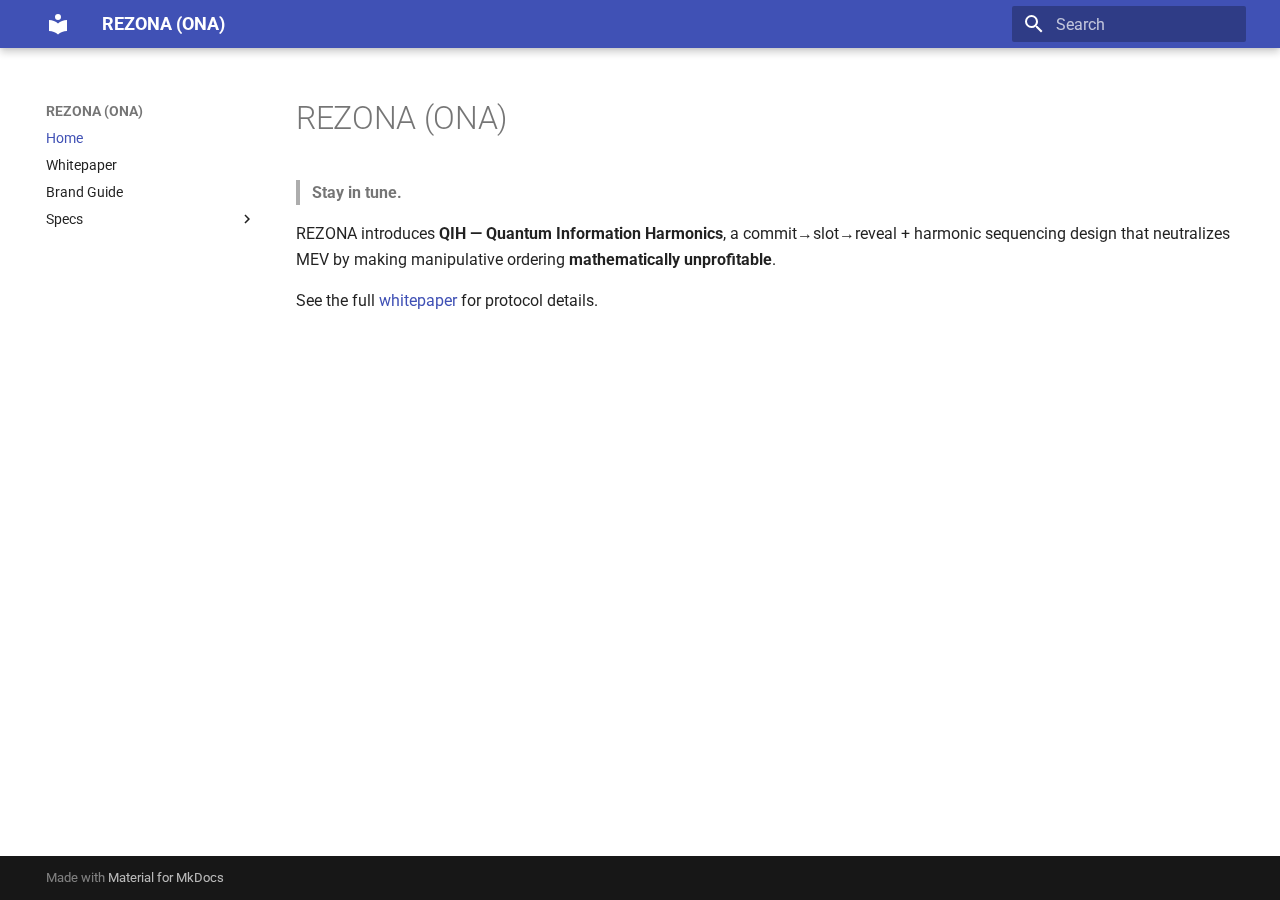
<file: index.html>
<!doctype html>
<html lang="en" class="no-js">
  <head>
    
      <meta charset="utf-8">
      <meta name="viewport" content="width=device-width,initial-scale=1">
      
        <meta name="description" content="REZONA — a quantum-inspired, MEV-resistant blockchain.">
      
      
      
      
      
        <link rel="next" href="whitepaper/">
      
      
      <link rel="icon" href="assets/images/favicon.png">
      <meta name="generator" content="mkdocs-1.6.1, mkdocs-material-9.6.18">
    
    
      
        <title>REZONA (ONA)</title>
      
    
    
      <link rel="stylesheet" href="assets/stylesheets/main.7e37652d.min.css">
      
      


    
    
      
    
    
      
        
        
        <link rel="preconnect" href="https://fonts.gstatic.com" crossorigin>
        <link rel="stylesheet" href="https://fonts.googleapis.com/css?family=Roboto:300,300i,400,400i,700,700i%7CRoboto+Mono:400,400i,700,700i&display=fallback">
        <style>:root{--md-text-font:"Roboto";--md-code-font:"Roboto Mono"}</style>
      
    
    
    <script>__md_scope=new URL(".",location),__md_hash=e=>[...e].reduce(((e,_)=>(e<<5)-e+_.charCodeAt(0)),0),__md_get=(e,_=localStorage,t=__md_scope)=>JSON.parse(_.getItem(t.pathname+"."+e)),__md_set=(e,_,t=localStorage,a=__md_scope)=>{try{t.setItem(a.pathname+"."+e,JSON.stringify(_))}catch(e){}}</script>
    
      

    
    
    
  </head>
  
  
    <body dir="ltr">
  
    
    <input class="md-toggle" data-md-toggle="drawer" type="checkbox" id="__drawer" autocomplete="off">
    <input class="md-toggle" data-md-toggle="search" type="checkbox" id="__search" autocomplete="off">
    <label class="md-overlay" for="__drawer"></label>
    <div data-md-component="skip">
      
        
        <a href="#rezona-ona" class="md-skip">
          Skip to content
        </a>
      
    </div>
    <div data-md-component="announce">
      
    </div>
    
    
      

  

<header class="md-header md-header--shadow" data-md-component="header">
  <nav class="md-header__inner md-grid" aria-label="Header">
    <a href="." title="REZONA (ONA)" class="md-header__button md-logo" aria-label="REZONA (ONA)" data-md-component="logo">
      
  
  <svg xmlns="http://www.w3.org/2000/svg" viewBox="0 0 24 24"><path d="M12 8a3 3 0 0 0 3-3 3 3 0 0 0-3-3 3 3 0 0 0-3 3 3 3 0 0 0 3 3m0 3.54C9.64 9.35 6.5 8 3 8v11c3.5 0 6.64 1.35 9 3.54 2.36-2.19 5.5-3.54 9-3.54V8c-3.5 0-6.64 1.35-9 3.54"/></svg>

    </a>
    <label class="md-header__button md-icon" for="__drawer">
      
      <svg xmlns="http://www.w3.org/2000/svg" viewBox="0 0 24 24"><path d="M3 6h18v2H3zm0 5h18v2H3zm0 5h18v2H3z"/></svg>
    </label>
    <div class="md-header__title" data-md-component="header-title">
      <div class="md-header__ellipsis">
        <div class="md-header__topic">
          <span class="md-ellipsis">
            REZONA (ONA)
          </span>
        </div>
        <div class="md-header__topic" data-md-component="header-topic">
          <span class="md-ellipsis">
            
              Home
            
          </span>
        </div>
      </div>
    </div>
    
    
      <script>var palette=__md_get("__palette");if(palette&&palette.color){if("(prefers-color-scheme)"===palette.color.media){var media=matchMedia("(prefers-color-scheme: light)"),input=document.querySelector(media.matches?"[data-md-color-media='(prefers-color-scheme: light)']":"[data-md-color-media='(prefers-color-scheme: dark)']");palette.color.media=input.getAttribute("data-md-color-media"),palette.color.scheme=input.getAttribute("data-md-color-scheme"),palette.color.primary=input.getAttribute("data-md-color-primary"),palette.color.accent=input.getAttribute("data-md-color-accent")}for(var[key,value]of Object.entries(palette.color))document.body.setAttribute("data-md-color-"+key,value)}</script>
    
    
    
      
      
        <label class="md-header__button md-icon" for="__search">
          
          <svg xmlns="http://www.w3.org/2000/svg" viewBox="0 0 24 24"><path d="M9.5 3A6.5 6.5 0 0 1 16 9.5c0 1.61-.59 3.09-1.56 4.23l.27.27h.79l5 5-1.5 1.5-5-5v-.79l-.27-.27A6.52 6.52 0 0 1 9.5 16 6.5 6.5 0 0 1 3 9.5 6.5 6.5 0 0 1 9.5 3m0 2C7 5 5 7 5 9.5S7 14 9.5 14 14 12 14 9.5 12 5 9.5 5"/></svg>
        </label>
        <div class="md-search" data-md-component="search" role="dialog">
  <label class="md-search__overlay" for="__search"></label>
  <div class="md-search__inner" role="search">
    <form class="md-search__form" name="search">
      <input type="text" class="md-search__input" name="query" aria-label="Search" placeholder="Search" autocapitalize="off" autocorrect="off" autocomplete="off" spellcheck="false" data-md-component="search-query" required>
      <label class="md-search__icon md-icon" for="__search">
        
        <svg xmlns="http://www.w3.org/2000/svg" viewBox="0 0 24 24"><path d="M9.5 3A6.5 6.5 0 0 1 16 9.5c0 1.61-.59 3.09-1.56 4.23l.27.27h.79l5 5-1.5 1.5-5-5v-.79l-.27-.27A6.52 6.52 0 0 1 9.5 16 6.5 6.5 0 0 1 3 9.5 6.5 6.5 0 0 1 9.5 3m0 2C7 5 5 7 5 9.5S7 14 9.5 14 14 12 14 9.5 12 5 9.5 5"/></svg>
        
        <svg xmlns="http://www.w3.org/2000/svg" viewBox="0 0 24 24"><path d="M20 11v2H8l5.5 5.5-1.42 1.42L4.16 12l7.92-7.92L13.5 5.5 8 11z"/></svg>
      </label>
      <nav class="md-search__options" aria-label="Search">
        
        <button type="reset" class="md-search__icon md-icon" title="Clear" aria-label="Clear" tabindex="-1">
          
          <svg xmlns="http://www.w3.org/2000/svg" viewBox="0 0 24 24"><path d="M19 6.41 17.59 5 12 10.59 6.41 5 5 6.41 10.59 12 5 17.59 6.41 19 12 13.41 17.59 19 19 17.59 13.41 12z"/></svg>
        </button>
      </nav>
      
    </form>
    <div class="md-search__output">
      <div class="md-search__scrollwrap" tabindex="0" data-md-scrollfix>
        <div class="md-search-result" data-md-component="search-result">
          <div class="md-search-result__meta">
            Initializing search
          </div>
          <ol class="md-search-result__list" role="presentation"></ol>
        </div>
      </div>
    </div>
  </div>
</div>
      
    
    
  </nav>
  
</header>
    
    <div class="md-container" data-md-component="container">
      
      
        
          
        
      
      <main class="md-main" data-md-component="main">
        <div class="md-main__inner md-grid">
          
            
              
              <div class="md-sidebar md-sidebar--primary" data-md-component="sidebar" data-md-type="navigation" >
                <div class="md-sidebar__scrollwrap">
                  <div class="md-sidebar__inner">
                    



  

<nav class="md-nav md-nav--primary md-nav--integrated" aria-label="Navigation" data-md-level="0">
  <label class="md-nav__title" for="__drawer">
    <a href="." title="REZONA (ONA)" class="md-nav__button md-logo" aria-label="REZONA (ONA)" data-md-component="logo">
      
  
  <svg xmlns="http://www.w3.org/2000/svg" viewBox="0 0 24 24"><path d="M12 8a3 3 0 0 0 3-3 3 3 0 0 0-3-3 3 3 0 0 0-3 3 3 3 0 0 0 3 3m0 3.54C9.64 9.35 6.5 8 3 8v11c3.5 0 6.64 1.35 9 3.54 2.36-2.19 5.5-3.54 9-3.54V8c-3.5 0-6.64 1.35-9 3.54"/></svg>

    </a>
    REZONA (ONA)
  </label>
  
  <ul class="md-nav__list" data-md-scrollfix>
    
      
      
  
  
    
  
  
  
    <li class="md-nav__item md-nav__item--active">
      
      <input class="md-nav__toggle md-toggle" type="checkbox" id="__toc">
      
      
        
      
      
      <a href="." class="md-nav__link md-nav__link--active">
        
  
  
  <span class="md-ellipsis">
    Home
    
  </span>
  

      </a>
      
    </li>
  

    
      
      
  
  
  
  
    <li class="md-nav__item">
      <a href="whitepaper/" class="md-nav__link">
        
  
  
  <span class="md-ellipsis">
    Whitepaper
    
  </span>
  

      </a>
    </li>
  

    
      
      
  
  
  
  
    <li class="md-nav__item">
      <a href="brand-guide/" class="md-nav__link">
        
  
  
  <span class="md-ellipsis">
    Brand Guide
    
  </span>
  

      </a>
    </li>
  

    
      
      
  
  
  
  
    
    
    
    
    
    <li class="md-nav__item md-nav__item--nested">
      
        
        
        <input class="md-nav__toggle md-toggle " type="checkbox" id="__nav_4" >
        
          
          <label class="md-nav__link" for="__nav_4" id="__nav_4_label" tabindex="0">
            
  
  
  <span class="md-ellipsis">
    Specs
    
  </span>
  

            <span class="md-nav__icon md-icon"></span>
          </label>
        
        <nav class="md-nav" data-md-level="1" aria-labelledby="__nav_4_label" aria-expanded="false">
          <label class="md-nav__title" for="__nav_4">
            <span class="md-nav__icon md-icon"></span>
            Specs
          </label>
          <ul class="md-nav__list" data-md-scrollfix>
            
              
                
  
  
  
  
    <li class="md-nav__item">
      <a href="specs/exchange-fairness-addon/" class="md-nav__link">
        
  
  
  <span class="md-ellipsis">
    Exchange Fairness Add-On
    
  </span>
  

      </a>
    </li>
  

              
            
          </ul>
        </nav>
      
    </li>
  

    
  </ul>
</nav>
                  </div>
                </div>
              </div>
            
            
          
          
            <div class="md-content" data-md-component="content">
              <article class="md-content__inner md-typeset">
                
                  



<h1 id="rezona-ona">REZONA (ONA)</h1>
<blockquote>
<p><strong>Stay in tune.</strong></p>
</blockquote>
<p>REZONA introduces <strong>QIH — Quantum Information Harmonics</strong>, a commit→slot→reveal + harmonic sequencing
design that neutralizes MEV by making manipulative ordering <strong>mathematically unprofitable</strong>.</p>
<p>See the full <a href="whitepaper/">whitepaper</a> for protocol details.</p>












                
              </article>
            </div>
          
          
<script>var target=document.getElementById(location.hash.slice(1));target&&target.name&&(target.checked=target.name.startsWith("__tabbed_"))</script>
        </div>
        
      </main>
      
        <footer class="md-footer">
  
  <div class="md-footer-meta md-typeset">
    <div class="md-footer-meta__inner md-grid">
      <div class="md-copyright">
  
  
    Made with
    <a href="https://squidfunk.github.io/mkdocs-material/" target="_blank" rel="noopener">
      Material for MkDocs
    </a>
  
</div>
      
    </div>
  </div>
</footer>
      
    </div>
    <div class="md-dialog" data-md-component="dialog">
      <div class="md-dialog__inner md-typeset"></div>
    </div>
    
    
    
      
      <script id="__config" type="application/json">{"base": ".", "features": ["navigation.instant", "toc.integrate"], "search": "assets/javascripts/workers/search.973d3a69.min.js", "tags": null, "translations": {"clipboard.copied": "Copied to clipboard", "clipboard.copy": "Copy to clipboard", "search.result.more.one": "1 more on this page", "search.result.more.other": "# more on this page", "search.result.none": "No matching documents", "search.result.one": "1 matching document", "search.result.other": "# matching documents", "search.result.placeholder": "Type to start searching", "search.result.term.missing": "Missing", "select.version": "Select version"}, "version": null}</script>
    
    
      <script src="assets/javascripts/bundle.92b07e13.min.js"></script>
      
    
  </body>
</html>
</file>
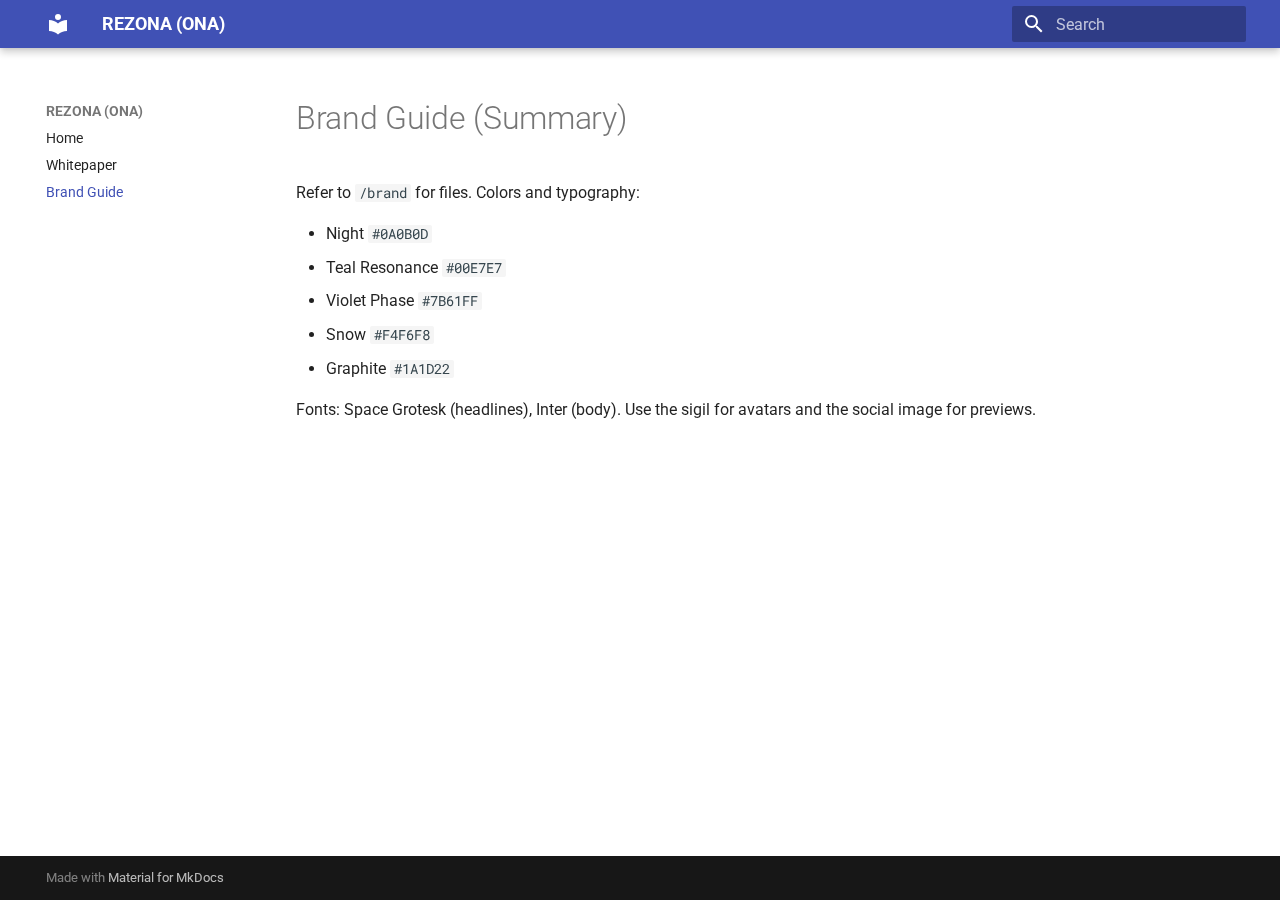
<file: brand-guide/index.html>
<!doctype html>
<html lang="en" class="no-js">
  <head>
    
      <meta charset="utf-8">
      <meta name="viewport" content="width=device-width,initial-scale=1">
      
        <meta name="description" content="REZONA — a quantum-inspired, MEV-resistant blockchain.">
      
      
      
      
        <link rel="prev" href="../whitepaper/">
      
      
      
      <link rel="icon" href="../assets/images/favicon.png">
      <meta name="generator" content="mkdocs-1.6.1, mkdocs-material-9.6.18">
    
    
      
        <title>Brand Guide - REZONA (ONA)</title>
      
    
    
      <link rel="stylesheet" href="../assets/stylesheets/main.7e37652d.min.css">
      
      


    
    
      
    
    
      
        
        
        <link rel="preconnect" href="https://fonts.gstatic.com" crossorigin>
        <link rel="stylesheet" href="https://fonts.googleapis.com/css?family=Roboto:300,300i,400,400i,700,700i%7CRoboto+Mono:400,400i,700,700i&display=fallback">
        <style>:root{--md-text-font:"Roboto";--md-code-font:"Roboto Mono"}</style>
      
    
    
    <script>__md_scope=new URL("..",location),__md_hash=e=>[...e].reduce(((e,_)=>(e<<5)-e+_.charCodeAt(0)),0),__md_get=(e,_=localStorage,t=__md_scope)=>JSON.parse(_.getItem(t.pathname+"."+e)),__md_set=(e,_,t=localStorage,a=__md_scope)=>{try{t.setItem(a.pathname+"."+e,JSON.stringify(_))}catch(e){}}</script>
    
      

    
    
    
  </head>
  
  
    <body dir="ltr">
  
    
    <input class="md-toggle" data-md-toggle="drawer" type="checkbox" id="__drawer" autocomplete="off">
    <input class="md-toggle" data-md-toggle="search" type="checkbox" id="__search" autocomplete="off">
    <label class="md-overlay" for="__drawer"></label>
    <div data-md-component="skip">
      
        
        <a href="#brand-guide-summary" class="md-skip">
          Skip to content
        </a>
      
    </div>
    <div data-md-component="announce">
      
    </div>
    
    
      

  

<header class="md-header md-header--shadow" data-md-component="header">
  <nav class="md-header__inner md-grid" aria-label="Header">
    <a href=".." title="REZONA (ONA)" class="md-header__button md-logo" aria-label="REZONA (ONA)" data-md-component="logo">
      
  
  <svg xmlns="http://www.w3.org/2000/svg" viewBox="0 0 24 24"><path d="M12 8a3 3 0 0 0 3-3 3 3 0 0 0-3-3 3 3 0 0 0-3 3 3 3 0 0 0 3 3m0 3.54C9.64 9.35 6.5 8 3 8v11c3.5 0 6.64 1.35 9 3.54 2.36-2.19 5.5-3.54 9-3.54V8c-3.5 0-6.64 1.35-9 3.54"/></svg>

    </a>
    <label class="md-header__button md-icon" for="__drawer">
      
      <svg xmlns="http://www.w3.org/2000/svg" viewBox="0 0 24 24"><path d="M3 6h18v2H3zm0 5h18v2H3zm0 5h18v2H3z"/></svg>
    </label>
    <div class="md-header__title" data-md-component="header-title">
      <div class="md-header__ellipsis">
        <div class="md-header__topic">
          <span class="md-ellipsis">
            REZONA (ONA)
          </span>
        </div>
        <div class="md-header__topic" data-md-component="header-topic">
          <span class="md-ellipsis">
            
              Brand Guide
            
          </span>
        </div>
      </div>
    </div>
    
    
      <script>var palette=__md_get("__palette");if(palette&&palette.color){if("(prefers-color-scheme)"===palette.color.media){var media=matchMedia("(prefers-color-scheme: light)"),input=document.querySelector(media.matches?"[data-md-color-media='(prefers-color-scheme: light)']":"[data-md-color-media='(prefers-color-scheme: dark)']");palette.color.media=input.getAttribute("data-md-color-media"),palette.color.scheme=input.getAttribute("data-md-color-scheme"),palette.color.primary=input.getAttribute("data-md-color-primary"),palette.color.accent=input.getAttribute("data-md-color-accent")}for(var[key,value]of Object.entries(palette.color))document.body.setAttribute("data-md-color-"+key,value)}</script>
    
    
    
      
      
        <label class="md-header__button md-icon" for="__search">
          
          <svg xmlns="http://www.w3.org/2000/svg" viewBox="0 0 24 24"><path d="M9.5 3A6.5 6.5 0 0 1 16 9.5c0 1.61-.59 3.09-1.56 4.23l.27.27h.79l5 5-1.5 1.5-5-5v-.79l-.27-.27A6.52 6.52 0 0 1 9.5 16 6.5 6.5 0 0 1 3 9.5 6.5 6.5 0 0 1 9.5 3m0 2C7 5 5 7 5 9.5S7 14 9.5 14 14 12 14 9.5 12 5 9.5 5"/></svg>
        </label>
        <div class="md-search" data-md-component="search" role="dialog">
  <label class="md-search__overlay" for="__search"></label>
  <div class="md-search__inner" role="search">
    <form class="md-search__form" name="search">
      <input type="text" class="md-search__input" name="query" aria-label="Search" placeholder="Search" autocapitalize="off" autocorrect="off" autocomplete="off" spellcheck="false" data-md-component="search-query" required>
      <label class="md-search__icon md-icon" for="__search">
        
        <svg xmlns="http://www.w3.org/2000/svg" viewBox="0 0 24 24"><path d="M9.5 3A6.5 6.5 0 0 1 16 9.5c0 1.61-.59 3.09-1.56 4.23l.27.27h.79l5 5-1.5 1.5-5-5v-.79l-.27-.27A6.52 6.52 0 0 1 9.5 16 6.5 6.5 0 0 1 3 9.5 6.5 6.5 0 0 1 9.5 3m0 2C7 5 5 7 5 9.5S7 14 9.5 14 14 12 14 9.5 12 5 9.5 5"/></svg>
        
        <svg xmlns="http://www.w3.org/2000/svg" viewBox="0 0 24 24"><path d="M20 11v2H8l5.5 5.5-1.42 1.42L4.16 12l7.92-7.92L13.5 5.5 8 11z"/></svg>
      </label>
      <nav class="md-search__options" aria-label="Search">
        
        <button type="reset" class="md-search__icon md-icon" title="Clear" aria-label="Clear" tabindex="-1">
          
          <svg xmlns="http://www.w3.org/2000/svg" viewBox="0 0 24 24"><path d="M19 6.41 17.59 5 12 10.59 6.41 5 5 6.41 10.59 12 5 17.59 6.41 19 12 13.41 17.59 19 19 17.59 13.41 12z"/></svg>
        </button>
      </nav>
      
    </form>
    <div class="md-search__output">
      <div class="md-search__scrollwrap" tabindex="0" data-md-scrollfix>
        <div class="md-search-result" data-md-component="search-result">
          <div class="md-search-result__meta">
            Initializing search
          </div>
          <ol class="md-search-result__list" role="presentation"></ol>
        </div>
      </div>
    </div>
  </div>
</div>
      
    
    
  </nav>
  
</header>
    
    <div class="md-container" data-md-component="container">
      
      
        
          
        
      
      <main class="md-main" data-md-component="main">
        <div class="md-main__inner md-grid">
          
            
              
              <div class="md-sidebar md-sidebar--primary" data-md-component="sidebar" data-md-type="navigation" >
                <div class="md-sidebar__scrollwrap">
                  <div class="md-sidebar__inner">
                    



  

<nav class="md-nav md-nav--primary md-nav--integrated" aria-label="Navigation" data-md-level="0">
  <label class="md-nav__title" for="__drawer">
    <a href=".." title="REZONA (ONA)" class="md-nav__button md-logo" aria-label="REZONA (ONA)" data-md-component="logo">
      
  
  <svg xmlns="http://www.w3.org/2000/svg" viewBox="0 0 24 24"><path d="M12 8a3 3 0 0 0 3-3 3 3 0 0 0-3-3 3 3 0 0 0-3 3 3 3 0 0 0 3 3m0 3.54C9.64 9.35 6.5 8 3 8v11c3.5 0 6.64 1.35 9 3.54 2.36-2.19 5.5-3.54 9-3.54V8c-3.5 0-6.64 1.35-9 3.54"/></svg>

    </a>
    REZONA (ONA)
  </label>
  
  <ul class="md-nav__list" data-md-scrollfix>
    
      
      
  
  
  
  
    <li class="md-nav__item">
      <a href=".." class="md-nav__link">
        
  
  
  <span class="md-ellipsis">
    Home
    
  </span>
  

      </a>
    </li>
  

    
      
      
  
  
  
  
    <li class="md-nav__item">
      <a href="../whitepaper/" class="md-nav__link">
        
  
  
  <span class="md-ellipsis">
    Whitepaper
    
  </span>
  

      </a>
    </li>
  

    
      
      
  
  
    
  
  
  
    <li class="md-nav__item md-nav__item--active">
      
      <input class="md-nav__toggle md-toggle" type="checkbox" id="__toc">
      
      
        
      
      
      <a href="./" class="md-nav__link md-nav__link--active">
        
  
  
  <span class="md-ellipsis">
    Brand Guide
    
  </span>
  

      </a>
      
    </li>
  

    
  </ul>
</nav>
                  </div>
                </div>
              </div>
            
            
          
          
            <div class="md-content" data-md-component="content">
              <article class="md-content__inner md-typeset">
                
                  



<h1 id="brand-guide-summary">Brand Guide (Summary)</h1>
<p>Refer to <code>/brand</code> for files. Colors and typography:</p>
<ul>
<li>Night <code>#0A0B0D</code></li>
<li>Teal Resonance <code>#00E7E7</code></li>
<li>Violet Phase <code>#7B61FF</code></li>
<li>Snow <code>#F4F6F8</code></li>
<li>Graphite <code>#1A1D22</code></li>
</ul>
<p>Fonts: Space Grotesk (headlines), Inter (body). Use the sigil for avatars and the social image for previews.</p>












                
              </article>
            </div>
          
          
<script>var target=document.getElementById(location.hash.slice(1));target&&target.name&&(target.checked=target.name.startsWith("__tabbed_"))</script>
        </div>
        
      </main>
      
        <footer class="md-footer">
  
  <div class="md-footer-meta md-typeset">
    <div class="md-footer-meta__inner md-grid">
      <div class="md-copyright">
  
  
    Made with
    <a href="https://squidfunk.github.io/mkdocs-material/" target="_blank" rel="noopener">
      Material for MkDocs
    </a>
  
</div>
      
    </div>
  </div>
</footer>
      
    </div>
    <div class="md-dialog" data-md-component="dialog">
      <div class="md-dialog__inner md-typeset"></div>
    </div>
    
    
    
      
      <script id="__config" type="application/json">{"base": "..", "features": ["navigation.instant", "toc.integrate"], "search": "../assets/javascripts/workers/search.973d3a69.min.js", "tags": null, "translations": {"clipboard.copied": "Copied to clipboard", "clipboard.copy": "Copy to clipboard", "search.result.more.one": "1 more on this page", "search.result.more.other": "# more on this page", "search.result.none": "No matching documents", "search.result.one": "1 matching document", "search.result.other": "# matching documents", "search.result.placeholder": "Type to start searching", "search.result.term.missing": "Missing", "select.version": "Select version"}, "version": null}</script>
    
    
      <script src="../assets/javascripts/bundle.92b07e13.min.js"></script>
      
    
  </body>
</html>
</file>
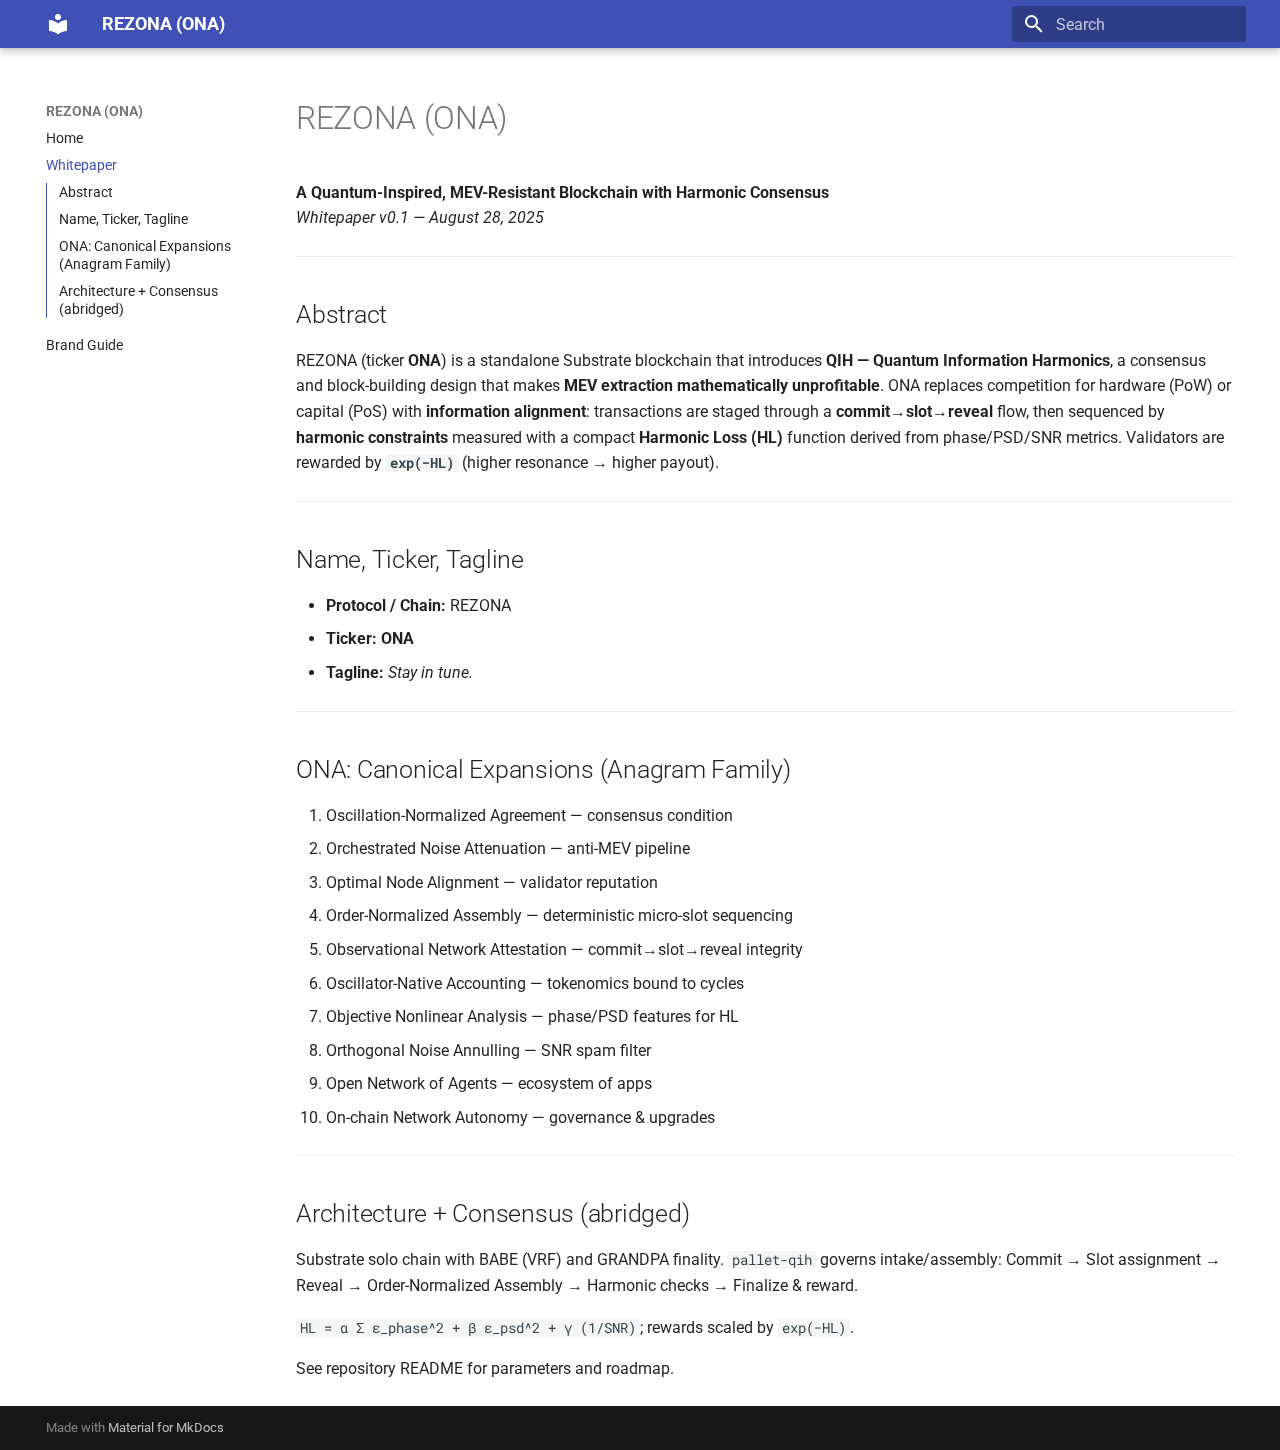
<file: whitepaper/index.html>
<!doctype html>
<html lang="en" class="no-js">
  <head>
    
      <meta charset="utf-8">
      <meta name="viewport" content="width=device-width,initial-scale=1">
      
        <meta name="description" content="REZONA — a quantum-inspired, MEV-resistant blockchain.">
      
      
      
      
        <link rel="prev" href="..">
      
      
        <link rel="next" href="../brand-guide/">
      
      
      <link rel="icon" href="../assets/images/favicon.png">
      <meta name="generator" content="mkdocs-1.6.1, mkdocs-material-9.6.18">
    
    
      
        <title>Whitepaper - REZONA (ONA)</title>
      
    
    
      <link rel="stylesheet" href="../assets/stylesheets/main.7e37652d.min.css">
      
      


    
    
      
    
    
      
        
        
        <link rel="preconnect" href="https://fonts.gstatic.com" crossorigin>
        <link rel="stylesheet" href="https://fonts.googleapis.com/css?family=Roboto:300,300i,400,400i,700,700i%7CRoboto+Mono:400,400i,700,700i&display=fallback">
        <style>:root{--md-text-font:"Roboto";--md-code-font:"Roboto Mono"}</style>
      
    
    
    <script>__md_scope=new URL("..",location),__md_hash=e=>[...e].reduce(((e,_)=>(e<<5)-e+_.charCodeAt(0)),0),__md_get=(e,_=localStorage,t=__md_scope)=>JSON.parse(_.getItem(t.pathname+"."+e)),__md_set=(e,_,t=localStorage,a=__md_scope)=>{try{t.setItem(a.pathname+"."+e,JSON.stringify(_))}catch(e){}}</script>
    
      

    
    
    
  </head>
  
  
    <body dir="ltr">
  
    
    <input class="md-toggle" data-md-toggle="drawer" type="checkbox" id="__drawer" autocomplete="off">
    <input class="md-toggle" data-md-toggle="search" type="checkbox" id="__search" autocomplete="off">
    <label class="md-overlay" for="__drawer"></label>
    <div data-md-component="skip">
      
        
        <a href="#rezona-ona" class="md-skip">
          Skip to content
        </a>
      
    </div>
    <div data-md-component="announce">
      
    </div>
    
    
      

  

<header class="md-header md-header--shadow" data-md-component="header">
  <nav class="md-header__inner md-grid" aria-label="Header">
    <a href=".." title="REZONA (ONA)" class="md-header__button md-logo" aria-label="REZONA (ONA)" data-md-component="logo">
      
  
  <svg xmlns="http://www.w3.org/2000/svg" viewBox="0 0 24 24"><path d="M12 8a3 3 0 0 0 3-3 3 3 0 0 0-3-3 3 3 0 0 0-3 3 3 3 0 0 0 3 3m0 3.54C9.64 9.35 6.5 8 3 8v11c3.5 0 6.64 1.35 9 3.54 2.36-2.19 5.5-3.54 9-3.54V8c-3.5 0-6.64 1.35-9 3.54"/></svg>

    </a>
    <label class="md-header__button md-icon" for="__drawer">
      
      <svg xmlns="http://www.w3.org/2000/svg" viewBox="0 0 24 24"><path d="M3 6h18v2H3zm0 5h18v2H3zm0 5h18v2H3z"/></svg>
    </label>
    <div class="md-header__title" data-md-component="header-title">
      <div class="md-header__ellipsis">
        <div class="md-header__topic">
          <span class="md-ellipsis">
            REZONA (ONA)
          </span>
        </div>
        <div class="md-header__topic" data-md-component="header-topic">
          <span class="md-ellipsis">
            
              Whitepaper
            
          </span>
        </div>
      </div>
    </div>
    
    
      <script>var palette=__md_get("__palette");if(palette&&palette.color){if("(prefers-color-scheme)"===palette.color.media){var media=matchMedia("(prefers-color-scheme: light)"),input=document.querySelector(media.matches?"[data-md-color-media='(prefers-color-scheme: light)']":"[data-md-color-media='(prefers-color-scheme: dark)']");palette.color.media=input.getAttribute("data-md-color-media"),palette.color.scheme=input.getAttribute("data-md-color-scheme"),palette.color.primary=input.getAttribute("data-md-color-primary"),palette.color.accent=input.getAttribute("data-md-color-accent")}for(var[key,value]of Object.entries(palette.color))document.body.setAttribute("data-md-color-"+key,value)}</script>
    
    
    
      
      
        <label class="md-header__button md-icon" for="__search">
          
          <svg xmlns="http://www.w3.org/2000/svg" viewBox="0 0 24 24"><path d="M9.5 3A6.5 6.5 0 0 1 16 9.5c0 1.61-.59 3.09-1.56 4.23l.27.27h.79l5 5-1.5 1.5-5-5v-.79l-.27-.27A6.52 6.52 0 0 1 9.5 16 6.5 6.5 0 0 1 3 9.5 6.5 6.5 0 0 1 9.5 3m0 2C7 5 5 7 5 9.5S7 14 9.5 14 14 12 14 9.5 12 5 9.5 5"/></svg>
        </label>
        <div class="md-search" data-md-component="search" role="dialog">
  <label class="md-search__overlay" for="__search"></label>
  <div class="md-search__inner" role="search">
    <form class="md-search__form" name="search">
      <input type="text" class="md-search__input" name="query" aria-label="Search" placeholder="Search" autocapitalize="off" autocorrect="off" autocomplete="off" spellcheck="false" data-md-component="search-query" required>
      <label class="md-search__icon md-icon" for="__search">
        
        <svg xmlns="http://www.w3.org/2000/svg" viewBox="0 0 24 24"><path d="M9.5 3A6.5 6.5 0 0 1 16 9.5c0 1.61-.59 3.09-1.56 4.23l.27.27h.79l5 5-1.5 1.5-5-5v-.79l-.27-.27A6.52 6.52 0 0 1 9.5 16 6.5 6.5 0 0 1 3 9.5 6.5 6.5 0 0 1 9.5 3m0 2C7 5 5 7 5 9.5S7 14 9.5 14 14 12 14 9.5 12 5 9.5 5"/></svg>
        
        <svg xmlns="http://www.w3.org/2000/svg" viewBox="0 0 24 24"><path d="M20 11v2H8l5.5 5.5-1.42 1.42L4.16 12l7.92-7.92L13.5 5.5 8 11z"/></svg>
      </label>
      <nav class="md-search__options" aria-label="Search">
        
        <button type="reset" class="md-search__icon md-icon" title="Clear" aria-label="Clear" tabindex="-1">
          
          <svg xmlns="http://www.w3.org/2000/svg" viewBox="0 0 24 24"><path d="M19 6.41 17.59 5 12 10.59 6.41 5 5 6.41 10.59 12 5 17.59 6.41 19 12 13.41 17.59 19 19 17.59 13.41 12z"/></svg>
        </button>
      </nav>
      
    </form>
    <div class="md-search__output">
      <div class="md-search__scrollwrap" tabindex="0" data-md-scrollfix>
        <div class="md-search-result" data-md-component="search-result">
          <div class="md-search-result__meta">
            Initializing search
          </div>
          <ol class="md-search-result__list" role="presentation"></ol>
        </div>
      </div>
    </div>
  </div>
</div>
      
    
    
  </nav>
  
</header>
    
    <div class="md-container" data-md-component="container">
      
      
        
          
        
      
      <main class="md-main" data-md-component="main">
        <div class="md-main__inner md-grid">
          
            
              
              <div class="md-sidebar md-sidebar--primary" data-md-component="sidebar" data-md-type="navigation" >
                <div class="md-sidebar__scrollwrap">
                  <div class="md-sidebar__inner">
                    



  

<nav class="md-nav md-nav--primary md-nav--integrated" aria-label="Navigation" data-md-level="0">
  <label class="md-nav__title" for="__drawer">
    <a href=".." title="REZONA (ONA)" class="md-nav__button md-logo" aria-label="REZONA (ONA)" data-md-component="logo">
      
  
  <svg xmlns="http://www.w3.org/2000/svg" viewBox="0 0 24 24"><path d="M12 8a3 3 0 0 0 3-3 3 3 0 0 0-3-3 3 3 0 0 0-3 3 3 3 0 0 0 3 3m0 3.54C9.64 9.35 6.5 8 3 8v11c3.5 0 6.64 1.35 9 3.54 2.36-2.19 5.5-3.54 9-3.54V8c-3.5 0-6.64 1.35-9 3.54"/></svg>

    </a>
    REZONA (ONA)
  </label>
  
  <ul class="md-nav__list" data-md-scrollfix>
    
      
      
  
  
  
  
    <li class="md-nav__item">
      <a href=".." class="md-nav__link">
        
  
  
  <span class="md-ellipsis">
    Home
    
  </span>
  

      </a>
    </li>
  

    
      
      
  
  
    
  
  
  
    <li class="md-nav__item md-nav__item--active">
      
      <input class="md-nav__toggle md-toggle" type="checkbox" id="__toc">
      
      
        
      
      
        <label class="md-nav__link md-nav__link--active" for="__toc">
          
  
  
  <span class="md-ellipsis">
    Whitepaper
    
  </span>
  

          <span class="md-nav__icon md-icon"></span>
        </label>
      
      <a href="./" class="md-nav__link md-nav__link--active">
        
  
  
  <span class="md-ellipsis">
    Whitepaper
    
  </span>
  

      </a>
      
        

<nav class="md-nav md-nav--secondary" aria-label="Table of contents">
  
  
  
    
  
  
    <label class="md-nav__title" for="__toc">
      <span class="md-nav__icon md-icon"></span>
      Table of contents
    </label>
    <ul class="md-nav__list" data-md-component="toc" data-md-scrollfix>
      
        <li class="md-nav__item">
  <a href="#abstract" class="md-nav__link">
    <span class="md-ellipsis">
      Abstract
    </span>
  </a>
  
</li>
      
        <li class="md-nav__item">
  <a href="#name-ticker-tagline" class="md-nav__link">
    <span class="md-ellipsis">
      Name, Ticker, Tagline
    </span>
  </a>
  
</li>
      
        <li class="md-nav__item">
  <a href="#ona-canonical-expansions-anagram-family" class="md-nav__link">
    <span class="md-ellipsis">
      ONA: Canonical Expansions (Anagram Family)
    </span>
  </a>
  
</li>
      
        <li class="md-nav__item">
  <a href="#architecture-consensus-abridged" class="md-nav__link">
    <span class="md-ellipsis">
      Architecture + Consensus (abridged)
    </span>
  </a>
  
</li>
      
    </ul>
  
</nav>
      
    </li>
  

    
      
      
  
  
  
  
    <li class="md-nav__item">
      <a href="../brand-guide/" class="md-nav__link">
        
  
  
  <span class="md-ellipsis">
    Brand Guide
    
  </span>
  

      </a>
    </li>
  

    
  </ul>
</nav>
                  </div>
                </div>
              </div>
            
            
          
          
            <div class="md-content" data-md-component="content">
              <article class="md-content__inner md-typeset">
                
                  



<h1 id="rezona-ona">REZONA (ONA)</h1>
<p><strong>A Quantum-Inspired, MEV-Resistant Blockchain with Harmonic Consensus</strong><br />
<em>Whitepaper v0.1 — August 28, 2025</em></p>
<hr />
<h2 id="abstract">Abstract</h2>
<p>REZONA (ticker <strong>ONA</strong>) is a standalone Substrate blockchain that introduces <strong>QIH — Quantum Information Harmonics</strong>,
a consensus and block-building design that makes <strong>MEV extraction mathematically unprofitable</strong>.
ONA replaces competition for hardware (PoW) or capital (PoS) with <strong>information alignment</strong>:
transactions are staged through a <strong>commit→slot→reveal</strong> flow, then sequenced by <strong>harmonic constraints</strong>
measured with a compact <strong>Harmonic Loss (HL)</strong> function derived from phase/PSD/SNR metrics.
Validators are rewarded by <strong><code>exp(−HL)</code></strong> (higher resonance → higher payout).</p>
<hr />
<h2 id="name-ticker-tagline">Name, Ticker, Tagline</h2>
<ul>
<li><strong>Protocol / Chain:</strong> REZONA  </li>
<li><strong>Ticker:</strong> <strong>ONA</strong>  </li>
<li><strong>Tagline:</strong> <em>Stay in tune.</em></li>
</ul>
<hr />
<h2 id="ona-canonical-expansions-anagram-family">ONA: Canonical Expansions (Anagram Family)</h2>
<ol>
<li>Oscillation-Normalized Agreement — consensus condition  </li>
<li>Orchestrated Noise Attenuation — anti-MEV pipeline  </li>
<li>Optimal Node Alignment — validator reputation  </li>
<li>Order-Normalized Assembly — deterministic micro-slot sequencing  </li>
<li>Observational Network Attestation — commit→slot→reveal integrity  </li>
<li>Oscillator-Native Accounting — tokenomics bound to cycles  </li>
<li>Objective Nonlinear Analysis — phase/PSD features for HL  </li>
<li>Orthogonal Noise Annulling — SNR spam filter  </li>
<li>Open Network of Agents — ecosystem of apps  </li>
<li>On-chain Network Autonomy — governance &amp; upgrades</li>
</ol>
<hr />
<h2 id="architecture-consensus-abridged">Architecture + Consensus (abridged)</h2>
<p>Substrate solo chain with BABE (VRF) and GRANDPA finality.
<code>pallet-qih</code> governs intake/assembly: Commit → Slot assignment → Reveal →
Order-Normalized Assembly → Harmonic checks → Finalize &amp; reward.</p>
<p><code>HL = α Σ ε_phase^2 + β ε_psd^2 + γ (1/SNR)</code>; rewards scaled by <code>exp(−HL)</code>.</p>
<p>See repository README for parameters and roadmap.</p>












                
              </article>
            </div>
          
          
<script>var target=document.getElementById(location.hash.slice(1));target&&target.name&&(target.checked=target.name.startsWith("__tabbed_"))</script>
        </div>
        
      </main>
      
        <footer class="md-footer">
  
  <div class="md-footer-meta md-typeset">
    <div class="md-footer-meta__inner md-grid">
      <div class="md-copyright">
  
  
    Made with
    <a href="https://squidfunk.github.io/mkdocs-material/" target="_blank" rel="noopener">
      Material for MkDocs
    </a>
  
</div>
      
    </div>
  </div>
</footer>
      
    </div>
    <div class="md-dialog" data-md-component="dialog">
      <div class="md-dialog__inner md-typeset"></div>
    </div>
    
    
    
      
      <script id="__config" type="application/json">{"base": "..", "features": ["navigation.instant", "toc.integrate"], "search": "../assets/javascripts/workers/search.973d3a69.min.js", "tags": null, "translations": {"clipboard.copied": "Copied to clipboard", "clipboard.copy": "Copy to clipboard", "search.result.more.one": "1 more on this page", "search.result.more.other": "# more on this page", "search.result.none": "No matching documents", "search.result.one": "1 matching document", "search.result.other": "# matching documents", "search.result.placeholder": "Type to start searching", "search.result.term.missing": "Missing", "select.version": "Select version"}, "version": null}</script>
    
    
      <script src="../assets/javascripts/bundle.92b07e13.min.js"></script>
      
    
  </body>
</html>
</file>
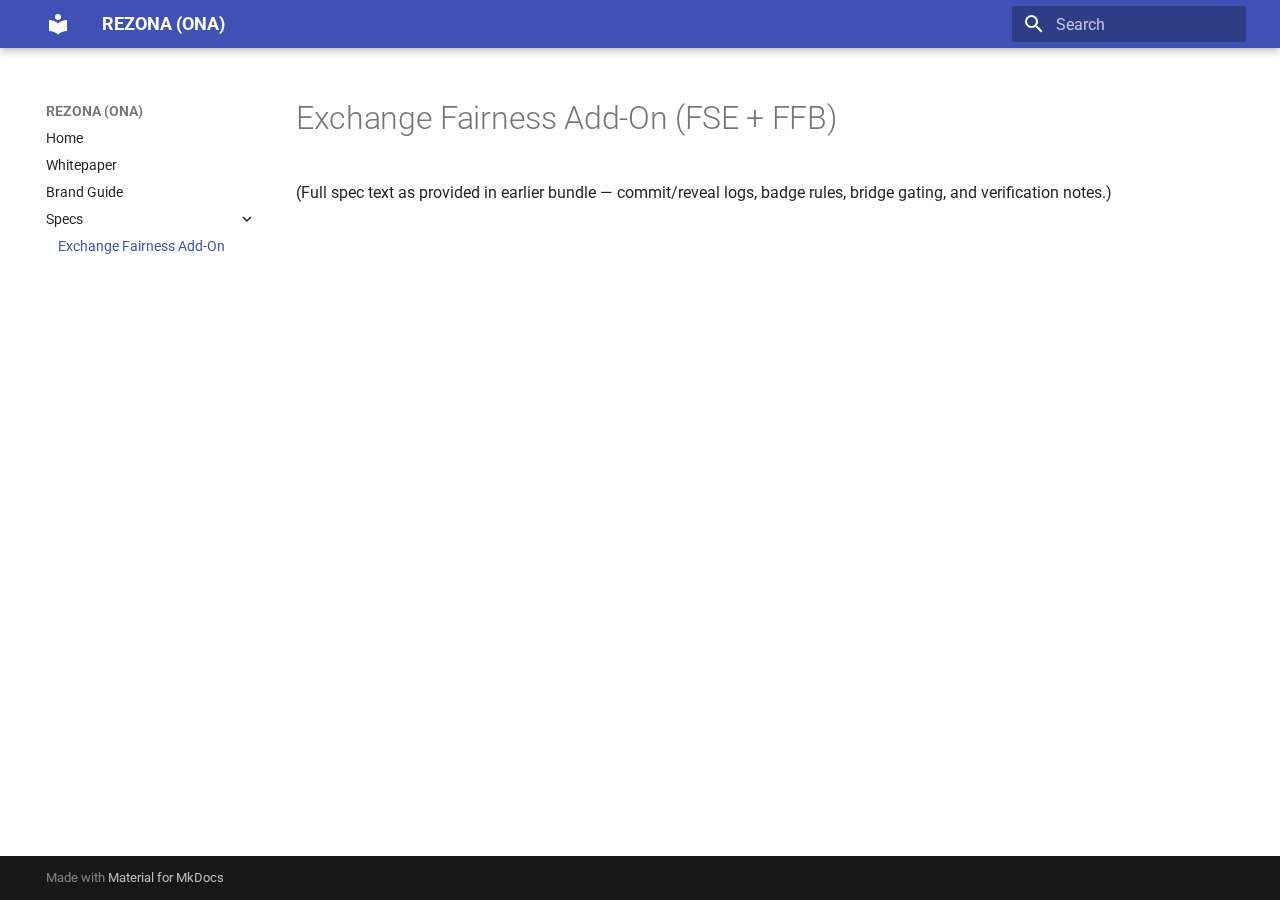
<file: specs/exchange-fairness-addon/index.html>
<!doctype html>
<html lang="en" class="no-js">
  <head>
    
      <meta charset="utf-8">
      <meta name="viewport" content="width=device-width,initial-scale=1">
      
        <meta name="description" content="REZONA — a quantum-inspired, MEV-resistant blockchain.">
      
      
      
      
        <link rel="prev" href="../../brand-guide/">
      
      
      
      <link rel="icon" href="../../assets/images/favicon.png">
      <meta name="generator" content="mkdocs-1.6.1, mkdocs-material-9.6.18">
    
    
      
        <title>Exchange Fairness Add-On - REZONA (ONA)</title>
      
    
    
      <link rel="stylesheet" href="../../assets/stylesheets/main.7e37652d.min.css">
      
      


    
    
      
    
    
      
        
        
        <link rel="preconnect" href="https://fonts.gstatic.com" crossorigin>
        <link rel="stylesheet" href="https://fonts.googleapis.com/css?family=Roboto:300,300i,400,400i,700,700i%7CRoboto+Mono:400,400i,700,700i&display=fallback">
        <style>:root{--md-text-font:"Roboto";--md-code-font:"Roboto Mono"}</style>
      
    
    
    <script>__md_scope=new URL("../..",location),__md_hash=e=>[...e].reduce(((e,_)=>(e<<5)-e+_.charCodeAt(0)),0),__md_get=(e,_=localStorage,t=__md_scope)=>JSON.parse(_.getItem(t.pathname+"."+e)),__md_set=(e,_,t=localStorage,a=__md_scope)=>{try{t.setItem(a.pathname+"."+e,JSON.stringify(_))}catch(e){}}</script>
    
      

    
    
    
  </head>
  
  
    <body dir="ltr">
  
    
    <input class="md-toggle" data-md-toggle="drawer" type="checkbox" id="__drawer" autocomplete="off">
    <input class="md-toggle" data-md-toggle="search" type="checkbox" id="__search" autocomplete="off">
    <label class="md-overlay" for="__drawer"></label>
    <div data-md-component="skip">
      
        
        <a href="#exchange-fairness-addon-fse-ffb" class="md-skip">
          Skip to content
        </a>
      
    </div>
    <div data-md-component="announce">
      
    </div>
    
    
      

  

<header class="md-header md-header--shadow" data-md-component="header">
  <nav class="md-header__inner md-grid" aria-label="Header">
    <a href="../.." title="REZONA (ONA)" class="md-header__button md-logo" aria-label="REZONA (ONA)" data-md-component="logo">
      
  
  <svg xmlns="http://www.w3.org/2000/svg" viewBox="0 0 24 24"><path d="M12 8a3 3 0 0 0 3-3 3 3 0 0 0-3-3 3 3 0 0 0-3 3 3 3 0 0 0 3 3m0 3.54C9.64 9.35 6.5 8 3 8v11c3.5 0 6.64 1.35 9 3.54 2.36-2.19 5.5-3.54 9-3.54V8c-3.5 0-6.64 1.35-9 3.54"/></svg>

    </a>
    <label class="md-header__button md-icon" for="__drawer">
      
      <svg xmlns="http://www.w3.org/2000/svg" viewBox="0 0 24 24"><path d="M3 6h18v2H3zm0 5h18v2H3zm0 5h18v2H3z"/></svg>
    </label>
    <div class="md-header__title" data-md-component="header-title">
      <div class="md-header__ellipsis">
        <div class="md-header__topic">
          <span class="md-ellipsis">
            REZONA (ONA)
          </span>
        </div>
        <div class="md-header__topic" data-md-component="header-topic">
          <span class="md-ellipsis">
            
              Exchange Fairness Add-On
            
          </span>
        </div>
      </div>
    </div>
    
    
      <script>var palette=__md_get("__palette");if(palette&&palette.color){if("(prefers-color-scheme)"===palette.color.media){var media=matchMedia("(prefers-color-scheme: light)"),input=document.querySelector(media.matches?"[data-md-color-media='(prefers-color-scheme: light)']":"[data-md-color-media='(prefers-color-scheme: dark)']");palette.color.media=input.getAttribute("data-md-color-media"),palette.color.scheme=input.getAttribute("data-md-color-scheme"),palette.color.primary=input.getAttribute("data-md-color-primary"),palette.color.accent=input.getAttribute("data-md-color-accent")}for(var[key,value]of Object.entries(palette.color))document.body.setAttribute("data-md-color-"+key,value)}</script>
    
    
    
      
      
        <label class="md-header__button md-icon" for="__search">
          
          <svg xmlns="http://www.w3.org/2000/svg" viewBox="0 0 24 24"><path d="M9.5 3A6.5 6.5 0 0 1 16 9.5c0 1.61-.59 3.09-1.56 4.23l.27.27h.79l5 5-1.5 1.5-5-5v-.79l-.27-.27A6.52 6.52 0 0 1 9.5 16 6.5 6.5 0 0 1 3 9.5 6.5 6.5 0 0 1 9.5 3m0 2C7 5 5 7 5 9.5S7 14 9.5 14 14 12 14 9.5 12 5 9.5 5"/></svg>
        </label>
        <div class="md-search" data-md-component="search" role="dialog">
  <label class="md-search__overlay" for="__search"></label>
  <div class="md-search__inner" role="search">
    <form class="md-search__form" name="search">
      <input type="text" class="md-search__input" name="query" aria-label="Search" placeholder="Search" autocapitalize="off" autocorrect="off" autocomplete="off" spellcheck="false" data-md-component="search-query" required>
      <label class="md-search__icon md-icon" for="__search">
        
        <svg xmlns="http://www.w3.org/2000/svg" viewBox="0 0 24 24"><path d="M9.5 3A6.5 6.5 0 0 1 16 9.5c0 1.61-.59 3.09-1.56 4.23l.27.27h.79l5 5-1.5 1.5-5-5v-.79l-.27-.27A6.52 6.52 0 0 1 9.5 16 6.5 6.5 0 0 1 3 9.5 6.5 6.5 0 0 1 9.5 3m0 2C7 5 5 7 5 9.5S7 14 9.5 14 14 12 14 9.5 12 5 9.5 5"/></svg>
        
        <svg xmlns="http://www.w3.org/2000/svg" viewBox="0 0 24 24"><path d="M20 11v2H8l5.5 5.5-1.42 1.42L4.16 12l7.92-7.92L13.5 5.5 8 11z"/></svg>
      </label>
      <nav class="md-search__options" aria-label="Search">
        
        <button type="reset" class="md-search__icon md-icon" title="Clear" aria-label="Clear" tabindex="-1">
          
          <svg xmlns="http://www.w3.org/2000/svg" viewBox="0 0 24 24"><path d="M19 6.41 17.59 5 12 10.59 6.41 5 5 6.41 10.59 12 5 17.59 6.41 19 12 13.41 17.59 19 19 17.59 13.41 12z"/></svg>
        </button>
      </nav>
      
    </form>
    <div class="md-search__output">
      <div class="md-search__scrollwrap" tabindex="0" data-md-scrollfix>
        <div class="md-search-result" data-md-component="search-result">
          <div class="md-search-result__meta">
            Initializing search
          </div>
          <ol class="md-search-result__list" role="presentation"></ol>
        </div>
      </div>
    </div>
  </div>
</div>
      
    
    
  </nav>
  
</header>
    
    <div class="md-container" data-md-component="container">
      
      
        
          
        
      
      <main class="md-main" data-md-component="main">
        <div class="md-main__inner md-grid">
          
            
              
              <div class="md-sidebar md-sidebar--primary" data-md-component="sidebar" data-md-type="navigation" >
                <div class="md-sidebar__scrollwrap">
                  <div class="md-sidebar__inner">
                    



  

<nav class="md-nav md-nav--primary md-nav--integrated" aria-label="Navigation" data-md-level="0">
  <label class="md-nav__title" for="__drawer">
    <a href="../.." title="REZONA (ONA)" class="md-nav__button md-logo" aria-label="REZONA (ONA)" data-md-component="logo">
      
  
  <svg xmlns="http://www.w3.org/2000/svg" viewBox="0 0 24 24"><path d="M12 8a3 3 0 0 0 3-3 3 3 0 0 0-3-3 3 3 0 0 0-3 3 3 3 0 0 0 3 3m0 3.54C9.64 9.35 6.5 8 3 8v11c3.5 0 6.64 1.35 9 3.54 2.36-2.19 5.5-3.54 9-3.54V8c-3.5 0-6.64 1.35-9 3.54"/></svg>

    </a>
    REZONA (ONA)
  </label>
  
  <ul class="md-nav__list" data-md-scrollfix>
    
      
      
  
  
  
  
    <li class="md-nav__item">
      <a href="../.." class="md-nav__link">
        
  
  
  <span class="md-ellipsis">
    Home
    
  </span>
  

      </a>
    </li>
  

    
      
      
  
  
  
  
    <li class="md-nav__item">
      <a href="../../whitepaper/" class="md-nav__link">
        
  
  
  <span class="md-ellipsis">
    Whitepaper
    
  </span>
  

      </a>
    </li>
  

    
      
      
  
  
  
  
    <li class="md-nav__item">
      <a href="../../brand-guide/" class="md-nav__link">
        
  
  
  <span class="md-ellipsis">
    Brand Guide
    
  </span>
  

      </a>
    </li>
  

    
      
      
  
  
    
  
  
  
    
    
    
    
    
    <li class="md-nav__item md-nav__item--active md-nav__item--nested">
      
        
        
        <input class="md-nav__toggle md-toggle " type="checkbox" id="__nav_4" checked>
        
          
          <label class="md-nav__link" for="__nav_4" id="__nav_4_label" tabindex="0">
            
  
  
  <span class="md-ellipsis">
    Specs
    
  </span>
  

            <span class="md-nav__icon md-icon"></span>
          </label>
        
        <nav class="md-nav" data-md-level="1" aria-labelledby="__nav_4_label" aria-expanded="true">
          <label class="md-nav__title" for="__nav_4">
            <span class="md-nav__icon md-icon"></span>
            Specs
          </label>
          <ul class="md-nav__list" data-md-scrollfix>
            
              
                
  
  
    
  
  
  
    <li class="md-nav__item md-nav__item--active">
      
      <input class="md-nav__toggle md-toggle" type="checkbox" id="__toc">
      
      
        
      
      
      <a href="./" class="md-nav__link md-nav__link--active">
        
  
  
  <span class="md-ellipsis">
    Exchange Fairness Add-On
    
  </span>
  

      </a>
      
    </li>
  

              
            
          </ul>
        </nav>
      
    </li>
  

    
  </ul>
</nav>
                  </div>
                </div>
              </div>
            
            
          
          
            <div class="md-content" data-md-component="content">
              <article class="md-content__inner md-typeset">
                
                  



<h1 id="exchange-fairness-addon-fse-ffb">Exchange Fairness Add‑On (FSE + FFB)</h1>
<p>(Full spec text as provided in earlier bundle — commit/reveal logs, badge rules, bridge gating, and verification notes.)</p>












                
              </article>
            </div>
          
          
<script>var target=document.getElementById(location.hash.slice(1));target&&target.name&&(target.checked=target.name.startsWith("__tabbed_"))</script>
        </div>
        
      </main>
      
        <footer class="md-footer">
  
  <div class="md-footer-meta md-typeset">
    <div class="md-footer-meta__inner md-grid">
      <div class="md-copyright">
  
  
    Made with
    <a href="https://squidfunk.github.io/mkdocs-material/" target="_blank" rel="noopener">
      Material for MkDocs
    </a>
  
</div>
      
    </div>
  </div>
</footer>
      
    </div>
    <div class="md-dialog" data-md-component="dialog">
      <div class="md-dialog__inner md-typeset"></div>
    </div>
    
    
    
      
      <script id="__config" type="application/json">{"base": "../..", "features": ["navigation.instant", "toc.integrate"], "search": "../../assets/javascripts/workers/search.973d3a69.min.js", "tags": null, "translations": {"clipboard.copied": "Copied to clipboard", "clipboard.copy": "Copy to clipboard", "search.result.more.one": "1 more on this page", "search.result.more.other": "# more on this page", "search.result.none": "No matching documents", "search.result.one": "1 matching document", "search.result.other": "# matching documents", "search.result.placeholder": "Type to start searching", "search.result.term.missing": "Missing", "select.version": "Select version"}, "version": null}</script>
    
    
      <script src="../../assets/javascripts/bundle.92b07e13.min.js"></script>
      
    
  </body>
</html>
</file>
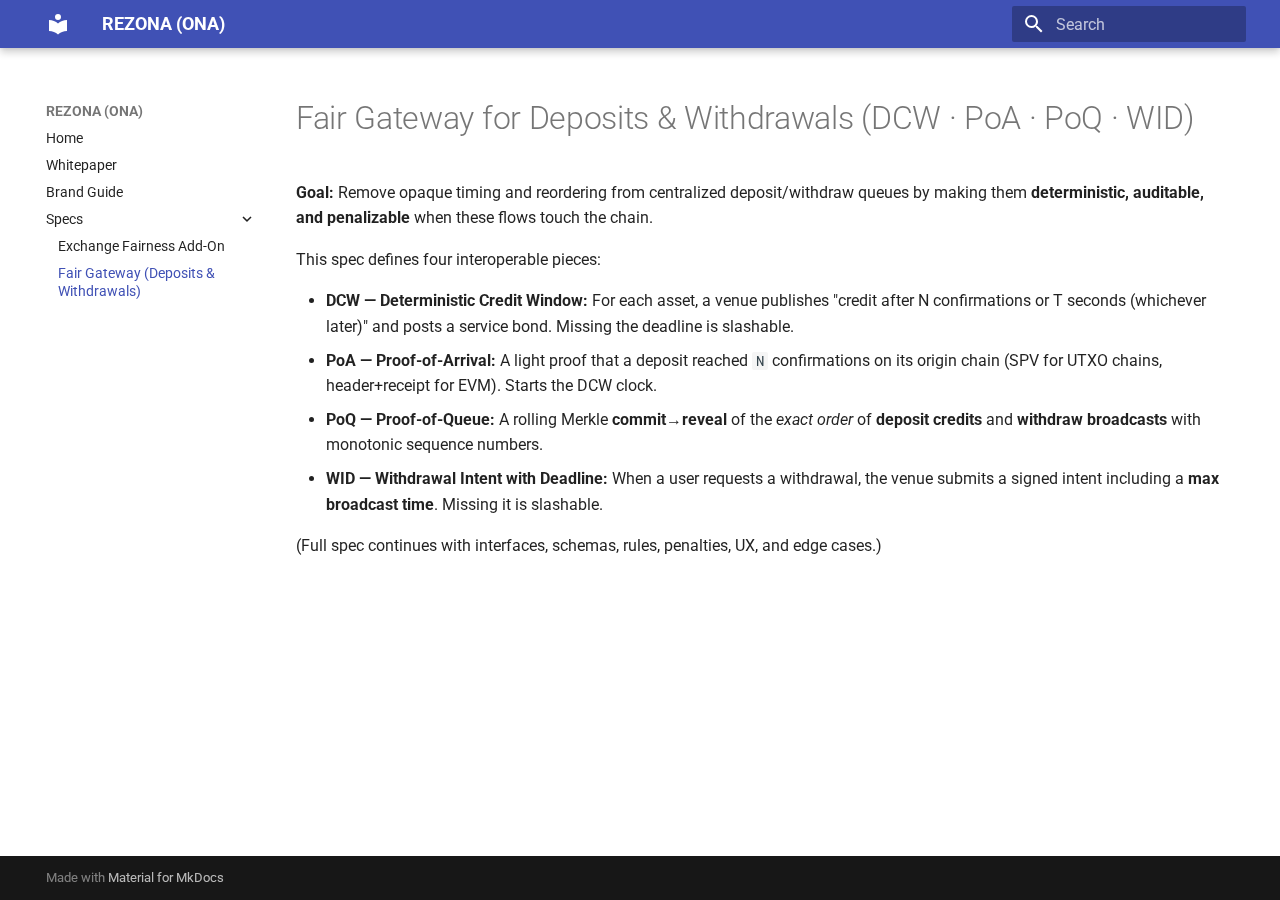
<file: specs/fair-gateway/index.html>
<!doctype html>
<html lang="en" class="no-js">
  <head>
    
      <meta charset="utf-8">
      <meta name="viewport" content="width=device-width,initial-scale=1">
      
        <meta name="description" content="REZONA — a quantum-inspired, MEV-resistant blockchain.">
      
      
      
      
        <link rel="prev" href="../exchange-fairness-addon/">
      
      
      
      <link rel="icon" href="../../assets/images/favicon.png">
      <meta name="generator" content="mkdocs-1.6.1, mkdocs-material-9.6.18">
    
    
      
        <title>Fair Gateway (Deposits & Withdrawals) - REZONA (ONA)</title>
      
    
    
      <link rel="stylesheet" href="../../assets/stylesheets/main.7e37652d.min.css">
      
      


    
    
      
    
    
      
        
        
        <link rel="preconnect" href="https://fonts.gstatic.com" crossorigin>
        <link rel="stylesheet" href="https://fonts.googleapis.com/css?family=Roboto:300,300i,400,400i,700,700i%7CRoboto+Mono:400,400i,700,700i&display=fallback">
        <style>:root{--md-text-font:"Roboto";--md-code-font:"Roboto Mono"}</style>
      
    
    
    <script>__md_scope=new URL("../..",location),__md_hash=e=>[...e].reduce(((e,_)=>(e<<5)-e+_.charCodeAt(0)),0),__md_get=(e,_=localStorage,t=__md_scope)=>JSON.parse(_.getItem(t.pathname+"."+e)),__md_set=(e,_,t=localStorage,a=__md_scope)=>{try{t.setItem(a.pathname+"."+e,JSON.stringify(_))}catch(e){}}</script>
    
      

    
    
    
  </head>
  
  
    <body dir="ltr">
  
    
    <input class="md-toggle" data-md-toggle="drawer" type="checkbox" id="__drawer" autocomplete="off">
    <input class="md-toggle" data-md-toggle="search" type="checkbox" id="__search" autocomplete="off">
    <label class="md-overlay" for="__drawer"></label>
    <div data-md-component="skip">
      
        
        <a href="#fair-gateway-for-deposits-withdrawals-dcw-poa-poq-wid" class="md-skip">
          Skip to content
        </a>
      
    </div>
    <div data-md-component="announce">
      
    </div>
    
    
      

  

<header class="md-header md-header--shadow" data-md-component="header">
  <nav class="md-header__inner md-grid" aria-label="Header">
    <a href="../.." title="REZONA (ONA)" class="md-header__button md-logo" aria-label="REZONA (ONA)" data-md-component="logo">
      
  
  <svg xmlns="http://www.w3.org/2000/svg" viewBox="0 0 24 24"><path d="M12 8a3 3 0 0 0 3-3 3 3 0 0 0-3-3 3 3 0 0 0-3 3 3 3 0 0 0 3 3m0 3.54C9.64 9.35 6.5 8 3 8v11c3.5 0 6.64 1.35 9 3.54 2.36-2.19 5.5-3.54 9-3.54V8c-3.5 0-6.64 1.35-9 3.54"/></svg>

    </a>
    <label class="md-header__button md-icon" for="__drawer">
      
      <svg xmlns="http://www.w3.org/2000/svg" viewBox="0 0 24 24"><path d="M3 6h18v2H3zm0 5h18v2H3zm0 5h18v2H3z"/></svg>
    </label>
    <div class="md-header__title" data-md-component="header-title">
      <div class="md-header__ellipsis">
        <div class="md-header__topic">
          <span class="md-ellipsis">
            REZONA (ONA)
          </span>
        </div>
        <div class="md-header__topic" data-md-component="header-topic">
          <span class="md-ellipsis">
            
              Fair Gateway (Deposits & Withdrawals)
            
          </span>
        </div>
      </div>
    </div>
    
    
      <script>var palette=__md_get("__palette");if(palette&&palette.color){if("(prefers-color-scheme)"===palette.color.media){var media=matchMedia("(prefers-color-scheme: light)"),input=document.querySelector(media.matches?"[data-md-color-media='(prefers-color-scheme: light)']":"[data-md-color-media='(prefers-color-scheme: dark)']");palette.color.media=input.getAttribute("data-md-color-media"),palette.color.scheme=input.getAttribute("data-md-color-scheme"),palette.color.primary=input.getAttribute("data-md-color-primary"),palette.color.accent=input.getAttribute("data-md-color-accent")}for(var[key,value]of Object.entries(palette.color))document.body.setAttribute("data-md-color-"+key,value)}</script>
    
    
    
      
      
        <label class="md-header__button md-icon" for="__search">
          
          <svg xmlns="http://www.w3.org/2000/svg" viewBox="0 0 24 24"><path d="M9.5 3A6.5 6.5 0 0 1 16 9.5c0 1.61-.59 3.09-1.56 4.23l.27.27h.79l5 5-1.5 1.5-5-5v-.79l-.27-.27A6.52 6.52 0 0 1 9.5 16 6.5 6.5 0 0 1 3 9.5 6.5 6.5 0 0 1 9.5 3m0 2C7 5 5 7 5 9.5S7 14 9.5 14 14 12 14 9.5 12 5 9.5 5"/></svg>
        </label>
        <div class="md-search" data-md-component="search" role="dialog">
  <label class="md-search__overlay" for="__search"></label>
  <div class="md-search__inner" role="search">
    <form class="md-search__form" name="search">
      <input type="text" class="md-search__input" name="query" aria-label="Search" placeholder="Search" autocapitalize="off" autocorrect="off" autocomplete="off" spellcheck="false" data-md-component="search-query" required>
      <label class="md-search__icon md-icon" for="__search">
        
        <svg xmlns="http://www.w3.org/2000/svg" viewBox="0 0 24 24"><path d="M9.5 3A6.5 6.5 0 0 1 16 9.5c0 1.61-.59 3.09-1.56 4.23l.27.27h.79l5 5-1.5 1.5-5-5v-.79l-.27-.27A6.52 6.52 0 0 1 9.5 16 6.5 6.5 0 0 1 3 9.5 6.5 6.5 0 0 1 9.5 3m0 2C7 5 5 7 5 9.5S7 14 9.5 14 14 12 14 9.5 12 5 9.5 5"/></svg>
        
        <svg xmlns="http://www.w3.org/2000/svg" viewBox="0 0 24 24"><path d="M20 11v2H8l5.5 5.5-1.42 1.42L4.16 12l7.92-7.92L13.5 5.5 8 11z"/></svg>
      </label>
      <nav class="md-search__options" aria-label="Search">
        
        <button type="reset" class="md-search__icon md-icon" title="Clear" aria-label="Clear" tabindex="-1">
          
          <svg xmlns="http://www.w3.org/2000/svg" viewBox="0 0 24 24"><path d="M19 6.41 17.59 5 12 10.59 6.41 5 5 6.41 10.59 12 5 17.59 6.41 19 12 13.41 17.59 19 19 17.59 13.41 12z"/></svg>
        </button>
      </nav>
      
    </form>
    <div class="md-search__output">
      <div class="md-search__scrollwrap" tabindex="0" data-md-scrollfix>
        <div class="md-search-result" data-md-component="search-result">
          <div class="md-search-result__meta">
            Initializing search
          </div>
          <ol class="md-search-result__list" role="presentation"></ol>
        </div>
      </div>
    </div>
  </div>
</div>
      
    
    
  </nav>
  
</header>
    
    <div class="md-container" data-md-component="container">
      
      
        
          
        
      
      <main class="md-main" data-md-component="main">
        <div class="md-main__inner md-grid">
          
            
              
              <div class="md-sidebar md-sidebar--primary" data-md-component="sidebar" data-md-type="navigation" >
                <div class="md-sidebar__scrollwrap">
                  <div class="md-sidebar__inner">
                    



  

<nav class="md-nav md-nav--primary md-nav--integrated" aria-label="Navigation" data-md-level="0">
  <label class="md-nav__title" for="__drawer">
    <a href="../.." title="REZONA (ONA)" class="md-nav__button md-logo" aria-label="REZONA (ONA)" data-md-component="logo">
      
  
  <svg xmlns="http://www.w3.org/2000/svg" viewBox="0 0 24 24"><path d="M12 8a3 3 0 0 0 3-3 3 3 0 0 0-3-3 3 3 0 0 0-3 3 3 3 0 0 0 3 3m0 3.54C9.64 9.35 6.5 8 3 8v11c3.5 0 6.64 1.35 9 3.54 2.36-2.19 5.5-3.54 9-3.54V8c-3.5 0-6.64 1.35-9 3.54"/></svg>

    </a>
    REZONA (ONA)
  </label>
  
  <ul class="md-nav__list" data-md-scrollfix>
    
      
      
  
  
  
  
    <li class="md-nav__item">
      <a href="../.." class="md-nav__link">
        
  
  
  <span class="md-ellipsis">
    Home
    
  </span>
  

      </a>
    </li>
  

    
      
      
  
  
  
  
    <li class="md-nav__item">
      <a href="../../whitepaper/" class="md-nav__link">
        
  
  
  <span class="md-ellipsis">
    Whitepaper
    
  </span>
  

      </a>
    </li>
  

    
      
      
  
  
  
  
    <li class="md-nav__item">
      <a href="../../brand-guide/" class="md-nav__link">
        
  
  
  <span class="md-ellipsis">
    Brand Guide
    
  </span>
  

      </a>
    </li>
  

    
      
      
  
  
    
  
  
  
    
    
    
    
    
    <li class="md-nav__item md-nav__item--active md-nav__item--nested">
      
        
        
        <input class="md-nav__toggle md-toggle " type="checkbox" id="__nav_4" checked>
        
          
          <label class="md-nav__link" for="__nav_4" id="__nav_4_label" tabindex="0">
            
  
  
  <span class="md-ellipsis">
    Specs
    
  </span>
  

            <span class="md-nav__icon md-icon"></span>
          </label>
        
        <nav class="md-nav" data-md-level="1" aria-labelledby="__nav_4_label" aria-expanded="true">
          <label class="md-nav__title" for="__nav_4">
            <span class="md-nav__icon md-icon"></span>
            Specs
          </label>
          <ul class="md-nav__list" data-md-scrollfix>
            
              
                
  
  
  
  
    <li class="md-nav__item">
      <a href="../exchange-fairness-addon/" class="md-nav__link">
        
  
  
  <span class="md-ellipsis">
    Exchange Fairness Add-On
    
  </span>
  

      </a>
    </li>
  

              
            
              
                
  
  
    
  
  
  
    <li class="md-nav__item md-nav__item--active">
      
      <input class="md-nav__toggle md-toggle" type="checkbox" id="__toc">
      
      
        
      
      
      <a href="./" class="md-nav__link md-nav__link--active">
        
  
  
  <span class="md-ellipsis">
    Fair Gateway (Deposits & Withdrawals)
    
  </span>
  

      </a>
      
    </li>
  

              
            
          </ul>
        </nav>
      
    </li>
  

    
  </ul>
</nav>
                  </div>
                </div>
              </div>
            
            
          
          
            <div class="md-content" data-md-component="content">
              <article class="md-content__inner md-typeset">
                
                  



<h1 id="fair-gateway-for-deposits-withdrawals-dcw-poa-poq-wid">Fair Gateway for Deposits &amp; Withdrawals (DCW · PoA · PoQ · WID)</h1>
<p><strong>Goal:</strong> Remove opaque timing and reordering from centralized deposit/withdraw queues by making them <strong>deterministic, auditable, and penalizable</strong> when these flows touch the chain.</p>
<p>This spec defines four interoperable pieces:</p>
<ul>
<li><strong>DCW — Deterministic Credit Window:</strong> For each asset, a venue publishes "credit after N confirmations or T seconds (whichever later)" and posts a service bond. Missing the deadline is slashable.</li>
<li><strong>PoA — Proof‑of‑Arrival:</strong> A light proof that a deposit reached <code>N</code> confirmations on its origin chain (SPV for UTXO chains, header+receipt for EVM). Starts the DCW clock.</li>
<li><strong>PoQ — Proof‑of‑Queue:</strong> A rolling Merkle <strong>commit→reveal</strong> of the <em>exact order</em> of <strong>deposit credits</strong> and <strong>withdraw broadcasts</strong> with monotonic sequence numbers.</li>
<li><strong>WID — Withdrawal Intent with Deadline:</strong> When a user requests a withdrawal, the venue submits a signed intent including a <strong>max broadcast time</strong>. Missing it is slashable.</li>
</ul>
<p>(Full spec continues with interfaces, schemas, rules, penalties, UX, and edge cases.)</p>












                
              </article>
            </div>
          
          
<script>var target=document.getElementById(location.hash.slice(1));target&&target.name&&(target.checked=target.name.startsWith("__tabbed_"))</script>
        </div>
        
      </main>
      
        <footer class="md-footer">
  
  <div class="md-footer-meta md-typeset">
    <div class="md-footer-meta__inner md-grid">
      <div class="md-copyright">
  
  
    Made with
    <a href="https://squidfunk.github.io/mkdocs-material/" target="_blank" rel="noopener">
      Material for MkDocs
    </a>
  
</div>
      
    </div>
  </div>
</footer>
      
    </div>
    <div class="md-dialog" data-md-component="dialog">
      <div class="md-dialog__inner md-typeset"></div>
    </div>
    
    
    
      
      <script id="__config" type="application/json">{"base": "../..", "features": ["navigation.instant", "toc.integrate"], "search": "../../assets/javascripts/workers/search.973d3a69.min.js", "tags": null, "translations": {"clipboard.copied": "Copied to clipboard", "clipboard.copy": "Copy to clipboard", "search.result.more.one": "1 more on this page", "search.result.more.other": "# more on this page", "search.result.none": "No matching documents", "search.result.one": "1 matching document", "search.result.other": "# matching documents", "search.result.placeholder": "Type to start searching", "search.result.term.missing": "Missing", "select.version": "Select version"}, "version": null}</script>
    
    
      <script src="../../assets/javascripts/bundle.92b07e13.min.js"></script>
      
    
  </body>
</html>
</file>
<file: assets/stylesheets/main.7e37652d.min.css>
@charset "UTF-8";html{-webkit-text-size-adjust:none;-moz-text-size-adjust:none;text-size-adjust:none;box-sizing:border-box}*,:after,:before{box-sizing:inherit}@media (prefers-reduced-motion){*,:after,:before{transition:none!important}}body{margin:0}a,button,input,label{-webkit-tap-highlight-color:transparent}a{color:inherit;text-decoration:none}hr{border:0;box-sizing:initial;display:block;height:.05rem;overflow:visible;padding:0}small{font-size:80%}sub,sup{line-height:1em}img{border-style:none}table{border-collapse:initial;border-spacing:0}td,th{font-weight:400;vertical-align:top}button{background:#0000;border:0;font-family:inherit;font-size:inherit;margin:0;padding:0}input{border:0;outline:none}:root{--md-primary-fg-color:#4051b5;--md-primary-fg-color--light:#5d6cc0;--md-primary-fg-color--dark:#303fa1;--md-primary-bg-color:#fff;--md-primary-bg-color--light:#ffffffb3;--md-accent-fg-color:#526cfe;--md-accent-fg-color--transparent:#526cfe1a;--md-accent-bg-color:#fff;--md-accent-bg-color--light:#ffffffb3}[data-md-color-scheme=default]{color-scheme:light}[data-md-color-scheme=default] img[src$="#gh-dark-mode-only"],[data-md-color-scheme=default] img[src$="#only-dark"]{display:none}:root,[data-md-color-scheme=default]{--md-hue:225deg;--md-default-fg-color:#000000de;--md-default-fg-color--light:#0000008a;--md-default-fg-color--lighter:#00000052;--md-default-fg-color--lightest:#00000012;--md-default-bg-color:#fff;--md-default-bg-color--light:#ffffffb3;--md-default-bg-color--lighter:#ffffff4d;--md-default-bg-color--lightest:#ffffff1f;--md-code-fg-color:#36464e;--md-code-bg-color:#f5f5f5;--md-code-hl-color:#4287ff;--md-code-hl-color--light:#4287ff1a;--md-code-hl-number-color:#d52a2a;--md-code-hl-special-color:#db1457;--md-code-hl-function-color:#a846b9;--md-code-hl-constant-color:#6e59d9;--md-code-hl-keyword-color:#3f6ec6;--md-code-hl-string-color:#1c7d4d;--md-code-hl-name-color:var(--md-code-fg-color);--md-code-hl-operator-color:var(--md-default-fg-color--light);--md-code-hl-punctuation-color:var(--md-default-fg-color--light);--md-code-hl-comment-color:var(--md-default-fg-color--light);--md-code-hl-generic-color:var(--md-default-fg-color--light);--md-code-hl-variable-color:var(--md-default-fg-color--light);--md-typeset-color:var(--md-default-fg-color);--md-typeset-a-color:var(--md-primary-fg-color);--md-typeset-del-color:#f5503d26;--md-typeset-ins-color:#0bd57026;--md-typeset-kbd-color:#fafafa;--md-typeset-kbd-accent-color:#fff;--md-typeset-kbd-border-color:#b8b8b8;--md-typeset-mark-color:#ffff0080;--md-typeset-table-color:#0000001f;--md-typeset-table-color--light:rgba(0,0,0,.035);--md-admonition-fg-color:var(--md-default-fg-color);--md-admonition-bg-color:var(--md-default-bg-color);--md-warning-fg-color:#000000de;--md-warning-bg-color:#ff9;--md-footer-fg-color:#fff;--md-footer-fg-color--light:#ffffffb3;--md-footer-fg-color--lighter:#ffffff73;--md-footer-bg-color:#000000de;--md-footer-bg-color--dark:#00000052;--md-shadow-z1:0 0.2rem 0.5rem #0000000d,0 0 0.05rem #0000001a;--md-shadow-z2:0 0.2rem 0.5rem #0000001a,0 0 0.05rem #00000040;--md-shadow-z3:0 0.2rem 0.5rem #0003,0 0 0.05rem #00000059}.md-icon svg{fill:currentcolor;display:block;height:1.2rem;width:1.2rem}body{-webkit-font-smoothing:antialiased;-moz-osx-font-smoothing:grayscale;--md-text-font-family:var(--md-text-font,_),-apple-system,BlinkMacSystemFont,Helvetica,Arial,sans-serif;--md-code-font-family:var(--md-code-font,_),SFMono-Regular,Consolas,Menlo,monospace}aside,body,input{font-feature-settings:"kern","liga";color:var(--md-typeset-color);font-family:var(--md-text-font-family)}code,kbd,pre{font-feature-settings:"kern";font-family:var(--md-code-font-family)}:root{--md-typeset-table-sort-icon:url('data:image/svg+xml;charset=utf-8,<svg xmlns="http://www.w3.org/2000/svg" viewBox="0 0 24 24"><path d="m18 21-4-4h3V7h-3l4-4 4 4h-3v10h3M2 19v-2h10v2M2 13v-2h7v2M2 7V5h4v2z"/></svg>');--md-typeset-table-sort-icon--asc:url('data:image/svg+xml;charset=utf-8,<svg xmlns="http://www.w3.org/2000/svg" viewBox="0 0 24 24"><path d="M19 17h3l-4 4-4-4h3V3h2M2 17h10v2H2M6 5v2H2V5m0 6h7v2H2z"/></svg>');--md-typeset-table-sort-icon--desc:url('data:image/svg+xml;charset=utf-8,<svg xmlns="http://www.w3.org/2000/svg" viewBox="0 0 24 24"><path d="M19 7h3l-4-4-4 4h3v14h2M2 17h10v2H2M6 5v2H2V5m0 6h7v2H2z"/></svg>')}.md-typeset{-webkit-print-color-adjust:exact;color-adjust:exact;font-size:.8rem;line-height:1.6;overflow-wrap:break-word}@media print{.md-typeset{font-size:.68rem}}.md-typeset blockquote,.md-typeset dl,.md-typeset figure,.md-typeset ol,.md-typeset pre,.md-typeset ul{margin-bottom:1em;margin-top:1em}.md-typeset h1{color:var(--md-default-fg-color--light);font-size:2em;line-height:1.3;margin:0 0 1.25em}.md-typeset h1,.md-typeset h2{font-weight:300;letter-spacing:-.01em}.md-typeset h2{font-size:1.5625em;line-height:1.4;margin:1.6em 0 .64em}.md-typeset h3{font-size:1.25em;font-weight:400;letter-spacing:-.01em;line-height:1.5;margin:1.6em 0 .8em}.md-typeset h2+h3{margin-top:.8em}.md-typeset h4{font-weight:700;letter-spacing:-.01em;margin:1em 0}.md-typeset h5,.md-typeset h6{color:var(--md-default-fg-color--light);font-size:.8em;font-weight:700;letter-spacing:-.01em;margin:1.25em 0}.md-typeset h5{text-transform:uppercase}.md-typeset h5 code{text-transform:none}.md-typeset hr{border-bottom:.05rem solid var(--md-default-fg-color--lightest);display:flow-root;margin:1.5em 0}.md-typeset a{color:var(--md-typeset-a-color);word-break:break-word}.md-typeset a,.md-typeset a:before{transition:color 125ms}.md-typeset a:focus,.md-typeset a:hover{color:var(--md-accent-fg-color)}.md-typeset a:focus code,.md-typeset a:hover code{background-color:var(--md-accent-fg-color--transparent)}.md-typeset a code{color:currentcolor;transition:background-color 125ms}.md-typeset a.focus-visible{outline-color:var(--md-accent-fg-color);outline-offset:.2rem}.md-typeset code,.md-typeset kbd,.md-typeset pre{color:var(--md-code-fg-color);direction:ltr;font-variant-ligatures:none}@media print{.md-typeset code,.md-typeset kbd,.md-typeset pre{white-space:pre-wrap}}.md-typeset code{background-color:var(--md-code-bg-color);border-radius:.1rem;-webkit-box-decoration-break:clone;box-decoration-break:clone;font-size:.85em;padding:0 .2941176471em;word-break:break-word}.md-typeset code:not(.focus-visible){-webkit-tap-highlight-color:transparent;outline:none}.md-typeset pre{display:flow-root;line-height:1.4;position:relative}.md-typeset pre>code{-webkit-box-decoration-break:slice;box-decoration-break:slice;box-shadow:none;display:block;margin:0;outline-color:var(--md-accent-fg-color);overflow:auto;padding:.7720588235em 1.1764705882em;scrollbar-color:var(--md-default-fg-color--lighter) #0000;scrollbar-width:thin;touch-action:auto;word-break:normal}.md-typeset pre>code:hover{scrollbar-color:var(--md-accent-fg-color) #0000}.md-typeset pre>code::-webkit-scrollbar{height:.2rem;width:.2rem}.md-typeset pre>code::-webkit-scrollbar-thumb{background-color:var(--md-default-fg-color--lighter)}.md-typeset pre>code::-webkit-scrollbar-thumb:hover{background-color:var(--md-accent-fg-color)}.md-typeset kbd{background-color:var(--md-typeset-kbd-color);border-radius:.1rem;box-shadow:0 .1rem 0 .05rem var(--md-typeset-kbd-border-color),0 .1rem 0 var(--md-typeset-kbd-border-color),0 -.1rem .2rem var(--md-typeset-kbd-accent-color) inset;color:var(--md-default-fg-color);display:inline-block;font-size:.75em;padding:0 .6666666667em;vertical-align:text-top;word-break:break-word}.md-typeset mark{background-color:var(--md-typeset-mark-color);-webkit-box-decoration-break:clone;box-decoration-break:clone;color:inherit;word-break:break-word}.md-typeset abbr{border-bottom:.05rem dotted var(--md-default-fg-color--light);cursor:help;text-decoration:none}.md-typeset small{opacity:.75}[dir=ltr] .md-typeset sub,[dir=ltr] .md-typeset sup{margin-left:.078125em}[dir=rtl] .md-typeset sub,[dir=rtl] .md-typeset sup{margin-right:.078125em}[dir=ltr] .md-typeset blockquote{padding-left:.6rem}[dir=rtl] .md-typeset blockquote{padding-right:.6rem}[dir=ltr] .md-typeset blockquote{border-left:.2rem solid var(--md-default-fg-color--lighter)}[dir=rtl] .md-typeset blockquote{border-right:.2rem solid var(--md-default-fg-color--lighter)}.md-typeset blockquote{color:var(--md-default-fg-color--light);margin-left:0;margin-right:0}.md-typeset ul{list-style-type:disc}.md-typeset ul[type]{list-style-type:revert-layer}[dir=ltr] .md-typeset ol,[dir=ltr] .md-typeset ul{margin-left:.625em}[dir=rtl] .md-typeset ol,[dir=rtl] .md-typeset ul{margin-right:.625em}.md-typeset ol,.md-typeset ul{padding:0}.md-typeset ol:not([hidden]),.md-typeset ul:not([hidden]){display:flow-root}.md-typeset ol ol,.md-typeset ul ol{list-style-type:lower-alpha}.md-typeset ol ol ol,.md-typeset ul ol ol{list-style-type:lower-roman}.md-typeset ol ol ol ol,.md-typeset ul ol ol ol{list-style-type:upper-alpha}.md-typeset ol ol ol ol ol,.md-typeset ul ol ol ol ol{list-style-type:upper-roman}.md-typeset ol[type],.md-typeset ul[type]{list-style-type:revert-layer}[dir=ltr] .md-typeset ol li,[dir=ltr] .md-typeset ul li{margin-left:1.25em}[dir=rtl] .md-typeset ol li,[dir=rtl] .md-typeset ul li{margin-right:1.25em}.md-typeset ol li,.md-typeset ul li{margin-bottom:.5em}.md-typeset ol li blockquote,.md-typeset ol li p,.md-typeset ul li blockquote,.md-typeset ul li p{margin:.5em 0}.md-typeset ol li:last-child,.md-typeset ul li:last-child{margin-bottom:0}[dir=ltr] .md-typeset ol li ol,[dir=ltr] .md-typeset ol li ul,[dir=ltr] .md-typeset ul li ol,[dir=ltr] .md-typeset ul li ul{margin-left:.625em}[dir=rtl] .md-typeset ol li ol,[dir=rtl] .md-typeset ol li ul,[dir=rtl] .md-typeset ul li ol,[dir=rtl] .md-typeset ul li ul{margin-right:.625em}.md-typeset ol li ol,.md-typeset ol li ul,.md-typeset ul li ol,.md-typeset ul li ul{margin-bottom:.5em;margin-top:.5em}[dir=ltr] .md-typeset dd{margin-left:1.875em}[dir=rtl] .md-typeset dd{margin-right:1.875em}.md-typeset dd{margin-bottom:1.5em;margin-top:1em}.md-typeset img,.md-typeset svg,.md-typeset video{height:auto;max-width:100%}.md-typeset img[align=left]{margin:1em 1em 1em 0}.md-typeset img[align=right]{margin:1em 0 1em 1em}.md-typeset img[align]:only-child{margin-top:0}.md-typeset figure{display:flow-root;margin:1em auto;max-width:100%;text-align:center;width:-moz-fit-content;width:fit-content}.md-typeset figure img{display:block;margin:0 auto}.md-typeset figcaption{font-style:italic;margin:1em auto;max-width:24rem}.md-typeset iframe{max-width:100%}.md-typeset table:not([class]){background-color:var(--md-default-bg-color);border:.05rem solid var(--md-typeset-table-color);border-radius:.1rem;display:inline-block;font-size:.64rem;max-width:100%;overflow:auto;touch-action:auto}@media print{.md-typeset table:not([class]){display:table}}.md-typeset table:not([class])+*{margin-top:1.5em}.md-typeset table:not([class]) td>:first-child,.md-typeset table:not([class]) th>:first-child{margin-top:0}.md-typeset table:not([class]) td>:last-child,.md-typeset table:not([class]) th>:last-child{margin-bottom:0}.md-typeset table:not([class]) td:not([align]),.md-typeset table:not([class]) th:not([align]){text-align:left}[dir=rtl] .md-typeset table:not([class]) td:not([align]),[dir=rtl] .md-typeset table:not([class]) th:not([align]){text-align:right}.md-typeset table:not([class]) th{font-weight:700;min-width:5rem;padding:.9375em 1.25em;vertical-align:top}.md-typeset table:not([class]) td{border-top:.05rem solid var(--md-typeset-table-color);padding:.9375em 1.25em;vertical-align:top}.md-typeset table:not([class]) tbody tr{transition:background-color 125ms}.md-typeset table:not([class]) tbody tr:hover{background-color:var(--md-typeset-table-color--light);box-shadow:0 .05rem 0 var(--md-default-bg-color) inset}.md-typeset table:not([class]) a{word-break:normal}.md-typeset table th[role=columnheader]{cursor:pointer}[dir=ltr] .md-typeset table th[role=columnheader]:after{margin-left:.5em}[dir=rtl] .md-typeset table th[role=columnheader]:after{margin-right:.5em}.md-typeset table th[role=columnheader]:after{content:"";display:inline-block;height:1.2em;-webkit-mask-image:var(--md-typeset-table-sort-icon);mask-image:var(--md-typeset-table-sort-icon);-webkit-mask-repeat:no-repeat;mask-repeat:no-repeat;-webkit-mask-size:contain;mask-size:contain;transition:background-color 125ms;vertical-align:text-bottom;width:1.2em}.md-typeset table th[role=columnheader]:hover:after{background-color:var(--md-default-fg-color--lighter)}.md-typeset table th[role=columnheader][aria-sort=ascending]:after{background-color:var(--md-default-fg-color--light);-webkit-mask-image:var(--md-typeset-table-sort-icon--asc);mask-image:var(--md-typeset-table-sort-icon--asc)}.md-typeset table th[role=columnheader][aria-sort=descending]:after{background-color:var(--md-default-fg-color--light);-webkit-mask-image:var(--md-typeset-table-sort-icon--desc);mask-image:var(--md-typeset-table-sort-icon--desc)}.md-typeset__scrollwrap{margin:1em -.8rem;overflow-x:auto;touch-action:auto}.md-typeset__table{display:inline-block;margin-bottom:.5em;padding:0 .8rem}@media print{.md-typeset__table{display:block}}html .md-typeset__table table{display:table;margin:0;overflow:hidden;width:100%}@media screen and (max-width:44.984375em){.md-content__inner>pre{margin:1em -.8rem}.md-content__inner>pre code{border-radius:0}}.md-typeset .md-author{border-radius:100%;display:block;flex-shrink:0;height:1.6rem;overflow:hidden;position:relative;transition:color 125ms,transform 125ms;width:1.6rem}.md-typeset .md-author img{display:block}.md-typeset .md-author--more{background:var(--md-default-fg-color--lightest);color:var(--md-default-fg-color--lighter);font-size:.6rem;font-weight:700;line-height:1.6rem;text-align:center}.md-typeset .md-author--long{height:2.4rem;width:2.4rem}.md-typeset a.md-author{transform:scale(1)}.md-typeset a.md-author img{border-radius:100%;filter:grayscale(100%) opacity(75%);transition:filter 125ms}.md-typeset a.md-author:focus,.md-typeset a.md-author:hover{transform:scale(1.1);z-index:1}.md-typeset a.md-author:focus img,.md-typeset a.md-author:hover img{filter:grayscale(0)}.md-banner{background-color:var(--md-footer-bg-color);color:var(--md-footer-fg-color);overflow:auto}@media print{.md-banner{display:none}}.md-banner--warning{background-color:var(--md-warning-bg-color);color:var(--md-warning-fg-color)}.md-banner__inner{font-size:.7rem;margin:.6rem auto;padding:0 .8rem}[dir=ltr] .md-banner__button{float:right}[dir=rtl] .md-banner__button{float:left}.md-banner__button{color:inherit;cursor:pointer;transition:opacity .25s}.no-js .md-banner__button{display:none}.md-banner__button:hover{opacity:.7}html{font-size:125%;height:100%;overflow-x:hidden}@media screen and (min-width:100em){html{font-size:137.5%}}@media screen and (min-width:125em){html{font-size:150%}}body{background-color:var(--md-default-bg-color);display:flex;flex-direction:column;font-size:.5rem;min-height:100%;position:relative;width:100%}@media print{body{display:block}}@media screen and (max-width:59.984375em){body[data-md-scrolllock]{position:fixed}}.md-grid{margin-left:auto;margin-right:auto;max-width:61rem}.md-container{display:flex;flex-direction:column;flex-grow:1}@media print{.md-container{display:block}}.md-main{flex-grow:1}.md-main__inner{display:flex;height:100%;margin-top:1.5rem}.md-ellipsis{overflow:hidden;text-overflow:ellipsis}.md-toggle{display:none}.md-option{height:0;opacity:0;position:absolute;width:0}.md-option:checked+label:not([hidden]){display:block}.md-option.focus-visible+label{outline-color:var(--md-accent-fg-color);outline-style:auto}.md-skip{background-color:var(--md-default-fg-color);border-radius:.1rem;color:var(--md-default-bg-color);font-size:.64rem;margin:.5rem;opacity:0;outline-color:var(--md-accent-fg-color);padding:.3rem .5rem;position:fixed;transform:translateY(.4rem);z-index:-1}.md-skip:focus{opacity:1;transform:translateY(0);transition:transform .25s cubic-bezier(.4,0,.2,1),opacity 175ms 75ms;z-index:10}@page{margin:25mm}:root{--md-clipboard-icon:url('data:image/svg+xml;charset=utf-8,<svg xmlns="http://www.w3.org/2000/svg" viewBox="0 0 24 24"><path d="M19 21H8V7h11m0-2H8a2 2 0 0 0-2 2v14a2 2 0 0 0 2 2h11a2 2 0 0 0 2-2V7a2 2 0 0 0-2-2m-3-4H4a2 2 0 0 0-2 2v14h2V3h12z"/></svg>')}.md-clipboard{border-radius:.1rem;color:var(--md-default-fg-color--lightest);cursor:pointer;height:1.5em;outline-color:var(--md-accent-fg-color);outline-offset:.1rem;position:absolute;right:.5em;top:.5em;transition:color .25s;width:1.5em;z-index:1}@media print{.md-clipboard{display:none}}.md-clipboard:not(.focus-visible){-webkit-tap-highlight-color:transparent;outline:none}:hover>.md-clipboard{color:var(--md-default-fg-color--light)}.md-clipboard:focus,.md-clipboard:hover{color:var(--md-accent-fg-color)}.md-clipboard:after{background-color:currentcolor;content:"";display:block;height:1.125em;margin:0 auto;-webkit-mask-image:var(--md-clipboard-icon);mask-image:var(--md-clipboard-icon);-webkit-mask-position:center;mask-position:center;-webkit-mask-repeat:no-repeat;mask-repeat:no-repeat;-webkit-mask-size:contain;mask-size:contain;width:1.125em}.md-clipboard--inline{cursor:pointer}.md-clipboard--inline code{transition:color .25s,background-color .25s}.md-clipboard--inline:focus code,.md-clipboard--inline:hover code{background-color:var(--md-accent-fg-color--transparent);color:var(--md-accent-fg-color)}.md-typeset .md-code__content{display:grid}@keyframes consent{0%{opacity:0;transform:translateY(100%)}to{opacity:1;transform:translateY(0)}}@keyframes overlay{0%{opacity:0}to{opacity:1}}.md-consent__overlay{animation:overlay .25s both;-webkit-backdrop-filter:blur(.1rem);backdrop-filter:blur(.1rem);background-color:#0000008a;height:100%;opacity:1;position:fixed;top:0;width:100%;z-index:5}.md-consent__inner{animation:consent .5s cubic-bezier(.1,.7,.1,1) both;background-color:var(--md-default-bg-color);border:0;border-radius:.1rem;bottom:0;box-shadow:0 0 .2rem #0000001a,0 .2rem .4rem #0003;max-height:100%;overflow:auto;padding:0;position:fixed;width:100%;z-index:5}.md-consent__form{padding:.8rem}.md-consent__settings{display:none;margin:1em 0}input:checked+.md-consent__settings{display:block}.md-consent__controls{margin-bottom:.8rem}.md-typeset .md-consent__controls .md-button{display:inline}@media screen and (max-width:44.984375em){.md-typeset .md-consent__controls .md-button{display:block;margin-top:.4rem;text-align:center;width:100%}}.md-consent label{cursor:pointer}.md-content{flex-grow:1;min-width:0}.md-content__inner{margin:0 .8rem 1.2rem;padding-top:.6rem}@media screen and (min-width:76.25em){[dir=ltr] .md-sidebar--primary:not([hidden])~.md-content>.md-content__inner{margin-left:1.2rem}[dir=ltr] .md-sidebar--secondary:not([hidden])~.md-content>.md-content__inner,[dir=rtl] .md-sidebar--primary:not([hidden])~.md-content>.md-content__inner{margin-right:1.2rem}[dir=rtl] .md-sidebar--secondary:not([hidden])~.md-content>.md-content__inner{margin-left:1.2rem}}.md-content__inner:before{content:"";display:block;height:.4rem}.md-content__inner>:last-child{margin-bottom:0}[dir=ltr] .md-content__button{float:right}[dir=rtl] .md-content__button{float:left}[dir=ltr] .md-content__button{margin-left:.4rem}[dir=rtl] .md-content__button{margin-right:.4rem}.md-content__button{margin:.4rem 0;padding:0}@media print{.md-content__button{display:none}}.md-typeset .md-content__button{color:var(--md-default-fg-color--lighter)}.md-content__button svg{display:inline;vertical-align:top}[dir=rtl] .md-content__button svg{transform:scaleX(-1)}[dir=ltr] .md-dialog{right:.8rem}[dir=rtl] .md-dialog{left:.8rem}.md-dialog{background-color:var(--md-default-fg-color);border-radius:.1rem;bottom:.8rem;box-shadow:var(--md-shadow-z3);min-width:11.1rem;opacity:0;padding:.4rem .6rem;pointer-events:none;position:fixed;transform:translateY(100%);transition:transform 0ms .4s,opacity .4s;z-index:4}@media print{.md-dialog{display:none}}.md-dialog--active{opacity:1;pointer-events:auto;transform:translateY(0);transition:transform .4s cubic-bezier(.075,.85,.175,1),opacity .4s}.md-dialog__inner{color:var(--md-default-bg-color);font-size:.7rem}.md-feedback{margin:2em 0 1em;text-align:center}.md-feedback fieldset{border:none;margin:0;padding:0}.md-feedback__title{font-weight:700;margin:1em auto}.md-feedback__inner{position:relative}.md-feedback__list{display:flex;flex-wrap:wrap;place-content:baseline center;position:relative}.md-feedback__list:hover .md-icon:not(:disabled){color:var(--md-default-fg-color--lighter)}:disabled .md-feedback__list{min-height:1.8rem}.md-feedback__icon{color:var(--md-default-fg-color--light);cursor:pointer;flex-shrink:0;margin:0 .1rem;transition:color 125ms}.md-feedback__icon:not(:disabled).md-icon:hover{color:var(--md-accent-fg-color)}.md-feedback__icon:disabled{color:var(--md-default-fg-color--lightest);pointer-events:none}.md-feedback__note{opacity:0;position:relative;transform:translateY(.4rem);transition:transform .4s cubic-bezier(.1,.7,.1,1),opacity .15s}.md-feedback__note>*{margin:0 auto;max-width:16rem}:disabled .md-feedback__note{opacity:1;transform:translateY(0)}@media print{.md-feedback{display:none}}.md-footer{background-color:var(--md-footer-bg-color);color:var(--md-footer-fg-color)}@media print{.md-footer{display:none}}.md-footer__inner{justify-content:space-between;overflow:auto;padding:.2rem}.md-footer__inner:not([hidden]){display:flex}.md-footer__link{align-items:end;display:flex;flex-grow:0.01;margin-bottom:.4rem;margin-top:1rem;max-width:100%;outline-color:var(--md-accent-fg-color);overflow:hidden;transition:opacity .25s}.md-footer__link:focus,.md-footer__link:hover{opacity:.7}[dir=rtl] .md-footer__link svg{transform:scaleX(-1)}@media screen and (max-width:44.984375em){.md-footer__link--prev{flex-shrink:0}.md-footer__link--prev .md-footer__title{display:none}}[dir=ltr] .md-footer__link--next{margin-left:auto}[dir=rtl] .md-footer__link--next{margin-right:auto}.md-footer__link--next{text-align:right}[dir=rtl] .md-footer__link--next{text-align:left}.md-footer__title{flex-grow:1;font-size:.9rem;margin-bottom:.7rem;max-width:calc(100% - 2.4rem);padding:0 1rem;white-space:nowrap}.md-footer__button{margin:.2rem;padding:.4rem}.md-footer__direction{font-size:.64rem;opacity:.7}.md-footer-meta{background-color:var(--md-footer-bg-color--dark)}.md-footer-meta__inner{display:flex;flex-wrap:wrap;justify-content:space-between;padding:.2rem}html .md-footer-meta.md-typeset a{color:var(--md-footer-fg-color--light)}html .md-footer-meta.md-typeset a:focus,html .md-footer-meta.md-typeset a:hover{color:var(--md-footer-fg-color)}.md-copyright{color:var(--md-footer-fg-color--lighter);font-size:.64rem;margin:auto .6rem;padding:.4rem 0;width:100%}@media screen and (min-width:45em){.md-copyright{width:auto}}.md-copyright__highlight{color:var(--md-footer-fg-color--light)}.md-social{display:inline-flex;gap:.2rem;margin:0 .4rem;padding:.2rem 0 .6rem}@media screen and (min-width:45em){.md-social{padding:.6rem 0}}.md-social__link{display:inline-block;height:1.6rem;text-align:center;width:1.6rem}.md-social__link:before{line-height:1.9}.md-social__link svg{fill:currentcolor;max-height:.8rem;vertical-align:-25%}.md-typeset .md-button{border:.1rem solid;border-radius:.1rem;color:var(--md-primary-fg-color);cursor:pointer;display:inline-block;font-weight:700;padding:.625em 2em;transition:color 125ms,background-color 125ms,border-color 125ms}.md-typeset .md-button--primary{background-color:var(--md-primary-fg-color);border-color:var(--md-primary-fg-color);color:var(--md-primary-bg-color)}.md-typeset .md-button:focus,.md-typeset .md-button:hover{background-color:var(--md-accent-fg-color);border-color:var(--md-accent-fg-color);color:var(--md-accent-bg-color)}[dir=ltr] .md-typeset .md-input{border-top-left-radius:.1rem}[dir=ltr] .md-typeset .md-input,[dir=rtl] .md-typeset .md-input{border-top-right-radius:.1rem}[dir=rtl] .md-typeset .md-input{border-top-left-radius:.1rem}.md-typeset .md-input{border-bottom:.1rem solid var(--md-default-fg-color--lighter);box-shadow:var(--md-shadow-z1);font-size:.8rem;height:1.8rem;padding:0 .6rem;transition:border .25s,box-shadow .25s}.md-typeset .md-input:focus,.md-typeset .md-input:hover{border-bottom-color:var(--md-accent-fg-color);box-shadow:var(--md-shadow-z2)}.md-typeset .md-input--stretch{width:100%}.md-header{background-color:var(--md-primary-fg-color);box-shadow:0 0 .2rem #0000,0 .2rem .4rem #0000;color:var(--md-primary-bg-color);display:block;left:0;position:sticky;right:0;top:0;z-index:4}@media print{.md-header{display:none}}.md-header[hidden]{transform:translateY(-100%);transition:transform .25s cubic-bezier(.8,0,.6,1),box-shadow .25s}.md-header--shadow{box-shadow:0 0 .2rem #0000001a,0 .2rem .4rem #0003;transition:transform .25s cubic-bezier(.1,.7,.1,1),box-shadow .25s}.md-header__inner{align-items:center;display:flex;padding:0 .2rem}.md-header__button{color:currentcolor;cursor:pointer;margin:.2rem;outline-color:var(--md-accent-fg-color);padding:.4rem;position:relative;transition:opacity .25s;vertical-align:middle;z-index:1}.md-header__button:hover{opacity:.7}.md-header__button:not([hidden]){display:inline-block}.md-header__button:not(.focus-visible){-webkit-tap-highlight-color:transparent;outline:none}.md-header__button.md-logo{margin:.2rem;padding:.4rem}@media screen and (max-width:76.234375em){.md-header__button.md-logo{display:none}}.md-header__button.md-logo img,.md-header__button.md-logo svg{fill:currentcolor;display:block;height:1.2rem;width:auto}@media screen and (min-width:60em){.md-header__button[for=__search]{display:none}}.no-js .md-header__button[for=__search]{display:none}[dir=rtl] .md-header__button[for=__search] svg{transform:scaleX(-1)}@media screen and (min-width:76.25em){.md-header__button[for=__drawer]{display:none}}.md-header__topic{display:flex;max-width:100%;position:absolute;transition:transform .4s cubic-bezier(.1,.7,.1,1),opacity .15s;white-space:nowrap}.md-header__topic+.md-header__topic{opacity:0;pointer-events:none;transform:translateX(1.25rem);transition:transform .4s cubic-bezier(1,.7,.1,.1),opacity .15s;z-index:-1}[dir=rtl] .md-header__topic+.md-header__topic{transform:translateX(-1.25rem)}.md-header__topic:first-child{font-weight:700}[dir=ltr] .md-header__title{margin-left:1rem;margin-right:.4rem}[dir=rtl] .md-header__title{margin-left:.4rem;margin-right:1rem}.md-header__title{flex-grow:1;font-size:.9rem;height:2.4rem;line-height:2.4rem}.md-header__title--active .md-header__topic{opacity:0;pointer-events:none;transform:translateX(-1.25rem);transition:transform .4s cubic-bezier(1,.7,.1,.1),opacity .15s;z-index:-1}[dir=rtl] .md-header__title--active .md-header__topic{transform:translateX(1.25rem)}.md-header__title--active .md-header__topic+.md-header__topic{opacity:1;pointer-events:auto;transform:translateX(0);transition:transform .4s cubic-bezier(.1,.7,.1,1),opacity .15s;z-index:0}.md-header__title>.md-header__ellipsis{height:100%;position:relative;width:100%}.md-header__option{display:flex;flex-shrink:0;max-width:100%;transition:max-width 0ms .25s,opacity .25s .25s;white-space:nowrap}[data-md-toggle=search]:checked~.md-header .md-header__option{max-width:0;opacity:0;transition:max-width 0ms,opacity 0ms}.md-header__option>input{bottom:0}.md-header__source{display:none}@media screen and (min-width:60em){[dir=ltr] .md-header__source{margin-left:1rem}[dir=rtl] .md-header__source{margin-right:1rem}.md-header__source{display:block;max-width:11.7rem;width:11.7rem}}@media screen and (min-width:76.25em){[dir=ltr] .md-header__source{margin-left:1.4rem}[dir=rtl] .md-header__source{margin-right:1.4rem}}.md-meta{color:var(--md-default-fg-color--light);font-size:.7rem;line-height:1.3}.md-meta__list{display:inline-flex;flex-wrap:wrap;list-style:none;margin:0;padding:0}.md-meta__item:not(:last-child):after{content:"·";margin-left:.2rem;margin-right:.2rem}.md-meta__link{color:var(--md-typeset-a-color)}.md-meta__link:focus,.md-meta__link:hover{color:var(--md-accent-fg-color)}.md-draft{background-color:#ff1744;border-radius:.125em;color:#fff;display:inline-block;font-weight:700;padding-left:.5714285714em;padding-right:.5714285714em}:root{--md-nav-icon--prev:url('data:image/svg+xml;charset=utf-8,<svg xmlns="http://www.w3.org/2000/svg" viewBox="0 0 24 24"><path d="M20 11v2H8l5.5 5.5-1.42 1.42L4.16 12l7.92-7.92L13.5 5.5 8 11z"/></svg>');--md-nav-icon--next:url('data:image/svg+xml;charset=utf-8,<svg xmlns="http://www.w3.org/2000/svg" viewBox="0 0 24 24"><path d="M8.59 16.58 13.17 12 8.59 7.41 10 6l6 6-6 6z"/></svg>');--md-toc-icon:url('data:image/svg+xml;charset=utf-8,<svg xmlns="http://www.w3.org/2000/svg" viewBox="0 0 24 24"><path d="M3 9h14V7H3zm0 4h14v-2H3zm0 4h14v-2H3zm16 0h2v-2h-2zm0-10v2h2V7zm0 6h2v-2h-2z"/></svg>')}.md-nav{font-size:.7rem;line-height:1.3}.md-nav__title{color:var(--md-default-fg-color--light);display:block;font-weight:700;overflow:hidden;padding:0 .6rem;text-overflow:ellipsis}.md-nav__title .md-nav__button{display:none}.md-nav__title .md-nav__button img{height:100%;width:auto}.md-nav__title .md-nav__button.md-logo img,.md-nav__title .md-nav__button.md-logo svg{fill:currentcolor;display:block;height:2.4rem;max-width:100%;object-fit:contain;width:auto}.md-nav__list{list-style:none;margin:0;padding:0}.md-nav__link{align-items:flex-start;display:flex;gap:.4rem;margin-top:.625em;scroll-snap-align:start;transition:color 125ms}.md-nav__link--passed{color:var(--md-default-fg-color--light)}.md-nav__item .md-nav__link--active,.md-nav__item .md-nav__link--active code{color:var(--md-typeset-a-color)}.md-nav__link .md-ellipsis{position:relative}[dir=ltr] .md-nav__link .md-icon:last-child{margin-left:auto}[dir=rtl] .md-nav__link .md-icon:last-child{margin-right:auto}.md-nav__link svg{fill:currentcolor;flex-shrink:0;height:1.3em;position:relative}.md-nav__link[for]:focus,.md-nav__link[for]:hover,.md-nav__link[href]:focus,.md-nav__link[href]:hover{color:var(--md-accent-fg-color);cursor:pointer}.md-nav__link.focus-visible{outline-color:var(--md-accent-fg-color);outline-offset:.2rem}.md-nav--primary .md-nav__link[for=__toc]{display:none}.md-nav--primary .md-nav__link[for=__toc] .md-icon:after{background-color:currentcolor;display:block;height:100%;-webkit-mask-image:var(--md-toc-icon);mask-image:var(--md-toc-icon);width:100%}.md-nav--primary .md-nav__link[for=__toc]~.md-nav{display:none}.md-nav__container>.md-nav__link{margin-top:0}.md-nav__container>.md-nav__link:first-child{flex-grow:1;min-width:0}.md-nav__icon{flex-shrink:0}.md-nav__source{display:none}@media screen and (max-width:76.234375em){.md-nav--primary,.md-nav--primary .md-nav{background-color:var(--md-default-bg-color);display:flex;flex-direction:column;height:100%;left:0;position:absolute;right:0;top:0;z-index:1}.md-nav--primary .md-nav__item,.md-nav--primary .md-nav__title{font-size:.8rem;line-height:1.5}.md-nav--primary .md-nav__title{background-color:var(--md-default-fg-color--lightest);color:var(--md-default-fg-color--light);cursor:pointer;height:5.6rem;line-height:2.4rem;padding:3rem .8rem .2rem;position:relative;white-space:nowrap}[dir=ltr] .md-nav--primary .md-nav__title .md-nav__icon{left:.4rem}[dir=rtl] .md-nav--primary .md-nav__title .md-nav__icon{right:.4rem}.md-nav--primary .md-nav__title .md-nav__icon{display:block;height:1.2rem;margin:.2rem;position:absolute;top:.4rem;width:1.2rem}.md-nav--primary .md-nav__title .md-nav__icon:after{background-color:currentcolor;content:"";display:block;height:100%;-webkit-mask-image:var(--md-nav-icon--prev);mask-image:var(--md-nav-icon--prev);-webkit-mask-position:center;mask-position:center;-webkit-mask-repeat:no-repeat;mask-repeat:no-repeat;-webkit-mask-size:contain;mask-size:contain;width:100%}.md-nav--primary .md-nav__title~.md-nav__list{background-color:var(--md-default-bg-color);box-shadow:0 .05rem 0 var(--md-default-fg-color--lightest) inset;overflow-y:auto;scroll-snap-type:y mandatory;touch-action:pan-y}.md-nav--primary .md-nav__title~.md-nav__list>:first-child{border-top:0}.md-nav--primary .md-nav__title[for=__drawer]{background-color:var(--md-primary-fg-color);color:var(--md-primary-bg-color);font-weight:700}.md-nav--primary .md-nav__title .md-logo{display:block;left:.2rem;margin:.2rem;padding:.4rem;position:absolute;right:.2rem;top:.2rem}.md-nav--primary .md-nav__list{flex:1}.md-nav--primary .md-nav__item{border-top:.05rem solid var(--md-default-fg-color--lightest)}.md-nav--primary .md-nav__item--active>.md-nav__link{color:var(--md-typeset-a-color)}.md-nav--primary .md-nav__item--active>.md-nav__link:focus,.md-nav--primary .md-nav__item--active>.md-nav__link:hover{color:var(--md-accent-fg-color)}.md-nav--primary .md-nav__link{margin-top:0;padding:.6rem .8rem}.md-nav--primary .md-nav__link svg{margin-top:.1em}.md-nav--primary .md-nav__link>.md-nav__link{padding:0}[dir=ltr] .md-nav--primary .md-nav__link .md-nav__icon{margin-right:-.2rem}[dir=rtl] .md-nav--primary .md-nav__link .md-nav__icon{margin-left:-.2rem}.md-nav--primary .md-nav__link .md-nav__icon{font-size:1.2rem;height:1.2rem;width:1.2rem}.md-nav--primary .md-nav__link .md-nav__icon:after{background-color:currentcolor;content:"";display:block;height:100%;-webkit-mask-image:var(--md-nav-icon--next);mask-image:var(--md-nav-icon--next);-webkit-mask-position:center;mask-position:center;-webkit-mask-repeat:no-repeat;mask-repeat:no-repeat;-webkit-mask-size:contain;mask-size:contain;width:100%}[dir=rtl] .md-nav--primary .md-nav__icon:after{transform:scale(-1)}.md-nav--primary .md-nav--secondary .md-nav{background-color:initial;position:static}[dir=ltr] .md-nav--primary .md-nav--secondary .md-nav .md-nav__link{padding-left:1.4rem}[dir=rtl] .md-nav--primary .md-nav--secondary .md-nav .md-nav__link{padding-right:1.4rem}[dir=ltr] .md-nav--primary .md-nav--secondary .md-nav .md-nav .md-nav__link{padding-left:2rem}[dir=rtl] .md-nav--primary .md-nav--secondary .md-nav .md-nav .md-nav__link{padding-right:2rem}[dir=ltr] .md-nav--primary .md-nav--secondary .md-nav .md-nav .md-nav .md-nav__link{padding-left:2.6rem}[dir=rtl] .md-nav--primary .md-nav--secondary .md-nav .md-nav .md-nav .md-nav__link{padding-right:2.6rem}[dir=ltr] .md-nav--primary .md-nav--secondary .md-nav .md-nav .md-nav .md-nav .md-nav__link{padding-left:3.2rem}[dir=rtl] .md-nav--primary .md-nav--secondary .md-nav .md-nav .md-nav .md-nav .md-nav__link{padding-right:3.2rem}.md-nav--secondary{background-color:initial}.md-nav__toggle~.md-nav{display:flex;opacity:0;transform:translateX(100%);transition:transform .25s cubic-bezier(.8,0,.6,1),opacity 125ms 50ms}[dir=rtl] .md-nav__toggle~.md-nav{transform:translateX(-100%)}.md-nav__toggle:checked~.md-nav{opacity:1;transform:translateX(0);transition:transform .25s cubic-bezier(.4,0,.2,1),opacity 125ms 125ms}.md-nav__toggle:checked~.md-nav>.md-nav__list{-webkit-backface-visibility:hidden;backface-visibility:hidden}}@media screen and (max-width:59.984375em){.md-nav--primary .md-nav__link[for=__toc]{display:flex}.md-nav--primary .md-nav__link[for=__toc] .md-icon:after{content:""}.md-nav--primary .md-nav__link[for=__toc]+.md-nav__link{display:none}.md-nav--primary .md-nav__link[for=__toc]~.md-nav{display:flex}.md-nav__source{background-color:var(--md-primary-fg-color--dark);color:var(--md-primary-bg-color);display:block;padding:0 .2rem}}@media screen and (min-width:60em) and (max-width:76.234375em){.md-nav--integrated .md-nav__link[for=__toc]{display:flex}.md-nav--integrated .md-nav__link[for=__toc] .md-icon:after{content:""}.md-nav--integrated .md-nav__link[for=__toc]+.md-nav__link{display:none}.md-nav--integrated .md-nav__link[for=__toc]~.md-nav{display:flex}}@media screen and (min-width:60em){.md-nav{margin-bottom:-.4rem}.md-nav--secondary .md-nav__title{background:var(--md-default-bg-color);box-shadow:0 0 .4rem .4rem var(--md-default-bg-color);position:sticky;top:0;z-index:1}.md-nav--secondary .md-nav__title[for=__toc]{scroll-snap-align:start}.md-nav--secondary .md-nav__title .md-nav__icon{display:none}[dir=ltr] .md-nav--secondary .md-nav__list{padding-left:.6rem}[dir=rtl] .md-nav--secondary .md-nav__list{padding-right:.6rem}.md-nav--secondary .md-nav__list{padding-bottom:.4rem}[dir=ltr] .md-nav--secondary .md-nav__item>.md-nav__link{margin-right:.4rem}[dir=rtl] .md-nav--secondary .md-nav__item>.md-nav__link{margin-left:.4rem}}@media screen and (min-width:76.25em){.md-nav{margin-bottom:-.4rem;transition:max-height .25s cubic-bezier(.86,0,.07,1)}.md-nav--primary .md-nav__title{background:var(--md-default-bg-color);box-shadow:0 0 .4rem .4rem var(--md-default-bg-color);position:sticky;top:0;z-index:1}.md-nav--primary .md-nav__title[for=__drawer]{scroll-snap-align:start}.md-nav--primary .md-nav__title .md-nav__icon{display:none}[dir=ltr] .md-nav--primary .md-nav__list{padding-left:.6rem}[dir=rtl] .md-nav--primary .md-nav__list{padding-right:.6rem}.md-nav--primary .md-nav__list{padding-bottom:.4rem}[dir=ltr] .md-nav--primary .md-nav__item>.md-nav__link{margin-right:.4rem}[dir=rtl] .md-nav--primary .md-nav__item>.md-nav__link{margin-left:.4rem}.md-nav__toggle~.md-nav{display:grid;grid-template-rows:minmax(.4rem,0fr);opacity:0;transition:grid-template-rows .25s cubic-bezier(.86,0,.07,1),opacity .25s,visibility 0ms .25s;visibility:collapse}.md-nav__toggle~.md-nav>.md-nav__list{overflow:hidden}.md-nav__toggle.md-toggle--indeterminate~.md-nav,.md-nav__toggle:checked~.md-nav{grid-template-rows:minmax(.4rem,1fr);opacity:1;transition:grid-template-rows .25s cubic-bezier(.86,0,.07,1),opacity .15s .1s,visibility 0ms;visibility:visible}.md-nav__toggle.md-toggle--indeterminate~.md-nav{transition:none}.md-nav__item--nested>.md-nav>.md-nav__title{display:none}.md-nav__item--section{display:block;margin:1.25em 0}.md-nav__item--section:last-child{margin-bottom:0}.md-nav__item--section>.md-nav__link{font-weight:700}.md-nav__item--section>.md-nav__link[for]{color:var(--md-default-fg-color--light)}.md-nav__item--section>.md-nav__link:not(.md-nav__container){pointer-events:none}.md-nav__item--section>.md-nav__link .md-icon,.md-nav__item--section>.md-nav__link>[for]{display:none}[dir=ltr] .md-nav__item--section>.md-nav{margin-left:-.6rem}[dir=rtl] .md-nav__item--section>.md-nav{margin-right:-.6rem}.md-nav__item--section>.md-nav{display:block;opacity:1;visibility:visible}.md-nav__item--section>.md-nav>.md-nav__list>.md-nav__item{padding:0}.md-nav__icon{border-radius:100%;height:.9rem;transition:background-color .25s;width:.9rem}.md-nav__icon:hover{background-color:var(--md-accent-fg-color--transparent)}.md-nav__icon:after{background-color:currentcolor;border-radius:100%;content:"";display:inline-block;height:100%;-webkit-mask-image:var(--md-nav-icon--next);mask-image:var(--md-nav-icon--next);-webkit-mask-position:center;mask-position:center;-webkit-mask-repeat:no-repeat;mask-repeat:no-repeat;-webkit-mask-size:contain;mask-size:contain;transition:transform .25s;vertical-align:-.1rem;width:100%}[dir=rtl] .md-nav__icon:after{transform:rotate(180deg)}.md-nav__item--nested .md-nav__toggle:checked~.md-nav__link .md-nav__icon:after,.md-nav__item--nested .md-toggle--indeterminate~.md-nav__link .md-nav__icon:after{transform:rotate(90deg)}.md-nav--lifted>.md-nav__list>.md-nav__item,.md-nav--lifted>.md-nav__title{display:none}.md-nav--lifted>.md-nav__list>.md-nav__item--active{display:block}.md-nav--lifted>.md-nav__list>.md-nav__item--active>.md-nav__link{background:var(--md-default-bg-color);box-shadow:0 0 .4rem .4rem var(--md-default-bg-color);margin-top:0;position:sticky;top:0;z-index:1}.md-nav--lifted>.md-nav__list>.md-nav__item--active>.md-nav__link:not(.md-nav__container){pointer-events:none}.md-nav--lifted>.md-nav__list>.md-nav__item--active.md-nav__item--section{margin:0}[dir=ltr] .md-nav--lifted>.md-nav__list>.md-nav__item>.md-nav:not(.md-nav--secondary){margin-left:-.6rem}[dir=rtl] .md-nav--lifted>.md-nav__list>.md-nav__item>.md-nav:not(.md-nav--secondary){margin-right:-.6rem}.md-nav--lifted>.md-nav__list>.md-nav__item>[for]{color:var(--md-default-fg-color--light)}.md-nav--lifted .md-nav[data-md-level="1"]{grid-template-rows:minmax(.4rem,1fr);opacity:1;visibility:visible}[dir=ltr] .md-nav--integrated>.md-nav__list>.md-nav__item--active .md-nav--secondary{border-left:.05rem solid var(--md-primary-fg-color)}[dir=rtl] .md-nav--integrated>.md-nav__list>.md-nav__item--active .md-nav--secondary{border-right:.05rem solid var(--md-primary-fg-color)}.md-nav--integrated>.md-nav__list>.md-nav__item--active .md-nav--secondary{display:block;margin-bottom:1.25em;opacity:1;visibility:visible}.md-nav--integrated>.md-nav__list>.md-nav__item--active .md-nav--secondary>.md-nav__list{overflow:visible;padding-bottom:0}.md-nav--integrated>.md-nav__list>.md-nav__item--active .md-nav--secondary>.md-nav__title{display:none}}.md-pagination{font-size:.8rem;font-weight:700;gap:.4rem}.md-pagination,.md-pagination>*{align-items:center;display:flex;justify-content:center}.md-pagination>*{border-radius:.2rem;height:1.8rem;min-width:1.8rem;text-align:center}.md-pagination__current{background-color:var(--md-default-fg-color--lightest);color:var(--md-default-fg-color--light)}.md-pagination__link{transition:color 125ms,background-color 125ms}.md-pagination__link:focus,.md-pagination__link:hover{background-color:var(--md-accent-fg-color--transparent);color:var(--md-accent-fg-color)}.md-pagination__link:focus svg,.md-pagination__link:hover svg{color:var(--md-accent-fg-color)}.md-pagination__link.focus-visible{outline-color:var(--md-accent-fg-color);outline-offset:.2rem}.md-pagination__link svg{fill:currentcolor;color:var(--md-default-fg-color--lighter);display:block;max-height:100%;width:1.2rem}.md-post__back{border-bottom:.05rem solid var(--md-default-fg-color--lightest);margin-bottom:1.2rem;padding-bottom:1.2rem}@media screen and (max-width:76.234375em){.md-post__back{display:none}}[dir=rtl] .md-post__back svg{transform:scaleX(-1)}.md-post__authors{display:flex;flex-direction:column;gap:.6rem;margin:0 .6rem 1.2rem}.md-post .md-post__meta a{transition:color 125ms}.md-post .md-post__meta a:focus,.md-post .md-post__meta a:hover{color:var(--md-accent-fg-color)}.md-post__title{color:var(--md-default-fg-color--light);font-weight:700}.md-post--excerpt{margin-bottom:3.2rem}.md-post--excerpt .md-post__header{align-items:center;display:flex;gap:.6rem;min-height:1.6rem}.md-post--excerpt .md-post__authors{align-items:center;display:inline-flex;flex-direction:row;gap:.2rem;margin:0;min-height:2.4rem}[dir=ltr] .md-post--excerpt .md-post__meta .md-meta__list{margin-right:.4rem}[dir=rtl] .md-post--excerpt .md-post__meta .md-meta__list{margin-left:.4rem}.md-post--excerpt .md-post__content>:first-child{--md-scroll-margin:6rem;margin-top:0}.md-post>.md-nav--secondary{margin:1em 0}.md-profile{align-items:center;display:flex;font-size:.7rem;gap:.6rem;line-height:1.4;width:100%}.md-profile__description{flex-grow:1}.md-content--post{display:flex}@media screen and (max-width:76.234375em){.md-content--post{flex-flow:column-reverse}}.md-content--post>.md-content__inner{flex-grow:1;min-width:0}@media screen and (min-width:76.25em){[dir=ltr] .md-content--post>.md-content__inner{margin-left:1.2rem}[dir=rtl] .md-content--post>.md-content__inner{margin-right:1.2rem}}@media screen and (max-width:76.234375em){.md-sidebar.md-sidebar--post{padding:0;position:static;width:100%}.md-sidebar.md-sidebar--post .md-sidebar__scrollwrap{overflow:visible}.md-sidebar.md-sidebar--post .md-sidebar__inner{padding:0}.md-sidebar.md-sidebar--post .md-post__meta{margin-left:.6rem;margin-right:.6rem}.md-sidebar.md-sidebar--post .md-nav__item{border:none;display:inline}.md-sidebar.md-sidebar--post .md-nav__list{display:inline-flex;flex-wrap:wrap;gap:.6rem;padding-bottom:.6rem;padding-top:.6rem}.md-sidebar.md-sidebar--post .md-nav__link{padding:0}.md-sidebar.md-sidebar--post .md-nav{height:auto;margin-bottom:0;position:static}}:root{--md-progress-value:0;--md-progress-delay:400ms}.md-progress{background:var(--md-primary-bg-color);height:.075rem;opacity:min(clamp(0,var(--md-progress-value),1),clamp(0,100 - var(--md-progress-value),1));position:fixed;top:0;transform:scaleX(calc(var(--md-progress-value)*1%));transform-origin:left;transition:transform .5s cubic-bezier(.19,1,.22,1),opacity .25s var(--md-progress-delay);width:100%;z-index:4}:root{--md-search-result-icon:url('data:image/svg+xml;charset=utf-8,<svg xmlns="http://www.w3.org/2000/svg" viewBox="0 0 24 24"><path d="M14 2H6a2 2 0 0 0-2 2v16a2 2 0 0 0 2 2h7c-.41-.25-.8-.56-1.14-.9-.33-.33-.61-.7-.86-1.1H6V4h7v5h5v1.18c.71.16 1.39.43 2 .82V8zm6.31 16.9c1.33-2.11.69-4.9-1.4-6.22-2.11-1.33-4.91-.68-6.22 1.4-1.34 2.11-.69 4.89 1.4 6.22 1.46.93 3.32.93 4.79.02L22 23.39 23.39 22zm-3.81.1a2.5 2.5 0 0 1-2.5-2.5 2.5 2.5 0 0 1 2.5-2.5 2.5 2.5 0 0 1 2.5 2.5 2.5 2.5 0 0 1-2.5 2.5"/></svg>')}.md-search{position:relative}@media screen and (min-width:60em){.md-search{padding:.2rem 0}}.no-js .md-search{display:none}.md-search__overlay{opacity:0;z-index:1}@media screen and (max-width:59.984375em){[dir=ltr] .md-search__overlay{left:-2.2rem}[dir=rtl] .md-search__overlay{right:-2.2rem}.md-search__overlay{background-color:var(--md-default-bg-color);border-radius:1rem;height:2rem;overflow:hidden;pointer-events:none;position:absolute;top:-1rem;transform-origin:center;transition:transform .3s .1s,opacity .2s .2s;width:2rem}[data-md-toggle=search]:checked~.md-header .md-search__overlay{opacity:1;transition:transform .4s,opacity .1s}}@media screen and (min-width:60em){[dir=ltr] .md-search__overlay{left:0}[dir=rtl] .md-search__overlay{right:0}.md-search__overlay{background-color:#0000008a;cursor:pointer;height:0;position:fixed;top:0;transition:width 0ms .25s,height 0ms .25s,opacity .25s;width:0}[data-md-toggle=search]:checked~.md-header .md-search__overlay{height:200vh;opacity:1;transition:width 0ms,height 0ms,opacity .25s;width:100%}}@media screen and (max-width:29.984375em){[data-md-toggle=search]:checked~.md-header .md-search__overlay{transform:scale(45)}}@media screen and (min-width:30em) and (max-width:44.984375em){[data-md-toggle=search]:checked~.md-header .md-search__overlay{transform:scale(60)}}@media screen and (min-width:45em) and (max-width:59.984375em){[data-md-toggle=search]:checked~.md-header .md-search__overlay{transform:scale(75)}}.md-search__inner{-webkit-backface-visibility:hidden;backface-visibility:hidden}@media screen and (max-width:59.984375em){[dir=ltr] .md-search__inner{left:0}[dir=rtl] .md-search__inner{right:0}.md-search__inner{height:0;opacity:0;overflow:hidden;position:fixed;top:0;transform:translateX(5%);transition:width 0ms .3s,height 0ms .3s,transform .15s cubic-bezier(.4,0,.2,1) .15s,opacity .15s .15s;width:0;z-index:2}[dir=rtl] .md-search__inner{transform:translateX(-5%)}[data-md-toggle=search]:checked~.md-header .md-search__inner{height:100%;opacity:1;transform:translateX(0);transition:width 0ms 0ms,height 0ms 0ms,transform .15s cubic-bezier(.1,.7,.1,1) .15s,opacity .15s .15s;width:100%}}@media screen and (min-width:60em){[dir=ltr] .md-search__inner{float:right}[dir=rtl] .md-search__inner{float:left}.md-search__inner{padding:.1rem 0;position:relative;transition:width .25s cubic-bezier(.1,.7,.1,1);width:11.7rem}}@media screen and (min-width:60em) and (max-width:76.234375em){[data-md-toggle=search]:checked~.md-header .md-search__inner{width:23.4rem}}@media screen and (min-width:76.25em){[data-md-toggle=search]:checked~.md-header .md-search__inner{width:34.4rem}}.md-search__form{background-color:var(--md-default-bg-color);box-shadow:0 0 .6rem #0000;height:2.4rem;position:relative;transition:color .25s,background-color .25s;z-index:2}@media screen and (min-width:60em){.md-search__form{background-color:#00000042;border-radius:.1rem;height:1.8rem}.md-search__form:hover{background-color:#ffffff1f}}[data-md-toggle=search]:checked~.md-header .md-search__form{background-color:var(--md-default-bg-color);border-radius:.1rem .1rem 0 0;box-shadow:0 0 .6rem #00000012;color:var(--md-default-fg-color)}[dir=ltr] .md-search__input{padding-left:3.6rem;padding-right:2.2rem}[dir=rtl] .md-search__input{padding-left:2.2rem;padding-right:3.6rem}.md-search__input{background:#0000;font-size:.9rem;height:100%;position:relative;text-overflow:ellipsis;width:100%;z-index:2}.md-search__input::placeholder{transition:color .25s}.md-search__input::placeholder,.md-search__input~.md-search__icon{color:var(--md-default-fg-color--light)}.md-search__input::-ms-clear{display:none}@media screen and (max-width:59.984375em){.md-search__input{font-size:.9rem;height:2.4rem;width:100%}}@media screen and (min-width:60em){[dir=ltr] .md-search__input{padding-left:2.2rem}[dir=rtl] .md-search__input{padding-right:2.2rem}.md-search__input{color:inherit;font-size:.8rem}.md-search__input::placeholder{color:var(--md-primary-bg-color--light)}.md-search__input+.md-search__icon{color:var(--md-primary-bg-color)}[data-md-toggle=search]:checked~.md-header .md-search__input{text-overflow:clip}[data-md-toggle=search]:checked~.md-header .md-search__input+.md-search__icon{color:var(--md-default-fg-color--light)}[data-md-toggle=search]:checked~.md-header .md-search__input::placeholder{color:#0000}}.md-search__icon{cursor:pointer;display:inline-block;height:1.2rem;transition:color .25s,opacity .25s;width:1.2rem}.md-search__icon:hover{opacity:.7}[dir=ltr] .md-search__icon[for=__search]{left:.5rem}[dir=rtl] .md-search__icon[for=__search]{right:.5rem}.md-search__icon[for=__search]{position:absolute;top:.3rem;z-index:2}[dir=rtl] .md-search__icon[for=__search] svg{transform:scaleX(-1)}@media screen and (max-width:59.984375em){[dir=ltr] .md-search__icon[for=__search]{left:.8rem}[dir=rtl] .md-search__icon[for=__search]{right:.8rem}.md-search__icon[for=__search]{top:.6rem}.md-search__icon[for=__search] svg:first-child{display:none}}@media screen and (min-width:60em){.md-search__icon[for=__search]{pointer-events:none}.md-search__icon[for=__search] svg:last-child{display:none}}[dir=ltr] .md-search__options{right:.5rem}[dir=rtl] .md-search__options{left:.5rem}.md-search__options{pointer-events:none;position:absolute;top:.3rem;z-index:2}@media screen and (max-width:59.984375em){[dir=ltr] .md-search__options{right:.8rem}[dir=rtl] .md-search__options{left:.8rem}.md-search__options{top:.6rem}}[dir=ltr] .md-search__options>.md-icon{margin-left:.2rem}[dir=rtl] .md-search__options>.md-icon{margin-right:.2rem}.md-search__options>.md-icon{color:var(--md-default-fg-color--light);opacity:0;transform:scale(.75);transition:transform .15s cubic-bezier(.1,.7,.1,1),opacity .15s}.md-search__options>.md-icon:not(.focus-visible){-webkit-tap-highlight-color:transparent;outline:none}[data-md-toggle=search]:checked~.md-header .md-search__input:valid~.md-search__options>.md-icon{opacity:1;pointer-events:auto;transform:scale(1)}[data-md-toggle=search]:checked~.md-header .md-search__input:valid~.md-search__options>.md-icon:hover{opacity:.7}[dir=ltr] .md-search__suggest{padding-left:3.6rem;padding-right:2.2rem}[dir=rtl] .md-search__suggest{padding-left:2.2rem;padding-right:3.6rem}.md-search__suggest{align-items:center;color:var(--md-default-fg-color--lighter);display:flex;font-size:.9rem;height:100%;opacity:0;position:absolute;top:0;transition:opacity 50ms;white-space:nowrap;width:100%}@media screen and (min-width:60em){[dir=ltr] .md-search__suggest{padding-left:2.2rem}[dir=rtl] .md-search__suggest{padding-right:2.2rem}.md-search__suggest{font-size:.8rem}}[data-md-toggle=search]:checked~.md-header .md-search__suggest{opacity:1;transition:opacity .3s .1s}[dir=ltr] .md-search__output{border-bottom-left-radius:.1rem}[dir=ltr] .md-search__output,[dir=rtl] .md-search__output{border-bottom-right-radius:.1rem}[dir=rtl] .md-search__output{border-bottom-left-radius:.1rem}.md-search__output{overflow:hidden;position:absolute;width:100%;z-index:1}@media screen and (max-width:59.984375em){.md-search__output{bottom:0;top:2.4rem}}@media screen and (min-width:60em){.md-search__output{opacity:0;top:1.9rem;transition:opacity .4s}[data-md-toggle=search]:checked~.md-header .md-search__output{box-shadow:var(--md-shadow-z3);opacity:1}}.md-search__scrollwrap{-webkit-backface-visibility:hidden;backface-visibility:hidden;background-color:var(--md-default-bg-color);height:100%;overflow-y:auto;touch-action:pan-y}@media (-webkit-max-device-pixel-ratio:1),(max-resolution:1dppx){.md-search__scrollwrap{transform:translateZ(0)}}@media screen and (min-width:60em) and (max-width:76.234375em){.md-search__scrollwrap{width:23.4rem}}@media screen and (min-width:76.25em){.md-search__scrollwrap{width:34.4rem}}@media screen and (min-width:60em){.md-search__scrollwrap{max-height:0;scrollbar-color:var(--md-default-fg-color--lighter) #0000;scrollbar-width:thin}[data-md-toggle=search]:checked~.md-header .md-search__scrollwrap{max-height:75vh}.md-search__scrollwrap:hover{scrollbar-color:var(--md-accent-fg-color) #0000}.md-search__scrollwrap::-webkit-scrollbar{height:.2rem;width:.2rem}.md-search__scrollwrap::-webkit-scrollbar-thumb{background-color:var(--md-default-fg-color--lighter)}.md-search__scrollwrap::-webkit-scrollbar-thumb:hover{background-color:var(--md-accent-fg-color)}}.md-search-result{color:var(--md-default-fg-color);word-break:break-word}.md-search-result__meta{background-color:var(--md-default-fg-color--lightest);color:var(--md-default-fg-color--light);font-size:.64rem;line-height:1.8rem;padding:0 .8rem;scroll-snap-align:start}@media screen and (min-width:60em){[dir=ltr] .md-search-result__meta{padding-left:2.2rem}[dir=rtl] .md-search-result__meta{padding-right:2.2rem}}.md-search-result__list{list-style:none;margin:0;padding:0;-webkit-user-select:none;user-select:none}.md-search-result__item{box-shadow:0 -.05rem var(--md-default-fg-color--lightest)}.md-search-result__item:first-child{box-shadow:none}.md-search-result__link{display:block;outline:none;scroll-snap-align:start;transition:background-color .25s}.md-search-result__link:focus,.md-search-result__link:hover{background-color:var(--md-accent-fg-color--transparent)}.md-search-result__link:last-child p:last-child{margin-bottom:.6rem}.md-search-result__more>summary{cursor:pointer;display:block;outline:none;position:sticky;scroll-snap-align:start;top:0;z-index:1}.md-search-result__more>summary::marker{display:none}.md-search-result__more>summary::-webkit-details-marker{display:none}.md-search-result__more>summary>div{color:var(--md-typeset-a-color);font-size:.64rem;padding:.75em .8rem;transition:color .25s,background-color .25s}@media screen and (min-width:60em){[dir=ltr] .md-search-result__more>summary>div{padding-left:2.2rem}[dir=rtl] .md-search-result__more>summary>div{padding-right:2.2rem}}.md-search-result__more>summary:focus>div,.md-search-result__more>summary:hover>div{background-color:var(--md-accent-fg-color--transparent);color:var(--md-accent-fg-color)}.md-search-result__more[open]>summary{background-color:var(--md-default-bg-color)}.md-search-result__article{overflow:hidden;padding:0 .8rem;position:relative}@media screen and (min-width:60em){[dir=ltr] .md-search-result__article{padding-left:2.2rem}[dir=rtl] .md-search-result__article{padding-right:2.2rem}}[dir=ltr] .md-search-result__icon{left:0}[dir=rtl] .md-search-result__icon{right:0}.md-search-result__icon{color:var(--md-default-fg-color--light);height:1.2rem;margin:.5rem;position:absolute;width:1.2rem}@media screen and (max-width:59.984375em){.md-search-result__icon{display:none}}.md-search-result__icon:after{background-color:currentcolor;content:"";display:inline-block;height:100%;-webkit-mask-image:var(--md-search-result-icon);mask-image:var(--md-search-result-icon);-webkit-mask-position:center;mask-position:center;-webkit-mask-repeat:no-repeat;mask-repeat:no-repeat;-webkit-mask-size:contain;mask-size:contain;width:100%}[dir=rtl] .md-search-result__icon:after{transform:scaleX(-1)}.md-search-result .md-typeset{color:var(--md-default-fg-color--light);font-size:.64rem;line-height:1.6}.md-search-result .md-typeset h1{color:var(--md-default-fg-color);font-size:.8rem;font-weight:400;line-height:1.4;margin:.55rem 0}.md-search-result .md-typeset h1 mark{text-decoration:none}.md-search-result .md-typeset h2{color:var(--md-default-fg-color);font-size:.64rem;font-weight:700;line-height:1.6;margin:.5em 0}.md-search-result .md-typeset h2 mark{text-decoration:none}.md-search-result__terms{color:var(--md-default-fg-color);display:block;font-size:.64rem;font-style:italic;margin:.5em 0}.md-search-result mark{background-color:initial;color:var(--md-accent-fg-color);text-decoration:underline}.md-select{position:relative;z-index:1}.md-select__inner{background-color:var(--md-default-bg-color);border-radius:.1rem;box-shadow:var(--md-shadow-z2);color:var(--md-default-fg-color);left:50%;margin-top:.2rem;max-height:0;opacity:0;position:absolute;top:calc(100% - .2rem);transform:translate3d(-50%,.3rem,0);transition:transform .25s 375ms,opacity .25s .25s,max-height 0ms .5s}.md-select:focus-within .md-select__inner,.md-select:hover .md-select__inner{max-height:10rem;opacity:1;transform:translate3d(-50%,0,0);transition:transform .25s cubic-bezier(.1,.7,.1,1),opacity .25s,max-height 0ms}.md-select__inner:after{border-bottom:.2rem solid #0000;border-bottom-color:var(--md-default-bg-color);border-left:.2rem solid #0000;border-right:.2rem solid #0000;border-top:0;content:"";height:0;left:50%;margin-left:-.2rem;margin-top:-.2rem;position:absolute;top:0;width:0}.md-select__list{border-radius:.1rem;font-size:.8rem;list-style-type:none;margin:0;max-height:inherit;overflow:auto;padding:0}.md-select__item{line-height:1.8rem}[dir=ltr] .md-select__link{padding-left:.6rem;padding-right:1.2rem}[dir=rtl] .md-select__link{padding-left:1.2rem;padding-right:.6rem}.md-select__link{cursor:pointer;display:block;outline:none;scroll-snap-align:start;transition:background-color .25s,color .25s;width:100%}.md-select__link:focus,.md-select__link:hover{color:var(--md-accent-fg-color)}.md-select__link:focus{background-color:var(--md-default-fg-color--lightest)}.md-sidebar{align-self:flex-start;flex-shrink:0;padding:1.2rem 0;position:sticky;top:2.4rem;width:12.1rem}@media print{.md-sidebar{display:none}}@media screen and (max-width:76.234375em){[dir=ltr] .md-sidebar--primary{left:-12.1rem}[dir=rtl] .md-sidebar--primary{right:-12.1rem}.md-sidebar--primary{background-color:var(--md-default-bg-color);display:block;height:100%;position:fixed;top:0;transform:translateX(0);transition:transform .25s cubic-bezier(.4,0,.2,1),box-shadow .25s;width:12.1rem;z-index:5}[data-md-toggle=drawer]:checked~.md-container .md-sidebar--primary{box-shadow:var(--md-shadow-z3);transform:translateX(12.1rem)}[dir=rtl] [data-md-toggle=drawer]:checked~.md-container .md-sidebar--primary{transform:translateX(-12.1rem)}.md-sidebar--primary .md-sidebar__scrollwrap{bottom:0;left:0;margin:0;overflow:hidden;position:absolute;right:0;scroll-snap-type:none;top:0}}@media screen and (min-width:76.25em){.md-sidebar{height:0}.no-js .md-sidebar{height:auto}.md-header--lifted~.md-container .md-sidebar{top:4.8rem}}.md-sidebar--secondary{display:none;order:2}@media screen and (min-width:60em){.md-sidebar--secondary{height:0}.no-js .md-sidebar--secondary{height:auto}.md-sidebar--secondary:not([hidden]){display:block}.md-sidebar--secondary .md-sidebar__scrollwrap{touch-action:pan-y}}.md-sidebar__scrollwrap{-webkit-backface-visibility:hidden;backface-visibility:hidden;margin:0 .2rem;overflow-y:auto;scrollbar-color:var(--md-default-fg-color--lighter) #0000}@media screen and (min-width:60em){.md-sidebar__scrollwrap{scrollbar-gutter:stable;scrollbar-width:thin}}.md-sidebar__scrollwrap::-webkit-scrollbar{height:.2rem;width:.2rem}.md-sidebar__scrollwrap:focus-within,.md-sidebar__scrollwrap:hover{scrollbar-color:var(--md-accent-fg-color) #0000}.md-sidebar__scrollwrap:focus-within::-webkit-scrollbar-thumb,.md-sidebar__scrollwrap:hover::-webkit-scrollbar-thumb{background-color:var(--md-default-fg-color--lighter)}.md-sidebar__scrollwrap:focus-within::-webkit-scrollbar-thumb:hover,.md-sidebar__scrollwrap:hover::-webkit-scrollbar-thumb:hover{background-color:var(--md-accent-fg-color)}@supports selector(::-webkit-scrollbar){.md-sidebar__scrollwrap{scrollbar-gutter:auto}[dir=ltr] .md-sidebar__inner{padding-right:calc(100% - 11.5rem)}[dir=rtl] .md-sidebar__inner{padding-left:calc(100% - 11.5rem)}}@media screen and (max-width:76.234375em){.md-overlay{background-color:#0000008a;height:0;opacity:0;position:fixed;top:0;transition:width 0ms .25s,height 0ms .25s,opacity .25s;width:0;z-index:5}[data-md-toggle=drawer]:checked~.md-overlay{height:100%;opacity:1;transition:width 0ms,height 0ms,opacity .25s;width:100%}}@keyframes facts{0%{height:0}to{height:.65rem}}@keyframes fact{0%{opacity:0;transform:translateY(100%)}50%{opacity:0}to{opacity:1;transform:translateY(0)}}:root{--md-source-forks-icon:url('data:image/svg+xml;charset=utf-8,<svg xmlns="http://www.w3.org/2000/svg" viewBox="0 0 16 16"><path d="M5 5.372v.878c0 .414.336.75.75.75h4.5a.75.75 0 0 0 .75-.75v-.878a2.25 2.25 0 1 1 1.5 0v.878a2.25 2.25 0 0 1-2.25 2.25h-1.5v2.128a2.251 2.251 0 1 1-1.5 0V8.5h-1.5A2.25 2.25 0 0 1 3.5 6.25v-.878a2.25 2.25 0 1 1 1.5 0M5 3.25a.75.75 0 1 0-1.5 0 .75.75 0 0 0 1.5 0m6.75.75a.75.75 0 1 0 0-1.5.75.75 0 0 0 0 1.5m-3 8.75a.75.75 0 1 0-1.5 0 .75.75 0 0 0 1.5 0"/></svg>');--md-source-repositories-icon:url('data:image/svg+xml;charset=utf-8,<svg xmlns="http://www.w3.org/2000/svg" viewBox="0 0 16 16"><path d="M2 2.5A2.5 2.5 0 0 1 4.5 0h8.75a.75.75 0 0 1 .75.75v12.5a.75.75 0 0 1-.75.75h-2.5a.75.75 0 0 1 0-1.5h1.75v-2h-8a1 1 0 0 0-.714 1.7.75.75 0 1 1-1.072 1.05A2.5 2.5 0 0 1 2 11.5Zm10.5-1h-8a1 1 0 0 0-1 1v6.708A2.5 2.5 0 0 1 4.5 9h8ZM5 12.25a.25.25 0 0 1 .25-.25h3.5a.25.25 0 0 1 .25.25v3.25a.25.25 0 0 1-.4.2l-1.45-1.087a.25.25 0 0 0-.3 0L5.4 15.7a.25.25 0 0 1-.4-.2Z"/></svg>');--md-source-stars-icon:url('data:image/svg+xml;charset=utf-8,<svg xmlns="http://www.w3.org/2000/svg" viewBox="0 0 16 16"><path d="M8 .25a.75.75 0 0 1 .673.418l1.882 3.815 4.21.612a.75.75 0 0 1 .416 1.279l-3.046 2.97.719 4.192a.751.751 0 0 1-1.088.791L8 12.347l-3.766 1.98a.75.75 0 0 1-1.088-.79l.72-4.194L.818 6.374a.75.75 0 0 1 .416-1.28l4.21-.611L7.327.668A.75.75 0 0 1 8 .25m0 2.445L6.615 5.5a.75.75 0 0 1-.564.41l-3.097.45 2.24 2.184a.75.75 0 0 1 .216.664l-.528 3.084 2.769-1.456a.75.75 0 0 1 .698 0l2.77 1.456-.53-3.084a.75.75 0 0 1 .216-.664l2.24-2.183-3.096-.45a.75.75 0 0 1-.564-.41z"/></svg>');--md-source-version-icon:url('data:image/svg+xml;charset=utf-8,<svg xmlns="http://www.w3.org/2000/svg" viewBox="0 0 16 16"><path d="M1 7.775V2.75C1 1.784 1.784 1 2.75 1h5.025c.464 0 .91.184 1.238.513l6.25 6.25a1.75 1.75 0 0 1 0 2.474l-5.026 5.026a1.75 1.75 0 0 1-2.474 0l-6.25-6.25A1.75 1.75 0 0 1 1 7.775m1.5 0c0 .066.026.13.073.177l6.25 6.25a.25.25 0 0 0 .354 0l5.025-5.025a.25.25 0 0 0 0-.354l-6.25-6.25a.25.25 0 0 0-.177-.073H2.75a.25.25 0 0 0-.25.25ZM6 5a1 1 0 1 1 0 2 1 1 0 0 1 0-2"/></svg>')}.md-source{-webkit-backface-visibility:hidden;backface-visibility:hidden;display:block;font-size:.65rem;line-height:1.2;outline-color:var(--md-accent-fg-color);transition:opacity .25s;white-space:nowrap}.md-source:hover{opacity:.7}.md-source__icon{display:inline-block;height:2.4rem;vertical-align:middle;width:2rem}[dir=ltr] .md-source__icon svg{margin-left:.6rem}[dir=rtl] .md-source__icon svg{margin-right:.6rem}.md-source__icon svg{margin-top:.6rem}[dir=ltr] .md-source__icon+.md-source__repository{padding-left:2rem}[dir=rtl] .md-source__icon+.md-source__repository{padding-right:2rem}[dir=ltr] .md-source__icon+.md-source__repository{margin-left:-2rem}[dir=rtl] .md-source__icon+.md-source__repository{margin-right:-2rem}[dir=ltr] .md-source__repository{margin-left:.6rem}[dir=rtl] .md-source__repository{margin-right:.6rem}.md-source__repository{display:inline-block;max-width:calc(100% - 1.2rem);overflow:hidden;text-overflow:ellipsis;vertical-align:middle}.md-source__facts{display:flex;font-size:.55rem;gap:.4rem;list-style-type:none;margin:.1rem 0 0;opacity:.75;overflow:hidden;padding:0;width:100%}.md-source__repository--active .md-source__facts{animation:facts .25s ease-in}.md-source__fact{overflow:hidden;text-overflow:ellipsis}.md-source__repository--active .md-source__fact{animation:fact .4s ease-out}[dir=ltr] .md-source__fact:before{margin-right:.1rem}[dir=rtl] .md-source__fact:before{margin-left:.1rem}.md-source__fact:before{background-color:currentcolor;content:"";display:inline-block;height:.6rem;-webkit-mask-position:center;mask-position:center;-webkit-mask-repeat:no-repeat;mask-repeat:no-repeat;-webkit-mask-size:contain;mask-size:contain;vertical-align:text-top;width:.6rem}.md-source__fact:nth-child(1n+2){flex-shrink:0}.md-source__fact--version:before{-webkit-mask-image:var(--md-source-version-icon);mask-image:var(--md-source-version-icon)}.md-source__fact--stars:before{-webkit-mask-image:var(--md-source-stars-icon);mask-image:var(--md-source-stars-icon)}.md-source__fact--forks:before{-webkit-mask-image:var(--md-source-forks-icon);mask-image:var(--md-source-forks-icon)}.md-source__fact--repositories:before{-webkit-mask-image:var(--md-source-repositories-icon);mask-image:var(--md-source-repositories-icon)}.md-source-file{margin:1em 0}[dir=ltr] .md-source-file__fact{margin-right:.6rem}[dir=rtl] .md-source-file__fact{margin-left:.6rem}.md-source-file__fact{align-items:center;color:var(--md-default-fg-color--light);display:inline-flex;font-size:.68rem;gap:.3rem}.md-source-file__fact .md-icon{flex-shrink:0;margin-bottom:.05rem}[dir=ltr] .md-source-file__fact .md-author{float:left}[dir=rtl] .md-source-file__fact .md-author{float:right}.md-source-file__fact .md-author{margin-right:.2rem}.md-source-file__fact svg{width:.9rem}:root{--md-status:url('data:image/svg+xml;charset=utf-8,<svg xmlns="http://www.w3.org/2000/svg" viewBox="0 0 24 24"><path d="M11 9h2V7h-2m1 13c-4.41 0-8-3.59-8-8s3.59-8 8-8 8 3.59 8 8-3.59 8-8 8m0-18A10 10 0 0 0 2 12a10 10 0 0 0 10 10 10 10 0 0 0 10-10A10 10 0 0 0 12 2m-1 15h2v-6h-2z"/></svg>');--md-status--new:url('data:image/svg+xml;charset=utf-8,<svg xmlns="http://www.w3.org/2000/svg" viewBox="0 0 24 24"><path d="m23 12-2.44-2.78.34-3.68-3.61-.82-1.89-3.18L12 3 8.6 1.54 6.71 4.72l-3.61.81.34 3.68L1 12l2.44 2.78-.34 3.69 3.61.82 1.89 3.18L12 21l3.4 1.46 1.89-3.18 3.61-.82-.34-3.68zm-10 5h-2v-2h2zm0-4h-2V7h2z"/></svg>');--md-status--deprecated:url('data:image/svg+xml;charset=utf-8,<svg xmlns="http://www.w3.org/2000/svg" viewBox="0 0 24 24"><path d="M9 3v1H4v2h1v13a2 2 0 0 0 2 2h10a2 2 0 0 0 2-2V6h1V4h-5V3zm0 5h2v9H9zm4 0h2v9h-2z"/></svg>');--md-status--encrypted:url('data:image/svg+xml;charset=utf-8,<svg xmlns="http://www.w3.org/2000/svg" viewBox="0 0 24 24"><path d="M12 1 3 5v6c0 5.55 3.84 10.74 9 12 5.16-1.26 9-6.45 9-12V5zm0 6c1.4 0 2.8 1.1 2.8 2.5V11c.6 0 1.2.6 1.2 1.3v3.5c0 .6-.6 1.2-1.3 1.2H9.2c-.6 0-1.2-.6-1.2-1.3v-3.5c0-.6.6-1.2 1.2-1.2V9.5C9.2 8.1 10.6 7 12 7m0 1.2c-.8 0-1.5.5-1.5 1.3V11h3V9.5c0-.8-.7-1.3-1.5-1.3"/></svg>')}.md-status:after{background-color:var(--md-default-fg-color--light);content:"";display:inline-block;height:1.125em;-webkit-mask-image:var(--md-status);mask-image:var(--md-status);-webkit-mask-position:center;mask-position:center;-webkit-mask-repeat:no-repeat;mask-repeat:no-repeat;-webkit-mask-size:contain;mask-size:contain;vertical-align:text-bottom;width:1.125em}.md-status:hover:after{background-color:currentcolor}.md-status--new:after{-webkit-mask-image:var(--md-status--new);mask-image:var(--md-status--new)}.md-status--deprecated:after{-webkit-mask-image:var(--md-status--deprecated);mask-image:var(--md-status--deprecated)}.md-status--encrypted:after{-webkit-mask-image:var(--md-status--encrypted);mask-image:var(--md-status--encrypted)}.md-tabs{background-color:var(--md-primary-fg-color);color:var(--md-primary-bg-color);display:block;line-height:1.3;overflow:auto;width:100%;z-index:3}@media print{.md-tabs{display:none}}@media screen and (max-width:76.234375em){.md-tabs{display:none}}.md-tabs[hidden]{pointer-events:none}[dir=ltr] .md-tabs__list{margin-left:.2rem}[dir=rtl] .md-tabs__list{margin-right:.2rem}.md-tabs__list{contain:content;display:flex;list-style:none;margin:0;overflow:auto;padding:0;scrollbar-width:none;white-space:nowrap}.md-tabs__list::-webkit-scrollbar{display:none}.md-tabs__item{height:2.4rem;padding-left:.6rem;padding-right:.6rem}.md-tabs__item--active .md-tabs__link{color:inherit;opacity:1}.md-tabs__link{-webkit-backface-visibility:hidden;backface-visibility:hidden;display:flex;font-size:.7rem;margin-top:.8rem;opacity:.7;outline-color:var(--md-accent-fg-color);outline-offset:.2rem;transition:transform .4s cubic-bezier(.1,.7,.1,1),opacity .25s}.md-tabs__link:focus,.md-tabs__link:hover{color:inherit;opacity:1}[dir=ltr] .md-tabs__link svg{margin-right:.4rem}[dir=rtl] .md-tabs__link svg{margin-left:.4rem}.md-tabs__link svg{fill:currentcolor;height:1.3em}.md-tabs__item:nth-child(2) .md-tabs__link{transition-delay:20ms}.md-tabs__item:nth-child(3) .md-tabs__link{transition-delay:40ms}.md-tabs__item:nth-child(4) .md-tabs__link{transition-delay:60ms}.md-tabs__item:nth-child(5) .md-tabs__link{transition-delay:80ms}.md-tabs__item:nth-child(6) .md-tabs__link{transition-delay:.1s}.md-tabs__item:nth-child(7) .md-tabs__link{transition-delay:.12s}.md-tabs__item:nth-child(8) .md-tabs__link{transition-delay:.14s}.md-tabs__item:nth-child(9) .md-tabs__link{transition-delay:.16s}.md-tabs__item:nth-child(10) .md-tabs__link{transition-delay:.18s}.md-tabs__item:nth-child(11) .md-tabs__link{transition-delay:.2s}.md-tabs__item:nth-child(12) .md-tabs__link{transition-delay:.22s}.md-tabs__item:nth-child(13) .md-tabs__link{transition-delay:.24s}.md-tabs__item:nth-child(14) .md-tabs__link{transition-delay:.26s}.md-tabs__item:nth-child(15) .md-tabs__link{transition-delay:.28s}.md-tabs__item:nth-child(16) .md-tabs__link{transition-delay:.3s}.md-tabs[hidden] .md-tabs__link{opacity:0;transform:translateY(50%);transition:transform 0ms .1s,opacity .1s}:root{--md-tag-icon:url('data:image/svg+xml;charset=utf-8,<svg xmlns="http://www.w3.org/2000/svg" viewBox="0 0 24 24"><path d="m5.41 21 .71-4h-4l.35-2h4l1.06-6h-4l.35-2h4l.71-4h2l-.71 4h6l.71-4h2l-.71 4h4l-.35 2h-4l-1.06 6h4l-.35 2h-4l-.71 4h-2l.71-4h-6l-.71 4zM9.53 9l-1.06 6h6l1.06-6z"/></svg>')}.md-typeset .md-tags:not([hidden]){display:inline-flex;flex-wrap:wrap;gap:.5em;margin-bottom:.75em;margin-top:-.125em}.md-typeset .md-tag{align-items:center;background:var(--md-default-fg-color--lightest);border-radius:2.4rem;display:inline-flex;font-size:.64rem;font-size:min(.8em,.64rem);font-weight:700;gap:.5em;letter-spacing:normal;line-height:1.6;padding:.3125em .78125em}.md-typeset .md-tag[href]{-webkit-tap-highlight-color:transparent;color:inherit;outline:none;transition:color 125ms,background-color 125ms}.md-typeset .md-tag[href]:focus,.md-typeset .md-tag[href]:hover{background-color:var(--md-accent-fg-color);color:var(--md-accent-bg-color)}[id]>.md-typeset .md-tag{vertical-align:text-top}.md-typeset .md-tag-icon:before{background-color:var(--md-default-fg-color--lighter);content:"";display:inline-block;height:1.2em;-webkit-mask-image:var(--md-tag-icon);mask-image:var(--md-tag-icon);-webkit-mask-position:center;mask-position:center;-webkit-mask-repeat:no-repeat;mask-repeat:no-repeat;-webkit-mask-size:contain;mask-size:contain;transition:background-color 125ms;vertical-align:text-bottom;width:1.2em}.md-typeset .md-tag-icon[href]:focus:before,.md-typeset .md-tag-icon[href]:hover:before{background-color:var(--md-accent-bg-color)}@keyframes pulse{0%{transform:scale(.95)}75%{transform:scale(1)}to{transform:scale(.95)}}:root{--md-annotation-bg-icon:url('data:image/svg+xml;charset=utf-8,<svg xmlns="http://www.w3.org/2000/svg" viewBox="0 0 24 24"><path d="M12 2A10 10 0 0 0 2 12a10 10 0 0 0 10 10 10 10 0 0 0 10-10A10 10 0 0 0 12 2"/></svg>');--md-annotation-icon:url('data:image/svg+xml;charset=utf-8,<svg xmlns="http://www.w3.org/2000/svg" viewBox="0 0 24 24"><path d="M17 13h-4v4h-2v-4H7v-2h4V7h2v4h4m-5-9A10 10 0 0 0 2 12a10 10 0 0 0 10 10 10 10 0 0 0 10-10A10 10 0 0 0 12 2"/></svg>')}.md-tooltip{-webkit-backface-visibility:hidden;backface-visibility:hidden;background-color:var(--md-default-bg-color);border-radius:.1rem;box-shadow:var(--md-shadow-z2);color:var(--md-default-fg-color);font-family:var(--md-text-font-family);left:clamp(var(--md-tooltip-0,0rem) + .8rem,var(--md-tooltip-x),100vw + var(--md-tooltip-0,0rem) + .8rem - var(--md-tooltip-width) - 2 * .8rem);max-width:calc(100vw - 1.6rem);opacity:0;position:absolute;top:var(--md-tooltip-y);transform:translateY(-.4rem);transition:transform 0ms .25s,opacity .25s,z-index .25s;width:var(--md-tooltip-width);z-index:0}.md-tooltip--active{opacity:1;transform:translateY(0);transition:transform .25s cubic-bezier(.1,.7,.1,1),opacity .25s,z-index 0ms;z-index:2}.md-tooltip--inline{font-weight:700;-webkit-user-select:none;user-select:none;width:auto}.md-tooltip--inline:not(.md-tooltip--active){transform:translateY(.2rem) scale(.9)}.md-tooltip--inline .md-tooltip__inner{font-size:.5rem;padding:.2rem .4rem}[hidden]+.md-tooltip--inline{display:none}.focus-visible>.md-tooltip,.md-tooltip:target{outline:var(--md-accent-fg-color) auto}.md-tooltip__inner{font-size:.64rem;padding:.8rem}.md-tooltip__inner.md-typeset>:first-child{margin-top:0}.md-tooltip__inner.md-typeset>:last-child{margin-bottom:0}.md-annotation{font-style:normal;font-weight:400;outline:none;text-align:initial;vertical-align:text-bottom;white-space:normal}[dir=rtl] .md-annotation{direction:rtl}code .md-annotation{font-family:var(--md-code-font-family);font-size:inherit}.md-annotation:not([hidden]){display:inline-block;line-height:1.25}.md-annotation__index{border-radius:.01px;cursor:pointer;display:inline-block;margin-left:.4ch;margin-right:.4ch;outline:none;overflow:hidden;position:relative;-webkit-user-select:none;user-select:none;vertical-align:text-top;z-index:0}.md-annotation .md-annotation__index{transition:z-index .25s}@media screen{.md-annotation__index{width:2.2ch}[data-md-visible]>.md-annotation__index{animation:pulse 2s infinite}.md-annotation__index:before{background:var(--md-default-bg-color);-webkit-mask-image:var(--md-annotation-bg-icon);mask-image:var(--md-annotation-bg-icon)}.md-annotation__index:after,.md-annotation__index:before{content:"";height:2.2ch;-webkit-mask-position:center;mask-position:center;-webkit-mask-repeat:no-repeat;mask-repeat:no-repeat;-webkit-mask-size:contain;mask-size:contain;position:absolute;top:-.1ch;width:2.2ch;z-index:-1}.md-annotation__index:after{background-color:var(--md-default-fg-color--lighter);-webkit-mask-image:var(--md-annotation-icon);mask-image:var(--md-annotation-icon);transform:scale(1.0001);transition:background-color .25s,transform .25s}.md-tooltip--active+.md-annotation__index:after{transform:rotate(45deg)}.md-tooltip--active+.md-annotation__index:after,:hover>.md-annotation__index:after{background-color:var(--md-accent-fg-color)}}.md-tooltip--active+.md-annotation__index{animation-play-state:paused;transition-duration:0ms;z-index:2}.md-annotation__index [data-md-annotation-id]{display:inline-block}@media print{.md-annotation__index [data-md-annotation-id]{background:var(--md-default-fg-color--lighter);border-radius:2ch;color:var(--md-default-bg-color);font-weight:700;padding:0 .6ch;white-space:nowrap}.md-annotation__index [data-md-annotation-id]:after{content:attr(data-md-annotation-id)}}.md-typeset .md-annotation-list{counter-reset:annotation;list-style:none!important}.md-typeset .md-annotation-list li{position:relative}[dir=ltr] .md-typeset .md-annotation-list li:before{left:-2.125em}[dir=rtl] .md-typeset .md-annotation-list li:before{right:-2.125em}.md-typeset .md-annotation-list li:before{background:var(--md-default-fg-color--lighter);border-radius:2ch;color:var(--md-default-bg-color);content:counter(annotation);counter-increment:annotation;font-size:.8875em;font-weight:700;height:2ch;line-height:1.25;min-width:2ch;padding:0 .6ch;position:absolute;text-align:center;top:.25em}:root{--md-tooltip-width:20rem;--md-tooltip-tail:0.3rem}.md-tooltip2{-webkit-backface-visibility:hidden;backface-visibility:hidden;color:var(--md-default-fg-color);font-family:var(--md-text-font-family);opacity:0;pointer-events:none;position:absolute;top:calc(var(--md-tooltip-host-y) + var(--md-tooltip-y));transform:translateY(-.4rem);transform-origin:calc(var(--md-tooltip-host-x) + var(--md-tooltip-x)) 0;transition:transform 0ms .25s,opacity .25s,z-index .25s;width:100%;z-index:0}.md-tooltip2:before{border-left:var(--md-tooltip-tail) solid #0000;border-right:var(--md-tooltip-tail) solid #0000;content:"";display:block;left:clamp(1.5 * .8rem,var(--md-tooltip-host-x) + var(--md-tooltip-x) - var(--md-tooltip-tail),100vw - 2 * var(--md-tooltip-tail) - 1.5 * .8rem);position:absolute;z-index:1}.md-tooltip2--top:before{border-top:var(--md-tooltip-tail) solid var(--md-default-bg-color);bottom:calc(var(--md-tooltip-tail)*-1 + .025rem);filter:drop-shadow(0 1px 0 hsla(0,0%,0%,.05))}.md-tooltip2--bottom:before{border-bottom:var(--md-tooltip-tail) solid var(--md-default-bg-color);filter:drop-shadow(0 -1px 0 hsla(0,0%,0%,.05));top:calc(var(--md-tooltip-tail)*-1 + .025rem)}.md-tooltip2--active{opacity:1;transform:translateY(0);transition:transform .4s cubic-bezier(0,1,.5,1),opacity .25s,z-index 0ms;z-index:2}.md-tooltip2__inner{scrollbar-gutter:stable;background-color:var(--md-default-bg-color);border-radius:.1rem;box-shadow:var(--md-shadow-z2);left:clamp(.8rem,var(--md-tooltip-host-x) - .8rem,100vw - var(--md-tooltip-width) - .8rem);max-height:40vh;max-width:calc(100vw - 1.6rem);position:relative;scrollbar-width:thin}.md-tooltip2__inner::-webkit-scrollbar{height:.2rem;width:.2rem}.md-tooltip2__inner::-webkit-scrollbar-thumb{background-color:var(--md-default-fg-color--lighter)}.md-tooltip2__inner::-webkit-scrollbar-thumb:hover{background-color:var(--md-accent-fg-color)}[role=tooltip]>.md-tooltip2__inner{font-size:.5rem;font-weight:700;left:clamp(.8rem,var(--md-tooltip-host-x) + var(--md-tooltip-x) - var(--md-tooltip-width)/2,100vw - var(--md-tooltip-width) - .8rem);max-width:min(100vw - 2 * .8rem,400px);padding:.2rem .4rem;-webkit-user-select:none;user-select:none;width:-moz-fit-content;width:fit-content}.md-tooltip2__inner.md-typeset>:first-child{margin-top:0}.md-tooltip2__inner.md-typeset>:last-child{margin-bottom:0}[dir=ltr] .md-top{margin-left:50%}[dir=rtl] .md-top{margin-right:50%}.md-top{background-color:var(--md-default-bg-color);border-radius:1.6rem;box-shadow:var(--md-shadow-z2);color:var(--md-default-fg-color--light);cursor:pointer;display:block;font-size:.7rem;outline:none;padding:.4rem .8rem;position:fixed;top:3.2rem;transform:translate(-50%);transition:color 125ms,background-color 125ms,transform 125ms cubic-bezier(.4,0,.2,1),opacity 125ms;z-index:2}@media print{.md-top{display:none}}[dir=rtl] .md-top{transform:translate(50%)}.md-top[hidden]{opacity:0;pointer-events:none;transform:translate(-50%,.2rem);transition-duration:0ms}[dir=rtl] .md-top[hidden]{transform:translate(50%,.2rem)}.md-top:focus,.md-top:hover{background-color:var(--md-accent-fg-color);color:var(--md-accent-bg-color)}.md-top svg{display:inline-block;vertical-align:-.5em}@keyframes hoverfix{0%{pointer-events:none}}:root{--md-version-icon:url('data:image/svg+xml;charset=utf-8,<svg xmlns="http://www.w3.org/2000/svg" viewBox="0 0 384 512"><!--! Font Awesome Free 7.0.0 by @fontawesome - https://fontawesome.com License - https://fontawesome.com/license/free (Icons: CC BY 4.0, Fonts: SIL OFL 1.1, Code: MIT License) Copyright 2025 Fonticons, Inc.--><path fill="currentColor" d="M352 160c12.9 0 24.6 7.8 29.6 19.8s2.2 25.7-6.9 34.9l-160 160c-12.5 12.5-32.8 12.5-45.3 0l-160-160c-9.2-9.2-11.9-22.9-6.9-34.9S19.1 160 32 160z"/></svg>')}.md-version{flex-shrink:0;font-size:.8rem;height:2.4rem}[dir=ltr] .md-version__current{margin-left:1.4rem;margin-right:.4rem}[dir=rtl] .md-version__current{margin-left:.4rem;margin-right:1.4rem}.md-version__current{color:inherit;cursor:pointer;outline:none;position:relative;top:.05rem}[dir=ltr] .md-version__current:after{margin-left:.4rem}[dir=rtl] .md-version__current:after{margin-right:.4rem}.md-version__current:after{background-color:currentcolor;content:"";display:inline-block;height:.6rem;-webkit-mask-image:var(--md-version-icon);mask-image:var(--md-version-icon);-webkit-mask-position:center;mask-position:center;-webkit-mask-repeat:no-repeat;mask-repeat:no-repeat;-webkit-mask-size:contain;mask-size:contain;width:.4rem}.md-version__alias{margin-left:.3rem;opacity:.7}.md-version__list{background-color:var(--md-default-bg-color);border-radius:.1rem;box-shadow:var(--md-shadow-z2);color:var(--md-default-fg-color);list-style-type:none;margin:.2rem .8rem;max-height:0;opacity:0;overflow:auto;padding:0;position:absolute;scroll-snap-type:y mandatory;top:.15rem;transition:max-height 0ms .5s,opacity .25s .25s;z-index:3}.md-version:focus-within .md-version__list,.md-version:hover .md-version__list{max-height:10rem;opacity:1;transition:max-height 0ms,opacity .25s}@media (hover:none),(pointer:coarse){.md-version:hover .md-version__list{animation:hoverfix .25s forwards}.md-version:focus-within .md-version__list{animation:none}}.md-version__item{line-height:1.8rem}[dir=ltr] .md-version__link{padding-left:.6rem;padding-right:1.2rem}[dir=rtl] .md-version__link{padding-left:1.2rem;padding-right:.6rem}.md-version__link{cursor:pointer;display:block;outline:none;scroll-snap-align:start;transition:color .25s,background-color .25s;white-space:nowrap;width:100%}.md-version__link:focus,.md-version__link:hover{color:var(--md-accent-fg-color)}.md-version__link:focus{background-color:var(--md-default-fg-color--lightest)}:root{--md-admonition-icon--note:url('data:image/svg+xml;charset=utf-8,<svg xmlns="http://www.w3.org/2000/svg" viewBox="0 0 24 24"><path d="M12 2C6.47 2 2 6.47 2 12s4.47 10 10 10 10-4.47 10-10S17.53 2 12 2m3.1 5.07c.14 0 .28.05.4.16l1.27 1.27c.23.22.23.57 0 .78l-1 1-2.05-2.05 1-1c.1-.11.24-.16.38-.16m-1.97 1.74 2.06 2.06-6.06 6.06H7.07v-2.06z"/></svg>');--md-admonition-icon--abstract:url('data:image/svg+xml;charset=utf-8,<svg xmlns="http://www.w3.org/2000/svg" viewBox="0 0 24 24"><path d="M17 9H7V7h10m0 6H7v-2h10m-3 6H7v-2h7M12 3a1 1 0 0 1 1 1 1 1 0 0 1-1 1 1 1 0 0 1-1-1 1 1 0 0 1 1-1m7 0h-4.18C14.4 1.84 13.3 1 12 1s-2.4.84-2.82 2H5a2 2 0 0 0-2 2v14a2 2 0 0 0 2 2h14a2 2 0 0 0 2-2V5a2 2 0 0 0-2-2"/></svg>');--md-admonition-icon--info:url('data:image/svg+xml;charset=utf-8,<svg xmlns="http://www.w3.org/2000/svg" viewBox="0 0 24 24"><path d="M13 9h-2V7h2m0 10h-2v-6h2m-1-9A10 10 0 0 0 2 12a10 10 0 0 0 10 10 10 10 0 0 0 10-10A10 10 0 0 0 12 2"/></svg>');--md-admonition-icon--tip:url('data:image/svg+xml;charset=utf-8,<svg xmlns="http://www.w3.org/2000/svg" viewBox="0 0 24 24"><path d="M17.66 11.2c-.23-.3-.51-.56-.77-.82-.67-.6-1.43-1.03-2.07-1.66C13.33 7.26 13 4.85 13.95 3c-.95.23-1.78.75-2.49 1.32-2.59 2.08-3.61 5.75-2.39 8.9.04.1.08.2.08.33 0 .22-.15.42-.35.5-.23.1-.47.04-.66-.12a.6.6 0 0 1-.14-.17c-1.13-1.43-1.31-3.48-.55-5.12C5.78 10 4.87 12.3 5 14.47c.06.5.12 1 .29 1.5.14.6.41 1.2.71 1.73 1.08 1.73 2.95 2.97 4.96 3.22 2.14.27 4.43-.12 6.07-1.6 1.83-1.66 2.47-4.32 1.53-6.6l-.13-.26c-.21-.46-.77-1.26-.77-1.26m-3.16 6.3c-.28.24-.74.5-1.1.6-1.12.4-2.24-.16-2.9-.82 1.19-.28 1.9-1.16 2.11-2.05.17-.8-.15-1.46-.28-2.23-.12-.74-.1-1.37.17-2.06.19.38.39.76.63 1.06.77 1 1.98 1.44 2.24 2.8.04.14.06.28.06.43.03.82-.33 1.72-.93 2.27"/></svg>');--md-admonition-icon--success:url('data:image/svg+xml;charset=utf-8,<svg xmlns="http://www.w3.org/2000/svg" viewBox="0 0 24 24"><path d="M21 7 9 19l-5.5-5.5 1.41-1.41L9 16.17 19.59 5.59z"/></svg>');--md-admonition-icon--question:url('data:image/svg+xml;charset=utf-8,<svg xmlns="http://www.w3.org/2000/svg" viewBox="0 0 24 24"><path d="m15.07 11.25-.9.92C13.45 12.89 13 13.5 13 15h-2v-.5c0-1.11.45-2.11 1.17-2.83l1.24-1.26c.37-.36.59-.86.59-1.41a2 2 0 0 0-2-2 2 2 0 0 0-2 2H8a4 4 0 0 1 4-4 4 4 0 0 1 4 4 3.2 3.2 0 0 1-.93 2.25M13 19h-2v-2h2M12 2A10 10 0 0 0 2 12a10 10 0 0 0 10 10 10 10 0 0 0 10-10c0-5.53-4.5-10-10-10"/></svg>');--md-admonition-icon--warning:url('data:image/svg+xml;charset=utf-8,<svg xmlns="http://www.w3.org/2000/svg" viewBox="0 0 24 24"><path d="M13 14h-2V9h2m0 9h-2v-2h2M1 21h22L12 2z"/></svg>');--md-admonition-icon--failure:url('data:image/svg+xml;charset=utf-8,<svg xmlns="http://www.w3.org/2000/svg" viewBox="0 0 24 24"><path d="M19 6.41 17.59 5 12 10.59 6.41 5 5 6.41 10.59 12 5 17.59 6.41 19 12 13.41 17.59 19 19 17.59 13.41 12z"/></svg>');--md-admonition-icon--danger:url('data:image/svg+xml;charset=utf-8,<svg xmlns="http://www.w3.org/2000/svg" viewBox="0 0 24 24"><path d="m11.5 20 4.86-9.73H13V4l-5 9.73h3.5zM12 2c2.75 0 5.1 1 7.05 2.95S22 9.25 22 12s-1 5.1-2.95 7.05S14.75 22 12 22s-5.1-1-7.05-2.95S2 14.75 2 12s1-5.1 2.95-7.05S9.25 2 12 2"/></svg>');--md-admonition-icon--bug:url('data:image/svg+xml;charset=utf-8,<svg xmlns="http://www.w3.org/2000/svg" viewBox="0 0 24 24"><path d="M11 13h2v1h-2zm10-8v6c0 5.5-3.8 10.7-9 12-5.2-1.3-9-6.5-9-12V5l9-4zm-4 5h-2.2c-.2-.6-.6-1.1-1.1-1.5l1.2-1.2-.7-.7L12.8 8H12c-.2 0-.5 0-.7.1L9.9 6.6l-.8.8 1.2 1.2c-.5.3-.9.8-1.1 1.4H7v1h2v1H7v1h2v1H7v1h2.2c.4 1.2 1.5 2 2.8 2s2.4-.8 2.8-2H17v-1h-2v-1h2v-1h-2v-1h2zm-6 2h2v-1h-2z"/></svg>');--md-admonition-icon--example:url('data:image/svg+xml;charset=utf-8,<svg xmlns="http://www.w3.org/2000/svg" viewBox="0 0 24 24"><path d="M7 2v2h1v14a4 4 0 0 0 4 4 4 4 0 0 0 4-4V4h1V2zm4 14c-.6 0-1-.4-1-1s.4-1 1-1 1 .4 1 1-.4 1-1 1m2-4c-.6 0-1-.4-1-1s.4-1 1-1 1 .4 1 1-.4 1-1 1m1-5h-4V4h4z"/></svg>');--md-admonition-icon--quote:url('data:image/svg+xml;charset=utf-8,<svg xmlns="http://www.w3.org/2000/svg" viewBox="0 0 24 24"><path d="M14 17h3l2-4V7h-6v6h3M6 17h3l2-4V7H5v6h3z"/></svg>')}.md-typeset .admonition,.md-typeset details{background-color:var(--md-admonition-bg-color);border:.075rem solid #448aff;border-radius:.2rem;box-shadow:var(--md-shadow-z1);color:var(--md-admonition-fg-color);display:flow-root;font-size:.64rem;margin:1.5625em 0;padding:0 .6rem;page-break-inside:avoid;transition:box-shadow 125ms}@media print{.md-typeset .admonition,.md-typeset details{box-shadow:none}}.md-typeset .admonition:focus-within,.md-typeset details:focus-within{box-shadow:0 0 0 .2rem #448aff1a}.md-typeset .admonition>*,.md-typeset details>*{box-sizing:border-box}.md-typeset .admonition .admonition,.md-typeset .admonition details,.md-typeset details .admonition,.md-typeset details details{margin-bottom:1em;margin-top:1em}.md-typeset .admonition .md-typeset__scrollwrap,.md-typeset details .md-typeset__scrollwrap{margin:1em -.6rem}.md-typeset .admonition .md-typeset__table,.md-typeset details .md-typeset__table{padding:0 .6rem}.md-typeset .admonition>.tabbed-set:only-child,.md-typeset details>.tabbed-set:only-child{margin-top:0}html .md-typeset .admonition>:last-child,html .md-typeset details>:last-child{margin-bottom:.6rem}[dir=ltr] .md-typeset .admonition-title,[dir=ltr] .md-typeset summary{padding-left:2rem;padding-right:.6rem}[dir=rtl] .md-typeset .admonition-title,[dir=rtl] .md-typeset summary{padding-left:.6rem;padding-right:2rem}[dir=ltr] .md-typeset .admonition-title,[dir=ltr] .md-typeset summary{border-left-width:.2rem}[dir=rtl] .md-typeset .admonition-title,[dir=rtl] .md-typeset summary{border-right-width:.2rem}[dir=ltr] .md-typeset .admonition-title,[dir=ltr] .md-typeset summary{border-top-left-radius:.1rem}[dir=ltr] .md-typeset .admonition-title,[dir=ltr] .md-typeset summary,[dir=rtl] .md-typeset .admonition-title,[dir=rtl] .md-typeset summary{border-top-right-radius:.1rem}[dir=rtl] .md-typeset .admonition-title,[dir=rtl] .md-typeset summary{border-top-left-radius:.1rem}.md-typeset .admonition-title,.md-typeset summary{background-color:#448aff1a;border:none;font-weight:700;margin:0 -.6rem;padding-bottom:.4rem;padding-top:.4rem;position:relative}html .md-typeset .admonition-title:last-child,html .md-typeset summary:last-child{margin-bottom:0}[dir=ltr] .md-typeset .admonition-title:before,[dir=ltr] .md-typeset summary:before{left:.6rem}[dir=rtl] .md-typeset .admonition-title:before,[dir=rtl] .md-typeset summary:before{right:.6rem}.md-typeset .admonition-title:before,.md-typeset summary:before{background-color:#448aff;content:"";height:1rem;-webkit-mask-image:var(--md-admonition-icon--note);mask-image:var(--md-admonition-icon--note);-webkit-mask-position:center;mask-position:center;-webkit-mask-repeat:no-repeat;mask-repeat:no-repeat;-webkit-mask-size:contain;mask-size:contain;position:absolute;top:.625em;width:1rem}.md-typeset .admonition-title code,.md-typeset summary code{box-shadow:0 0 0 .05rem var(--md-default-fg-color--lightest)}.md-typeset .admonition.note,.md-typeset details.note{border-color:#448aff}.md-typeset .admonition.note:focus-within,.md-typeset details.note:focus-within{box-shadow:0 0 0 .2rem #448aff1a}.md-typeset .note>.admonition-title,.md-typeset .note>summary{background-color:#448aff1a}.md-typeset .note>.admonition-title:before,.md-typeset .note>summary:before{background-color:#448aff;-webkit-mask-image:var(--md-admonition-icon--note);mask-image:var(--md-admonition-icon--note)}.md-typeset .note>.admonition-title:after,.md-typeset .note>summary:after{color:#448aff}.md-typeset .admonition.abstract,.md-typeset details.abstract{border-color:#00b0ff}.md-typeset .admonition.abstract:focus-within,.md-typeset details.abstract:focus-within{box-shadow:0 0 0 .2rem #00b0ff1a}.md-typeset .abstract>.admonition-title,.md-typeset .abstract>summary{background-color:#00b0ff1a}.md-typeset .abstract>.admonition-title:before,.md-typeset .abstract>summary:before{background-color:#00b0ff;-webkit-mask-image:var(--md-admonition-icon--abstract);mask-image:var(--md-admonition-icon--abstract)}.md-typeset .abstract>.admonition-title:after,.md-typeset .abstract>summary:after{color:#00b0ff}.md-typeset .admonition.info,.md-typeset details.info{border-color:#00b8d4}.md-typeset .admonition.info:focus-within,.md-typeset details.info:focus-within{box-shadow:0 0 0 .2rem #00b8d41a}.md-typeset .info>.admonition-title,.md-typeset .info>summary{background-color:#00b8d41a}.md-typeset .info>.admonition-title:before,.md-typeset .info>summary:before{background-color:#00b8d4;-webkit-mask-image:var(--md-admonition-icon--info);mask-image:var(--md-admonition-icon--info)}.md-typeset .info>.admonition-title:after,.md-typeset .info>summary:after{color:#00b8d4}.md-typeset .admonition.tip,.md-typeset details.tip{border-color:#00bfa5}.md-typeset .admonition.tip:focus-within,.md-typeset details.tip:focus-within{box-shadow:0 0 0 .2rem #00bfa51a}.md-typeset .tip>.admonition-title,.md-typeset .tip>summary{background-color:#00bfa51a}.md-typeset .tip>.admonition-title:before,.md-typeset .tip>summary:before{background-color:#00bfa5;-webkit-mask-image:var(--md-admonition-icon--tip);mask-image:var(--md-admonition-icon--tip)}.md-typeset .tip>.admonition-title:after,.md-typeset .tip>summary:after{color:#00bfa5}.md-typeset .admonition.success,.md-typeset details.success{border-color:#00c853}.md-typeset .admonition.success:focus-within,.md-typeset details.success:focus-within{box-shadow:0 0 0 .2rem #00c8531a}.md-typeset .success>.admonition-title,.md-typeset .success>summary{background-color:#00c8531a}.md-typeset .success>.admonition-title:before,.md-typeset .success>summary:before{background-color:#00c853;-webkit-mask-image:var(--md-admonition-icon--success);mask-image:var(--md-admonition-icon--success)}.md-typeset .success>.admonition-title:after,.md-typeset .success>summary:after{color:#00c853}.md-typeset .admonition.question,.md-typeset details.question{border-color:#64dd17}.md-typeset .admonition.question:focus-within,.md-typeset details.question:focus-within{box-shadow:0 0 0 .2rem #64dd171a}.md-typeset .question>.admonition-title,.md-typeset .question>summary{background-color:#64dd171a}.md-typeset .question>.admonition-title:before,.md-typeset .question>summary:before{background-color:#64dd17;-webkit-mask-image:var(--md-admonition-icon--question);mask-image:var(--md-admonition-icon--question)}.md-typeset .question>.admonition-title:after,.md-typeset .question>summary:after{color:#64dd17}.md-typeset .admonition.warning,.md-typeset details.warning{border-color:#ff9100}.md-typeset .admonition.warning:focus-within,.md-typeset details.warning:focus-within{box-shadow:0 0 0 .2rem #ff91001a}.md-typeset .warning>.admonition-title,.md-typeset .warning>summary{background-color:#ff91001a}.md-typeset .warning>.admonition-title:before,.md-typeset .warning>summary:before{background-color:#ff9100;-webkit-mask-image:var(--md-admonition-icon--warning);mask-image:var(--md-admonition-icon--warning)}.md-typeset .warning>.admonition-title:after,.md-typeset .warning>summary:after{color:#ff9100}.md-typeset .admonition.failure,.md-typeset details.failure{border-color:#ff5252}.md-typeset .admonition.failure:focus-within,.md-typeset details.failure:focus-within{box-shadow:0 0 0 .2rem #ff52521a}.md-typeset .failure>.admonition-title,.md-typeset .failure>summary{background-color:#ff52521a}.md-typeset .failure>.admonition-title:before,.md-typeset .failure>summary:before{background-color:#ff5252;-webkit-mask-image:var(--md-admonition-icon--failure);mask-image:var(--md-admonition-icon--failure)}.md-typeset .failure>.admonition-title:after,.md-typeset .failure>summary:after{color:#ff5252}.md-typeset .admonition.danger,.md-typeset details.danger{border-color:#ff1744}.md-typeset .admonition.danger:focus-within,.md-typeset details.danger:focus-within{box-shadow:0 0 0 .2rem #ff17441a}.md-typeset .danger>.admonition-title,.md-typeset .danger>summary{background-color:#ff17441a}.md-typeset .danger>.admonition-title:before,.md-typeset .danger>summary:before{background-color:#ff1744;-webkit-mask-image:var(--md-admonition-icon--danger);mask-image:var(--md-admonition-icon--danger)}.md-typeset .danger>.admonition-title:after,.md-typeset .danger>summary:after{color:#ff1744}.md-typeset .admonition.bug,.md-typeset details.bug{border-color:#f50057}.md-typeset .admonition.bug:focus-within,.md-typeset details.bug:focus-within{box-shadow:0 0 0 .2rem #f500571a}.md-typeset .bug>.admonition-title,.md-typeset .bug>summary{background-color:#f500571a}.md-typeset .bug>.admonition-title:before,.md-typeset .bug>summary:before{background-color:#f50057;-webkit-mask-image:var(--md-admonition-icon--bug);mask-image:var(--md-admonition-icon--bug)}.md-typeset .bug>.admonition-title:after,.md-typeset .bug>summary:after{color:#f50057}.md-typeset .admonition.example,.md-typeset details.example{border-color:#7c4dff}.md-typeset .admonition.example:focus-within,.md-typeset details.example:focus-within{box-shadow:0 0 0 .2rem #7c4dff1a}.md-typeset .example>.admonition-title,.md-typeset .example>summary{background-color:#7c4dff1a}.md-typeset .example>.admonition-title:before,.md-typeset .example>summary:before{background-color:#7c4dff;-webkit-mask-image:var(--md-admonition-icon--example);mask-image:var(--md-admonition-icon--example)}.md-typeset .example>.admonition-title:after,.md-typeset .example>summary:after{color:#7c4dff}.md-typeset .admonition.quote,.md-typeset details.quote{border-color:#9e9e9e}.md-typeset .admonition.quote:focus-within,.md-typeset details.quote:focus-within{box-shadow:0 0 0 .2rem #9e9e9e1a}.md-typeset .quote>.admonition-title,.md-typeset .quote>summary{background-color:#9e9e9e1a}.md-typeset .quote>.admonition-title:before,.md-typeset .quote>summary:before{background-color:#9e9e9e;-webkit-mask-image:var(--md-admonition-icon--quote);mask-image:var(--md-admonition-icon--quote)}.md-typeset .quote>.admonition-title:after,.md-typeset .quote>summary:after{color:#9e9e9e}:root{--md-footnotes-icon:url('data:image/svg+xml;charset=utf-8,<svg xmlns="http://www.w3.org/2000/svg" viewBox="0 0 24 24"><path d="M19 7v4H5.83l3.58-3.59L8 6l-6 6 6 6 1.41-1.42L5.83 13H21V7z"/></svg>')}.md-typeset .footnote{color:var(--md-default-fg-color--light);font-size:.64rem}[dir=ltr] .md-typeset .footnote>ol{margin-left:0}[dir=rtl] .md-typeset .footnote>ol{margin-right:0}.md-typeset .footnote>ol>li{transition:color 125ms}.md-typeset .footnote>ol>li:target{color:var(--md-default-fg-color)}.md-typeset .footnote>ol>li:focus-within .footnote-backref{opacity:1;transform:translateX(0);transition:none}.md-typeset .footnote>ol>li:hover .footnote-backref,.md-typeset .footnote>ol>li:target .footnote-backref{opacity:1;transform:translateX(0)}.md-typeset .footnote>ol>li>:first-child{margin-top:0}.md-typeset .footnote-ref{font-size:.75em;font-weight:700}html .md-typeset .footnote-ref{outline-offset:.1rem}.md-typeset [id^="fnref:"]:target>.footnote-ref{outline:auto}.md-typeset .footnote-backref{color:var(--md-typeset-a-color);display:inline-block;font-size:0;opacity:0;transform:translateX(.25rem);transition:color .25s,transform .25s .25s,opacity 125ms .25s;vertical-align:text-bottom}@media print{.md-typeset .footnote-backref{color:var(--md-typeset-a-color);opacity:1;transform:translateX(0)}}[dir=rtl] .md-typeset .footnote-backref{transform:translateX(-.25rem)}.md-typeset .footnote-backref:hover{color:var(--md-accent-fg-color)}.md-typeset .footnote-backref:before{background-color:currentcolor;content:"";display:inline-block;height:.8rem;-webkit-mask-image:var(--md-footnotes-icon);mask-image:var(--md-footnotes-icon);-webkit-mask-position:center;mask-position:center;-webkit-mask-repeat:no-repeat;mask-repeat:no-repeat;-webkit-mask-size:contain;mask-size:contain;width:.8rem}[dir=rtl] .md-typeset .footnote-backref:before{transform:scaleX(-1)}[dir=ltr] .md-typeset .headerlink{margin-left:.5rem}[dir=rtl] .md-typeset .headerlink{margin-right:.5rem}.md-typeset .headerlink{color:var(--md-default-fg-color--lighter);display:inline-block;opacity:0;transition:color .25s,opacity 125ms}@media print{.md-typeset .headerlink{display:none}}.md-typeset .headerlink:focus,.md-typeset :hover>.headerlink,.md-typeset :target>.headerlink{opacity:1;transition:color .25s,opacity 125ms}.md-typeset .headerlink:focus,.md-typeset .headerlink:hover,.md-typeset :target>.headerlink{color:var(--md-accent-fg-color)}.md-typeset :target{--md-scroll-margin:3.6rem;--md-scroll-offset:0rem;scroll-margin-top:calc(var(--md-scroll-margin) - var(--md-scroll-offset))}@media screen and (min-width:76.25em){.md-header--lifted~.md-container .md-typeset :target{--md-scroll-margin:6rem}}.md-typeset h1:target,.md-typeset h2:target,.md-typeset h3:target{--md-scroll-offset:0.2rem}.md-typeset h4:target{--md-scroll-offset:0.15rem}.md-typeset div.arithmatex{overflow:auto}@media screen and (max-width:44.984375em){.md-typeset div.arithmatex{margin:0 -.8rem}.md-typeset div.arithmatex>*{width:min-content}}.md-typeset div.arithmatex>*{margin-left:auto!important;margin-right:auto!important;padding:0 .8rem;touch-action:auto}.md-typeset div.arithmatex>* mjx-container{margin:0!important}.md-typeset div.arithmatex mjx-assistive-mml{height:0}.md-typeset del.critic{background-color:var(--md-typeset-del-color)}.md-typeset del.critic,.md-typeset ins.critic{-webkit-box-decoration-break:clone;box-decoration-break:clone}.md-typeset ins.critic{background-color:var(--md-typeset-ins-color)}.md-typeset .critic.comment{-webkit-box-decoration-break:clone;box-decoration-break:clone;color:var(--md-code-hl-comment-color)}.md-typeset .critic.comment:before{content:"/* "}.md-typeset .critic.comment:after{content:" */"}.md-typeset .critic.block{box-shadow:none;display:block;margin:1em 0;overflow:auto;padding-left:.8rem;padding-right:.8rem}.md-typeset .critic.block>:first-child{margin-top:.5em}.md-typeset .critic.block>:last-child{margin-bottom:.5em}:root{--md-details-icon:url('data:image/svg+xml;charset=utf-8,<svg xmlns="http://www.w3.org/2000/svg" viewBox="0 0 24 24"><path d="M8.59 16.58 13.17 12 8.59 7.41 10 6l6 6-6 6z"/></svg>')}.md-typeset details{display:flow-root;overflow:visible;padding-top:0}.md-typeset details[open]>summary:after{transform:rotate(90deg)}.md-typeset details:not([open]){box-shadow:none;padding-bottom:0}.md-typeset details:not([open])>summary{border-radius:.1rem}[dir=ltr] .md-typeset summary{padding-right:1.8rem}[dir=rtl] .md-typeset summary{padding-left:1.8rem}[dir=ltr] .md-typeset summary{border-top-left-radius:.1rem}[dir=ltr] .md-typeset summary,[dir=rtl] .md-typeset summary{border-top-right-radius:.1rem}[dir=rtl] .md-typeset summary{border-top-left-radius:.1rem}.md-typeset summary{cursor:pointer;display:block;min-height:1rem;overflow:hidden}.md-typeset summary.focus-visible{outline-color:var(--md-accent-fg-color);outline-offset:.2rem}.md-typeset summary:not(.focus-visible){-webkit-tap-highlight-color:transparent;outline:none}[dir=ltr] .md-typeset summary:after{right:.4rem}[dir=rtl] .md-typeset summary:after{left:.4rem}.md-typeset summary:after{background-color:currentcolor;content:"";height:1rem;-webkit-mask-image:var(--md-details-icon);mask-image:var(--md-details-icon);-webkit-mask-position:center;mask-position:center;-webkit-mask-repeat:no-repeat;mask-repeat:no-repeat;-webkit-mask-size:contain;mask-size:contain;position:absolute;top:.625em;transform:rotate(0deg);transition:transform .25s;width:1rem}[dir=rtl] .md-typeset summary:after{transform:rotate(180deg)}.md-typeset summary::marker{display:none}.md-typeset summary::-webkit-details-marker{display:none}.md-typeset .emojione,.md-typeset .gemoji,.md-typeset .twemoji{--md-icon-size:1.125em;display:inline-flex;height:var(--md-icon-size);vertical-align:text-top}.md-typeset .emojione svg,.md-typeset .gemoji svg,.md-typeset .twemoji svg{fill:currentcolor;max-height:100%;width:var(--md-icon-size)}.md-typeset .lg,.md-typeset .xl,.md-typeset .xxl,.md-typeset .xxxl{vertical-align:text-bottom}.md-typeset .middle{vertical-align:middle}.md-typeset .lg{--md-icon-size:1.5em}.md-typeset .xl{--md-icon-size:2.25em}.md-typeset .xxl{--md-icon-size:3em}.md-typeset .xxxl{--md-icon-size:4em}.highlight .o,.highlight .ow{color:var(--md-code-hl-operator-color)}.highlight .p{color:var(--md-code-hl-punctuation-color)}.highlight .cpf,.highlight .l,.highlight .s,.highlight .s1,.highlight .s2,.highlight .sb,.highlight .sc,.highlight .si,.highlight .ss{color:var(--md-code-hl-string-color)}.highlight .cp,.highlight .se,.highlight .sh,.highlight .sr,.highlight .sx{color:var(--md-code-hl-special-color)}.highlight .il,.highlight .m,.highlight .mb,.highlight .mf,.highlight .mh,.highlight .mi,.highlight .mo{color:var(--md-code-hl-number-color)}.highlight .k,.highlight .kd,.highlight .kn,.highlight .kp,.highlight .kr,.highlight .kt{color:var(--md-code-hl-keyword-color)}.highlight .kc,.highlight .n{color:var(--md-code-hl-name-color)}.highlight .bp,.highlight .nb,.highlight .no{color:var(--md-code-hl-constant-color)}.highlight .nc,.highlight .ne,.highlight .nf,.highlight .nn{color:var(--md-code-hl-function-color)}.highlight .nd,.highlight .ni,.highlight .nl,.highlight .nt{color:var(--md-code-hl-keyword-color)}.highlight .c,.highlight .c1,.highlight .ch,.highlight .cm,.highlight .cs,.highlight .sd{color:var(--md-code-hl-comment-color)}.highlight .na,.highlight .nv,.highlight .vc,.highlight .vg,.highlight .vi{color:var(--md-code-hl-variable-color)}.highlight .ge,.highlight .gh,.highlight .go,.highlight .gp,.highlight .gr,.highlight .gs,.highlight .gt,.highlight .gu{color:var(--md-code-hl-generic-color)}.highlight .gd,.highlight .gi{border-radius:.1rem;margin:0 -.125em;padding:0 .125em}.highlight .gd{background-color:var(--md-typeset-del-color)}.highlight .gi{background-color:var(--md-typeset-ins-color)}.highlight .hll{background-color:var(--md-code-hl-color--light);box-shadow:2px 0 0 0 var(--md-code-hl-color) inset;display:block;margin:0 -1.1764705882em;padding:0 1.1764705882em}.highlight span.filename{background-color:var(--md-code-bg-color);border-bottom:.05rem solid var(--md-default-fg-color--lightest);border-top-left-radius:.1rem;border-top-right-radius:.1rem;display:flow-root;font-size:.85em;font-weight:700;margin-top:1em;padding:.6617647059em 1.1764705882em;position:relative}.highlight span.filename+pre{margin-top:0}.highlight span.filename+pre>code{border-top-left-radius:0;border-top-right-radius:0}.highlight [data-linenos]:before{background-color:var(--md-code-bg-color);box-shadow:-.05rem 0 var(--md-default-fg-color--lightest) inset;color:var(--md-default-fg-color--light);content:attr(data-linenos);float:left;left:-1.1764705882em;margin-left:-1.1764705882em;margin-right:1.1764705882em;padding-left:1.1764705882em;position:sticky;-webkit-user-select:none;user-select:none;z-index:3}.highlight code a[id]{position:absolute;visibility:hidden}.highlight code[data-md-copying]{display:initial}.highlight code[data-md-copying] .hll{display:contents}.highlight code[data-md-copying] .md-annotation{display:none}.highlighttable{display:flow-root}.highlighttable tbody,.highlighttable td{display:block;padding:0}.highlighttable tr{display:flex}.highlighttable pre{margin:0}.highlighttable th.filename{flex-grow:1;padding:0;text-align:left}.highlighttable th.filename span.filename{margin-top:0}.highlighttable .linenos{background-color:var(--md-code-bg-color);border-bottom-left-radius:.1rem;border-top-left-radius:.1rem;font-size:.85em;padding:.7720588235em 0 .7720588235em 1.1764705882em;-webkit-user-select:none;user-select:none}.highlighttable .linenodiv{box-shadow:-.05rem 0 var(--md-default-fg-color--lightest) inset;padding-right:.5882352941em}.highlighttable .linenodiv pre{color:var(--md-default-fg-color--light);text-align:right}.highlighttable .code{flex:1;min-width:0}.linenodiv a{color:inherit}.md-typeset .highlighttable{direction:ltr;margin:1em 0}.md-typeset .highlighttable>tbody>tr>.code>div>pre>code{border-bottom-left-radius:0;border-top-left-radius:0}.md-typeset .highlight+.result{border:.05rem solid var(--md-code-bg-color);border-bottom-left-radius:.1rem;border-bottom-right-radius:.1rem;border-top-width:.1rem;margin-top:-1.125em;overflow:visible;padding:0 1em}.md-typeset .highlight+.result:after{clear:both;content:"";display:block}@media screen and (max-width:44.984375em){.md-content__inner>.highlight{margin:1em -.8rem}.md-content__inner>.highlight>.filename,.md-content__inner>.highlight>.highlighttable>tbody>tr>.code>div>pre>code,.md-content__inner>.highlight>.highlighttable>tbody>tr>.filename span.filename,.md-content__inner>.highlight>.highlighttable>tbody>tr>.linenos,.md-content__inner>.highlight>pre>code{border-radius:0}.md-content__inner>.highlight+.result{border-left-width:0;border-radius:0;border-right-width:0;margin-left:-.8rem;margin-right:-.8rem}}.md-typeset .keys kbd:after,.md-typeset .keys kbd:before{-moz-osx-font-smoothing:initial;-webkit-font-smoothing:initial;color:inherit;margin:0;position:relative}.md-typeset .keys span{color:var(--md-default-fg-color--light);padding:0 .2em}.md-typeset .keys .key-alt:before,.md-typeset .keys .key-left-alt:before,.md-typeset .keys .key-right-alt:before{content:"⎇";padding-right:.4em}.md-typeset .keys .key-command:before,.md-typeset .keys .key-left-command:before,.md-typeset .keys .key-right-command:before{content:"⌘";padding-right:.4em}.md-typeset .keys .key-control:before,.md-typeset .keys .key-left-control:before,.md-typeset .keys .key-right-control:before{content:"⌃";padding-right:.4em}.md-typeset .keys .key-left-meta:before,.md-typeset .keys .key-meta:before,.md-typeset .keys .key-right-meta:before{content:"◆";padding-right:.4em}.md-typeset .keys .key-left-option:before,.md-typeset .keys .key-option:before,.md-typeset .keys .key-right-option:before{content:"⌥";padding-right:.4em}.md-typeset .keys .key-left-shift:before,.md-typeset .keys .key-right-shift:before,.md-typeset .keys .key-shift:before{content:"⇧";padding-right:.4em}.md-typeset .keys .key-left-super:before,.md-typeset .keys .key-right-super:before,.md-typeset .keys .key-super:before{content:"❖";padding-right:.4em}.md-typeset .keys .key-left-windows:before,.md-typeset .keys .key-right-windows:before,.md-typeset .keys .key-windows:before{content:"⊞";padding-right:.4em}.md-typeset .keys .key-arrow-down:before{content:"↓";padding-right:.4em}.md-typeset .keys .key-arrow-left:before{content:"←";padding-right:.4em}.md-typeset .keys .key-arrow-right:before{content:"→";padding-right:.4em}.md-typeset .keys .key-arrow-up:before{content:"↑";padding-right:.4em}.md-typeset .keys .key-backspace:before{content:"⌫";padding-right:.4em}.md-typeset .keys .key-backtab:before{content:"⇤";padding-right:.4em}.md-typeset .keys .key-caps-lock:before{content:"⇪";padding-right:.4em}.md-typeset .keys .key-clear:before{content:"⌧";padding-right:.4em}.md-typeset .keys .key-context-menu:before{content:"☰";padding-right:.4em}.md-typeset .keys .key-delete:before{content:"⌦";padding-right:.4em}.md-typeset .keys .key-eject:before{content:"⏏";padding-right:.4em}.md-typeset .keys .key-end:before{content:"⤓";padding-right:.4em}.md-typeset .keys .key-escape:before{content:"⎋";padding-right:.4em}.md-typeset .keys .key-home:before{content:"⤒";padding-right:.4em}.md-typeset .keys .key-insert:before{content:"⎀";padding-right:.4em}.md-typeset .keys .key-page-down:before{content:"⇟";padding-right:.4em}.md-typeset .keys .key-page-up:before{content:"⇞";padding-right:.4em}.md-typeset .keys .key-print-screen:before{content:"⎙";padding-right:.4em}.md-typeset .keys .key-tab:after{content:"⇥";padding-left:.4em}.md-typeset .keys .key-num-enter:after{content:"⌤";padding-left:.4em}.md-typeset .keys .key-enter:after{content:"⏎";padding-left:.4em}:root{--md-tabbed-icon--prev:url('data:image/svg+xml;charset=utf-8,<svg xmlns="http://www.w3.org/2000/svg" viewBox="0 0 24 24"><path d="M15.41 16.58 10.83 12l4.58-4.59L14 6l-6 6 6 6z"/></svg>');--md-tabbed-icon--next:url('data:image/svg+xml;charset=utf-8,<svg xmlns="http://www.w3.org/2000/svg" viewBox="0 0 24 24"><path d="M8.59 16.58 13.17 12 8.59 7.41 10 6l6 6-6 6z"/></svg>')}.md-typeset .tabbed-set{border-radius:.1rem;display:flex;flex-flow:column wrap;margin:1em 0;position:relative}.md-typeset .tabbed-set>input{height:0;opacity:0;position:absolute;width:0}.md-typeset .tabbed-set>input:target{--md-scroll-offset:0.625em}.md-typeset .tabbed-set>input.focus-visible~.tabbed-labels:before{background-color:var(--md-accent-fg-color)}.md-typeset .tabbed-labels{-ms-overflow-style:none;box-shadow:0 -.05rem var(--md-default-fg-color--lightest) inset;display:flex;max-width:100%;overflow:auto;scrollbar-width:none}@media print{.md-typeset .tabbed-labels{display:contents}}@media screen{.js .md-typeset .tabbed-labels{position:relative}.js .md-typeset .tabbed-labels:before{background:var(--md-default-fg-color);bottom:0;content:"";display:block;height:2px;left:0;position:absolute;transform:translateX(var(--md-indicator-x));transition:width 225ms,background-color .25s,transform .25s;transition-timing-function:cubic-bezier(.4,0,.2,1);width:var(--md-indicator-width)}}.md-typeset .tabbed-labels::-webkit-scrollbar{display:none}.md-typeset .tabbed-labels>label{border-bottom:.1rem solid #0000;border-radius:.1rem .1rem 0 0;color:var(--md-default-fg-color--light);cursor:pointer;flex-shrink:0;font-size:.64rem;font-weight:700;padding:.78125em 1.25em .625em;scroll-margin-inline-start:1rem;transition:background-color .25s,color .25s;white-space:nowrap;width:auto}@media print{.md-typeset .tabbed-labels>label:first-child{order:1}.md-typeset .tabbed-labels>label:nth-child(2){order:2}.md-typeset .tabbed-labels>label:nth-child(3){order:3}.md-typeset .tabbed-labels>label:nth-child(4){order:4}.md-typeset .tabbed-labels>label:nth-child(5){order:5}.md-typeset .tabbed-labels>label:nth-child(6){order:6}.md-typeset .tabbed-labels>label:nth-child(7){order:7}.md-typeset .tabbed-labels>label:nth-child(8){order:8}.md-typeset .tabbed-labels>label:nth-child(9){order:9}.md-typeset .tabbed-labels>label:nth-child(10){order:10}.md-typeset .tabbed-labels>label:nth-child(11){order:11}.md-typeset .tabbed-labels>label:nth-child(12){order:12}.md-typeset .tabbed-labels>label:nth-child(13){order:13}.md-typeset .tabbed-labels>label:nth-child(14){order:14}.md-typeset .tabbed-labels>label:nth-child(15){order:15}.md-typeset .tabbed-labels>label:nth-child(16){order:16}.md-typeset .tabbed-labels>label:nth-child(17){order:17}.md-typeset .tabbed-labels>label:nth-child(18){order:18}.md-typeset .tabbed-labels>label:nth-child(19){order:19}.md-typeset .tabbed-labels>label:nth-child(20){order:20}}.md-typeset .tabbed-labels>label:hover{color:var(--md-default-fg-color)}.md-typeset .tabbed-labels>label>[href]:first-child{color:inherit}.md-typeset .tabbed-labels--linked>label{padding:0}.md-typeset .tabbed-labels--linked>label>a{display:block;padding:.78125em 1.25em .625em}.md-typeset .tabbed-content{width:100%}@media print{.md-typeset .tabbed-content{display:contents}}.md-typeset .tabbed-block{display:none}@media print{.md-typeset .tabbed-block{display:block}.md-typeset .tabbed-block:first-child{order:1}.md-typeset .tabbed-block:nth-child(2){order:2}.md-typeset .tabbed-block:nth-child(3){order:3}.md-typeset .tabbed-block:nth-child(4){order:4}.md-typeset .tabbed-block:nth-child(5){order:5}.md-typeset .tabbed-block:nth-child(6){order:6}.md-typeset .tabbed-block:nth-child(7){order:7}.md-typeset .tabbed-block:nth-child(8){order:8}.md-typeset .tabbed-block:nth-child(9){order:9}.md-typeset .tabbed-block:nth-child(10){order:10}.md-typeset .tabbed-block:nth-child(11){order:11}.md-typeset .tabbed-block:nth-child(12){order:12}.md-typeset .tabbed-block:nth-child(13){order:13}.md-typeset .tabbed-block:nth-child(14){order:14}.md-typeset .tabbed-block:nth-child(15){order:15}.md-typeset .tabbed-block:nth-child(16){order:16}.md-typeset .tabbed-block:nth-child(17){order:17}.md-typeset .tabbed-block:nth-child(18){order:18}.md-typeset .tabbed-block:nth-child(19){order:19}.md-typeset .tabbed-block:nth-child(20){order:20}}.md-typeset .tabbed-block>.highlight:first-child>pre,.md-typeset .tabbed-block>pre:first-child{margin:0}.md-typeset .tabbed-block>.highlight:first-child>pre>code,.md-typeset .tabbed-block>pre:first-child>code{border-top-left-radius:0;border-top-right-radius:0}.md-typeset .tabbed-block>.highlight:first-child>.filename{border-top-left-radius:0;border-top-right-radius:0;margin:0}.md-typeset .tabbed-block>.highlight:first-child>.highlighttable{margin:0}.md-typeset .tabbed-block>.highlight:first-child>.highlighttable>tbody>tr>.filename span.filename,.md-typeset .tabbed-block>.highlight:first-child>.highlighttable>tbody>tr>.linenos{border-top-left-radius:0;border-top-right-radius:0;margin:0}.md-typeset .tabbed-block>.highlight:first-child>.highlighttable>tbody>tr>.code>div>pre>code{border-top-left-radius:0;border-top-right-radius:0}.md-typeset .tabbed-block>.highlight:first-child+.result{margin-top:-.125em}.md-typeset .tabbed-block>.tabbed-set{margin:0}.md-typeset .tabbed-button{align-self:center;border-radius:100%;color:var(--md-default-fg-color--light);cursor:pointer;display:block;height:.9rem;margin-top:.1rem;pointer-events:auto;transition:background-color .25s;width:.9rem}.md-typeset .tabbed-button:hover{background-color:var(--md-accent-fg-color--transparent);color:var(--md-accent-fg-color)}.md-typeset .tabbed-button:after{background-color:currentcolor;content:"";display:block;height:100%;-webkit-mask-image:var(--md-tabbed-icon--prev);mask-image:var(--md-tabbed-icon--prev);-webkit-mask-position:center;mask-position:center;-webkit-mask-repeat:no-repeat;mask-repeat:no-repeat;-webkit-mask-size:contain;mask-size:contain;transition:background-color .25s,transform .25s;width:100%}.md-typeset .tabbed-control{background:linear-gradient(to right,var(--md-default-bg-color) 60%,#0000);display:flex;height:1.9rem;justify-content:start;pointer-events:none;position:absolute;transition:opacity 125ms;width:1.2rem}[dir=rtl] .md-typeset .tabbed-control{transform:rotate(180deg)}.md-typeset .tabbed-control[hidden]{opacity:0}.md-typeset .tabbed-control--next{background:linear-gradient(to left,var(--md-default-bg-color) 60%,#0000);justify-content:end;right:0}.md-typeset .tabbed-control--next .tabbed-button:after{-webkit-mask-image:var(--md-tabbed-icon--next);mask-image:var(--md-tabbed-icon--next)}@media screen and (max-width:44.984375em){[dir=ltr] .md-content__inner>.tabbed-set .tabbed-labels{padding-left:.8rem}[dir=rtl] .md-content__inner>.tabbed-set .tabbed-labels{padding-right:.8rem}.md-content__inner>.tabbed-set .tabbed-labels{margin:0 -.8rem;max-width:100vw;scroll-padding-inline-start:.8rem}[dir=ltr] .md-content__inner>.tabbed-set .tabbed-labels:after{padding-right:.8rem}[dir=rtl] .md-content__inner>.tabbed-set .tabbed-labels:after{padding-left:.8rem}.md-content__inner>.tabbed-set .tabbed-labels:after{content:""}[dir=ltr] .md-content__inner>.tabbed-set .tabbed-labels~.tabbed-control--prev{padding-left:.8rem}[dir=rtl] .md-content__inner>.tabbed-set .tabbed-labels~.tabbed-control--prev{padding-right:.8rem}[dir=ltr] .md-content__inner>.tabbed-set .tabbed-labels~.tabbed-control--prev{margin-left:-.8rem}[dir=rtl] .md-content__inner>.tabbed-set .tabbed-labels~.tabbed-control--prev{margin-right:-.8rem}.md-content__inner>.tabbed-set .tabbed-labels~.tabbed-control--prev{width:2rem}[dir=ltr] .md-content__inner>.tabbed-set .tabbed-labels~.tabbed-control--next{padding-right:.8rem}[dir=rtl] .md-content__inner>.tabbed-set .tabbed-labels~.tabbed-control--next{padding-left:.8rem}[dir=ltr] .md-content__inner>.tabbed-set .tabbed-labels~.tabbed-control--next{margin-right:-.8rem}[dir=rtl] .md-content__inner>.tabbed-set .tabbed-labels~.tabbed-control--next{margin-left:-.8rem}.md-content__inner>.tabbed-set .tabbed-labels~.tabbed-control--next{width:2rem}}@media screen{.md-typeset .tabbed-set>input:first-child:checked~.tabbed-labels>:first-child,.md-typeset .tabbed-set>input:nth-child(10):checked~.tabbed-labels>:nth-child(10),.md-typeset .tabbed-set>input:nth-child(11):checked~.tabbed-labels>:nth-child(11),.md-typeset .tabbed-set>input:nth-child(12):checked~.tabbed-labels>:nth-child(12),.md-typeset .tabbed-set>input:nth-child(13):checked~.tabbed-labels>:nth-child(13),.md-typeset .tabbed-set>input:nth-child(14):checked~.tabbed-labels>:nth-child(14),.md-typeset .tabbed-set>input:nth-child(15):checked~.tabbed-labels>:nth-child(15),.md-typeset .tabbed-set>input:nth-child(16):checked~.tabbed-labels>:nth-child(16),.md-typeset .tabbed-set>input:nth-child(17):checked~.tabbed-labels>:nth-child(17),.md-typeset .tabbed-set>input:nth-child(18):checked~.tabbed-labels>:nth-child(18),.md-typeset .tabbed-set>input:nth-child(19):checked~.tabbed-labels>:nth-child(19),.md-typeset .tabbed-set>input:nth-child(2):checked~.tabbed-labels>:nth-child(2),.md-typeset .tabbed-set>input:nth-child(20):checked~.tabbed-labels>:nth-child(20),.md-typeset .tabbed-set>input:nth-child(3):checked~.tabbed-labels>:nth-child(3),.md-typeset .tabbed-set>input:nth-child(4):checked~.tabbed-labels>:nth-child(4),.md-typeset .tabbed-set>input:nth-child(5):checked~.tabbed-labels>:nth-child(5),.md-typeset .tabbed-set>input:nth-child(6):checked~.tabbed-labels>:nth-child(6),.md-typeset .tabbed-set>input:nth-child(7):checked~.tabbed-labels>:nth-child(7),.md-typeset .tabbed-set>input:nth-child(8):checked~.tabbed-labels>:nth-child(8),.md-typeset .tabbed-set>input:nth-child(9):checked~.tabbed-labels>:nth-child(9){color:var(--md-default-fg-color)}.md-typeset .no-js .tabbed-set>input:first-child:checked~.tabbed-labels>:first-child,.md-typeset .no-js .tabbed-set>input:nth-child(10):checked~.tabbed-labels>:nth-child(10),.md-typeset .no-js .tabbed-set>input:nth-child(11):checked~.tabbed-labels>:nth-child(11),.md-typeset .no-js .tabbed-set>input:nth-child(12):checked~.tabbed-labels>:nth-child(12),.md-typeset .no-js .tabbed-set>input:nth-child(13):checked~.tabbed-labels>:nth-child(13),.md-typeset .no-js .tabbed-set>input:nth-child(14):checked~.tabbed-labels>:nth-child(14),.md-typeset .no-js .tabbed-set>input:nth-child(15):checked~.tabbed-labels>:nth-child(15),.md-typeset .no-js .tabbed-set>input:nth-child(16):checked~.tabbed-labels>:nth-child(16),.md-typeset .no-js .tabbed-set>input:nth-child(17):checked~.tabbed-labels>:nth-child(17),.md-typeset .no-js .tabbed-set>input:nth-child(18):checked~.tabbed-labels>:nth-child(18),.md-typeset .no-js .tabbed-set>input:nth-child(19):checked~.tabbed-labels>:nth-child(19),.md-typeset .no-js .tabbed-set>input:nth-child(2):checked~.tabbed-labels>:nth-child(2),.md-typeset .no-js .tabbed-set>input:nth-child(20):checked~.tabbed-labels>:nth-child(20),.md-typeset .no-js .tabbed-set>input:nth-child(3):checked~.tabbed-labels>:nth-child(3),.md-typeset .no-js .tabbed-set>input:nth-child(4):checked~.tabbed-labels>:nth-child(4),.md-typeset .no-js .tabbed-set>input:nth-child(5):checked~.tabbed-labels>:nth-child(5),.md-typeset .no-js .tabbed-set>input:nth-child(6):checked~.tabbed-labels>:nth-child(6),.md-typeset .no-js .tabbed-set>input:nth-child(7):checked~.tabbed-labels>:nth-child(7),.md-typeset .no-js .tabbed-set>input:nth-child(8):checked~.tabbed-labels>:nth-child(8),.md-typeset .no-js .tabbed-set>input:nth-child(9):checked~.tabbed-labels>:nth-child(9),.no-js .md-typeset .tabbed-set>input:first-child:checked~.tabbed-labels>:first-child,.no-js .md-typeset .tabbed-set>input:nth-child(10):checked~.tabbed-labels>:nth-child(10),.no-js .md-typeset .tabbed-set>input:nth-child(11):checked~.tabbed-labels>:nth-child(11),.no-js .md-typeset .tabbed-set>input:nth-child(12):checked~.tabbed-labels>:nth-child(12),.no-js .md-typeset .tabbed-set>input:nth-child(13):checked~.tabbed-labels>:nth-child(13),.no-js .md-typeset .tabbed-set>input:nth-child(14):checked~.tabbed-labels>:nth-child(14),.no-js .md-typeset .tabbed-set>input:nth-child(15):checked~.tabbed-labels>:nth-child(15),.no-js .md-typeset .tabbed-set>input:nth-child(16):checked~.tabbed-labels>:nth-child(16),.no-js .md-typeset .tabbed-set>input:nth-child(17):checked~.tabbed-labels>:nth-child(17),.no-js .md-typeset .tabbed-set>input:nth-child(18):checked~.tabbed-labels>:nth-child(18),.no-js .md-typeset .tabbed-set>input:nth-child(19):checked~.tabbed-labels>:nth-child(19),.no-js .md-typeset .tabbed-set>input:nth-child(2):checked~.tabbed-labels>:nth-child(2),.no-js .md-typeset .tabbed-set>input:nth-child(20):checked~.tabbed-labels>:nth-child(20),.no-js .md-typeset .tabbed-set>input:nth-child(3):checked~.tabbed-labels>:nth-child(3),.no-js .md-typeset .tabbed-set>input:nth-child(4):checked~.tabbed-labels>:nth-child(4),.no-js .md-typeset .tabbed-set>input:nth-child(5):checked~.tabbed-labels>:nth-child(5),.no-js .md-typeset .tabbed-set>input:nth-child(6):checked~.tabbed-labels>:nth-child(6),.no-js .md-typeset .tabbed-set>input:nth-child(7):checked~.tabbed-labels>:nth-child(7),.no-js .md-typeset .tabbed-set>input:nth-child(8):checked~.tabbed-labels>:nth-child(8),.no-js .md-typeset .tabbed-set>input:nth-child(9):checked~.tabbed-labels>:nth-child(9){border-color:var(--md-default-fg-color)}}.md-typeset .tabbed-set>input:first-child.focus-visible~.tabbed-labels>:first-child,.md-typeset .tabbed-set>input:nth-child(10).focus-visible~.tabbed-labels>:nth-child(10),.md-typeset .tabbed-set>input:nth-child(11).focus-visible~.tabbed-labels>:nth-child(11),.md-typeset .tabbed-set>input:nth-child(12).focus-visible~.tabbed-labels>:nth-child(12),.md-typeset .tabbed-set>input:nth-child(13).focus-visible~.tabbed-labels>:nth-child(13),.md-typeset .tabbed-set>input:nth-child(14).focus-visible~.tabbed-labels>:nth-child(14),.md-typeset .tabbed-set>input:nth-child(15).focus-visible~.tabbed-labels>:nth-child(15),.md-typeset .tabbed-set>input:nth-child(16).focus-visible~.tabbed-labels>:nth-child(16),.md-typeset .tabbed-set>input:nth-child(17).focus-visible~.tabbed-labels>:nth-child(17),.md-typeset .tabbed-set>input:nth-child(18).focus-visible~.tabbed-labels>:nth-child(18),.md-typeset .tabbed-set>input:nth-child(19).focus-visible~.tabbed-labels>:nth-child(19),.md-typeset .tabbed-set>input:nth-child(2).focus-visible~.tabbed-labels>:nth-child(2),.md-typeset .tabbed-set>input:nth-child(20).focus-visible~.tabbed-labels>:nth-child(20),.md-typeset .tabbed-set>input:nth-child(3).focus-visible~.tabbed-labels>:nth-child(3),.md-typeset .tabbed-set>input:nth-child(4).focus-visible~.tabbed-labels>:nth-child(4),.md-typeset .tabbed-set>input:nth-child(5).focus-visible~.tabbed-labels>:nth-child(5),.md-typeset .tabbed-set>input:nth-child(6).focus-visible~.tabbed-labels>:nth-child(6),.md-typeset .tabbed-set>input:nth-child(7).focus-visible~.tabbed-labels>:nth-child(7),.md-typeset .tabbed-set>input:nth-child(8).focus-visible~.tabbed-labels>:nth-child(8),.md-typeset .tabbed-set>input:nth-child(9).focus-visible~.tabbed-labels>:nth-child(9){color:var(--md-accent-fg-color)}.md-typeset .tabbed-set>input:first-child:checked~.tabbed-content>:first-child,.md-typeset .tabbed-set>input:nth-child(10):checked~.tabbed-content>:nth-child(10),.md-typeset .tabbed-set>input:nth-child(11):checked~.tabbed-content>:nth-child(11),.md-typeset .tabbed-set>input:nth-child(12):checked~.tabbed-content>:nth-child(12),.md-typeset .tabbed-set>input:nth-child(13):checked~.tabbed-content>:nth-child(13),.md-typeset .tabbed-set>input:nth-child(14):checked~.tabbed-content>:nth-child(14),.md-typeset .tabbed-set>input:nth-child(15):checked~.tabbed-content>:nth-child(15),.md-typeset .tabbed-set>input:nth-child(16):checked~.tabbed-content>:nth-child(16),.md-typeset .tabbed-set>input:nth-child(17):checked~.tabbed-content>:nth-child(17),.md-typeset .tabbed-set>input:nth-child(18):checked~.tabbed-content>:nth-child(18),.md-typeset .tabbed-set>input:nth-child(19):checked~.tabbed-content>:nth-child(19),.md-typeset .tabbed-set>input:nth-child(2):checked~.tabbed-content>:nth-child(2),.md-typeset .tabbed-set>input:nth-child(20):checked~.tabbed-content>:nth-child(20),.md-typeset .tabbed-set>input:nth-child(3):checked~.tabbed-content>:nth-child(3),.md-typeset .tabbed-set>input:nth-child(4):checked~.tabbed-content>:nth-child(4),.md-typeset .tabbed-set>input:nth-child(5):checked~.tabbed-content>:nth-child(5),.md-typeset .tabbed-set>input:nth-child(6):checked~.tabbed-content>:nth-child(6),.md-typeset .tabbed-set>input:nth-child(7):checked~.tabbed-content>:nth-child(7),.md-typeset .tabbed-set>input:nth-child(8):checked~.tabbed-content>:nth-child(8),.md-typeset .tabbed-set>input:nth-child(9):checked~.tabbed-content>:nth-child(9){display:block}:root{--md-tasklist-icon:url('data:image/svg+xml;charset=utf-8,<svg xmlns="http://www.w3.org/2000/svg" viewBox="0 0 24 24"><path d="M1 12C1 5.925 5.925 1 12 1s11 4.925 11 11-4.925 11-11 11S1 18.075 1 12m16.28-2.72a.75.75 0 0 0-.018-1.042.75.75 0 0 0-1.042-.018l-5.97 5.97-2.47-2.47a.75.75 0 0 0-1.042.018.75.75 0 0 0-.018 1.042l3 3a.75.75 0 0 0 1.06 0Z"/></svg>');--md-tasklist-icon--checked:url('data:image/svg+xml;charset=utf-8,<svg xmlns="http://www.w3.org/2000/svg" viewBox="0 0 24 24"><path d="M1 12C1 5.925 5.925 1 12 1s11 4.925 11 11-4.925 11-11 11S1 18.075 1 12m16.28-2.72a.75.75 0 0 0-.018-1.042.75.75 0 0 0-1.042-.018l-5.97 5.97-2.47-2.47a.75.75 0 0 0-1.042.018.75.75 0 0 0-.018 1.042l3 3a.75.75 0 0 0 1.06 0Z"/></svg>')}.md-typeset .task-list-item{list-style-type:none;position:relative}[dir=ltr] .md-typeset .task-list-item [type=checkbox]{left:-2em}[dir=rtl] .md-typeset .task-list-item [type=checkbox]{right:-2em}.md-typeset .task-list-item [type=checkbox]{position:absolute;top:.45em}.md-typeset .task-list-control [type=checkbox]{opacity:0;z-index:-1}[dir=ltr] .md-typeset .task-list-indicator:before{left:-1.5em}[dir=rtl] .md-typeset .task-list-indicator:before{right:-1.5em}.md-typeset .task-list-indicator:before{background-color:var(--md-default-fg-color--lightest);content:"";height:1.25em;-webkit-mask-image:var(--md-tasklist-icon);mask-image:var(--md-tasklist-icon);-webkit-mask-position:center;mask-position:center;-webkit-mask-repeat:no-repeat;mask-repeat:no-repeat;-webkit-mask-size:contain;mask-size:contain;position:absolute;top:.15em;width:1.25em}.md-typeset [type=checkbox]:checked+.task-list-indicator:before{background-color:#00e676;-webkit-mask-image:var(--md-tasklist-icon--checked);mask-image:var(--md-tasklist-icon--checked)}@media print{.giscus,[id=__comments]{display:none}}:root>*{--md-mermaid-font-family:var(--md-text-font-family),sans-serif;--md-mermaid-edge-color:var(--md-code-fg-color);--md-mermaid-node-bg-color:var(--md-accent-fg-color--transparent);--md-mermaid-node-fg-color:var(--md-accent-fg-color);--md-mermaid-label-bg-color:var(--md-default-bg-color);--md-mermaid-label-fg-color:var(--md-code-fg-color);--md-mermaid-sequence-actor-bg-color:var(--md-mermaid-label-bg-color);--md-mermaid-sequence-actor-fg-color:var(--md-mermaid-label-fg-color);--md-mermaid-sequence-actor-border-color:var(--md-mermaid-node-fg-color);--md-mermaid-sequence-actor-line-color:var(--md-default-fg-color--lighter);--md-mermaid-sequence-actorman-bg-color:var(--md-mermaid-label-bg-color);--md-mermaid-sequence-actorman-line-color:var(--md-mermaid-node-fg-color);--md-mermaid-sequence-box-bg-color:var(--md-mermaid-node-bg-color);--md-mermaid-sequence-box-fg-color:var(--md-mermaid-edge-color);--md-mermaid-sequence-label-bg-color:var(--md-mermaid-node-bg-color);--md-mermaid-sequence-label-fg-color:var(--md-mermaid-node-fg-color);--md-mermaid-sequence-loop-bg-color:var(--md-mermaid-node-bg-color);--md-mermaid-sequence-loop-fg-color:var(--md-mermaid-edge-color);--md-mermaid-sequence-loop-border-color:var(--md-mermaid-node-fg-color);--md-mermaid-sequence-message-fg-color:var(--md-mermaid-edge-color);--md-mermaid-sequence-message-line-color:var(--md-mermaid-edge-color);--md-mermaid-sequence-note-bg-color:var(--md-mermaid-label-bg-color);--md-mermaid-sequence-note-fg-color:var(--md-mermaid-edge-color);--md-mermaid-sequence-note-border-color:var(--md-mermaid-label-fg-color);--md-mermaid-sequence-number-bg-color:var(--md-mermaid-node-fg-color);--md-mermaid-sequence-number-fg-color:var(--md-accent-bg-color)}.mermaid{line-height:normal;margin:1em 0}.md-typeset .grid{grid-gap:.4rem;display:grid;grid-template-columns:repeat(auto-fit,minmax(min(100%,16rem),1fr));margin:1em 0}.md-typeset .grid.cards>ol,.md-typeset .grid.cards>ul{display:contents}.md-typeset .grid.cards>ol>li,.md-typeset .grid.cards>ul>li,.md-typeset .grid>.card{border:.05rem solid var(--md-default-fg-color--lightest);border-radius:.1rem;display:block;margin:0;padding:.8rem;transition:border .25s,box-shadow .25s}.md-typeset .grid.cards>ol>li:focus-within,.md-typeset .grid.cards>ol>li:hover,.md-typeset .grid.cards>ul>li:focus-within,.md-typeset .grid.cards>ul>li:hover,.md-typeset .grid>.card:focus-within,.md-typeset .grid>.card:hover{border-color:#0000;box-shadow:var(--md-shadow-z2)}.md-typeset .grid.cards>ol>li>hr,.md-typeset .grid.cards>ul>li>hr,.md-typeset .grid>.card>hr{margin-bottom:1em;margin-top:1em}.md-typeset .grid.cards>ol>li>:first-child,.md-typeset .grid.cards>ul>li>:first-child,.md-typeset .grid>.card>:first-child{margin-top:0}.md-typeset .grid.cards>ol>li>:last-child,.md-typeset .grid.cards>ul>li>:last-child,.md-typeset .grid>.card>:last-child{margin-bottom:0}.md-typeset .grid>*,.md-typeset .grid>.admonition,.md-typeset .grid>.highlight>*,.md-typeset .grid>.highlighttable,.md-typeset .grid>.md-typeset details,.md-typeset .grid>details,.md-typeset .grid>pre{margin-bottom:0;margin-top:0}.md-typeset .grid>.highlight>pre:only-child,.md-typeset .grid>.highlight>pre>code,.md-typeset .grid>.highlighttable,.md-typeset .grid>.highlighttable>tbody,.md-typeset .grid>.highlighttable>tbody>tr,.md-typeset .grid>.highlighttable>tbody>tr>.code,.md-typeset .grid>.highlighttable>tbody>tr>.code>.highlight,.md-typeset .grid>.highlighttable>tbody>tr>.code>.highlight>pre,.md-typeset .grid>.highlighttable>tbody>tr>.code>.highlight>pre>code{height:100%}.md-typeset .grid>.tabbed-set{margin-bottom:0;margin-top:0}@media screen and (min-width:45em){[dir=ltr] .md-typeset .inline{float:left}[dir=rtl] .md-typeset .inline{float:right}[dir=ltr] .md-typeset .inline{margin-right:.8rem}[dir=rtl] .md-typeset .inline{margin-left:.8rem}.md-typeset .inline{margin-bottom:.8rem;margin-top:0;width:11.7rem}[dir=ltr] .md-typeset .inline.end{float:right}[dir=rtl] .md-typeset .inline.end{float:left}[dir=ltr] .md-typeset .inline.end{margin-left:.8rem;margin-right:0}[dir=rtl] .md-typeset .inline.end{margin-left:0;margin-right:.8rem}}
</file>
